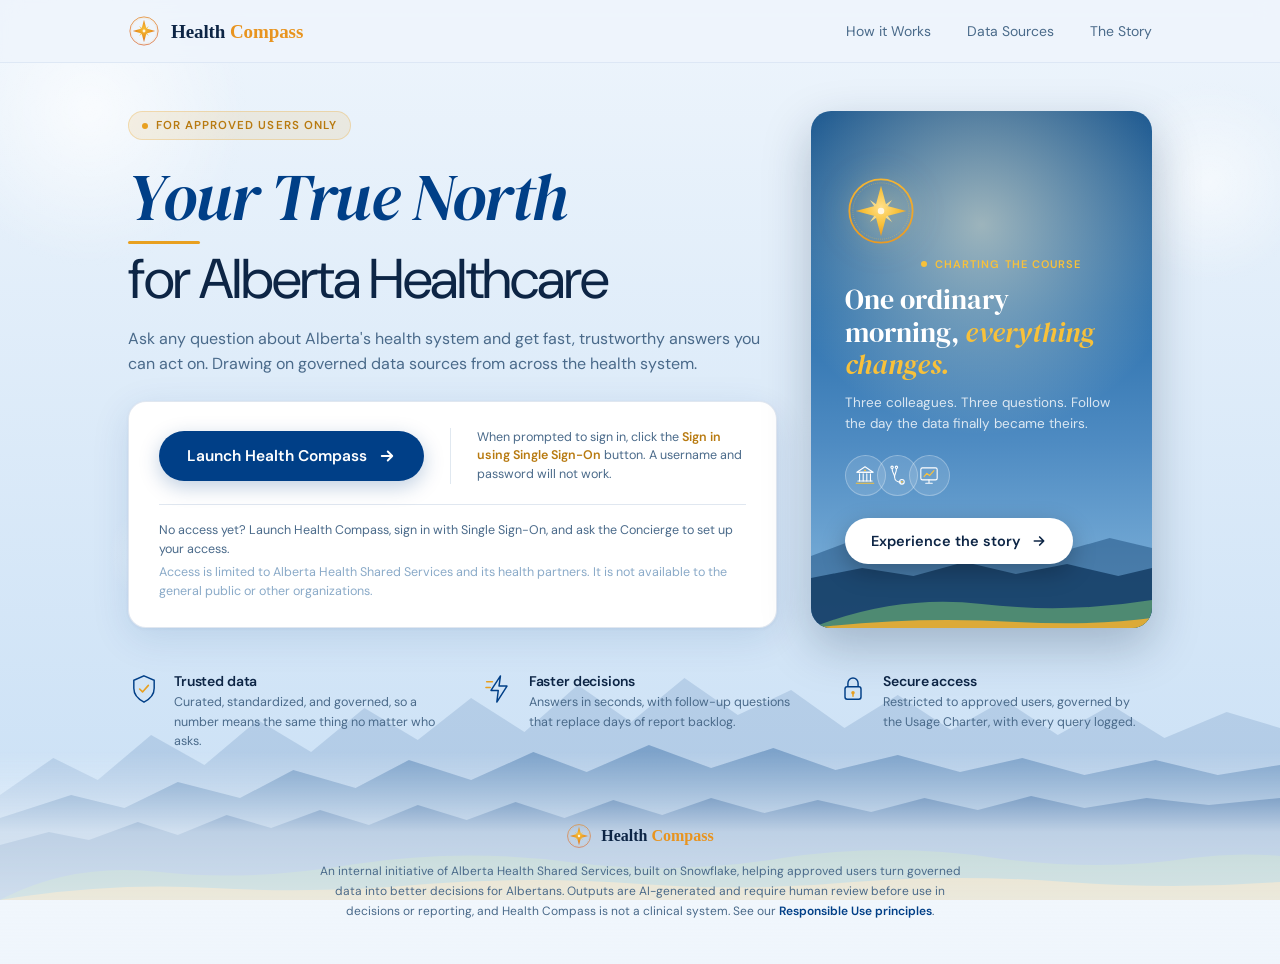
<file: index.html>
<!DOCTYPE html>
<html lang="en">
<head>
    <meta charset="UTF-8">
    <meta name="viewport" content="width=device-width, initial-scale=1.0">
    <title>Alberta's Health Compass</title>
    <meta name="description" content="Alberta's Health Compass: an AI-enabled analytics platform helping health system leaders ask questions in plain language and get fast, trustworthy answers from governed health data. For approved users only.">
    <meta name="robots" content="noindex, nofollow">

    <!-- Favicon -->
    <link rel="icon" type="image/svg+xml" href="[data-uri]">

    <!-- Social / link-preview cards -->
    <meta property="og:type" content="website">
    <meta property="og:title" content="Alberta's Health Compass">
    <meta property="og:description" content="Ask any question about Alberta's health system and get fast, trustworthy answers you can act on. For approved users only.">
    <meta property="og:site_name" content="Alberta Health Shared Services">
    <meta name="twitter:card" content="summary">
    <meta name="twitter:title" content="Alberta's Health Compass">
    <meta name="twitter:description" content="Ask any question about Alberta's health system and get fast, trustworthy answers you can act on. For approved users only.">

    <link rel="preconnect" href="https://fonts.googleapis.com">
    <link rel="preconnect" href="https://fonts.gstatic.com" crossorigin>
    <link href="https://fonts.googleapis.com/css2?family=DM+Sans:opsz,wght@9..40,300;9..40,400;9..40,500;9..40,600&family=DM+Serif+Display:ital@0;1&display=swap" rel="stylesheet">
    <style>

*, *::before, *::after { margin: 0; padding: 0; box-sizing: border-box; }

:root {
    --sky-top:      #EEF5FC;
    --sky-bottom:   #C8DFF5;
    --blue:         #003F87;
    --blue-mid:     #1A5EA8;
    --blue-light:   #4A82C0;
    --gold:         #E8A020;
    --gold-dark:    #B87A10;
    --navy:         #0D2545;
    --text-muted:   #4A6A8A;
    --text-subtle:  #8AAAC8;
    --white:        #ffffff;
    --card-bg:      rgba(255,255,255,0.82);
    --card-border:  rgba(0,63,135,0.12);
}

html, body {
    min-height: 100vh;
    font-family: 'DM Sans', -apple-system, BlinkMacSystemFont, sans-serif;
    color: var(--navy);
    background: linear-gradient(180deg, var(--sky-top) 0%, var(--sky-bottom) 100%);
    background-attachment: fixed;
    overflow-x: clip;
}
body { display: flex; flex-direction: column; }

/* ── Bokeh ── */
.bokeh { position: fixed; border-radius: 50%; pointer-events: none; z-index: 0; animation: drift 28s infinite ease-in-out; }
.bokeh:nth-child(1) { width: 340px; height: 340px; top: -60px; left: -80px;  background: radial-gradient(circle, rgba(255,255,255,0.7) 0%, transparent 65%); animation-delay: 0s; }
.bokeh:nth-child(2) { width: 220px; height: 220px; top: 8%;   right: -40px;  background: radial-gradient(circle, rgba(255,255,255,0.55) 0%, transparent 65%); animation-delay: 5s; }
.bokeh:nth-child(3) { width: 160px; height: 160px; top: 38%;  left: 62%;     background: radial-gradient(circle, rgba(255,255,255,0.45) 0%, transparent 65%); animation-delay: 10s; }
.bokeh:nth-child(4) { width: 120px; height: 120px; top: 55%;  left: 8%;      background: radial-gradient(circle, rgba(255,255,255,0.4) 0%, transparent 65%); animation-delay: 15s; }
@keyframes drift { 0%,100% { transform: translateY(0) translateX(0); } 50% { transform: translateY(-28px) translateX(18px); } }

/* ── Mountain landscape ── */
.mountains { position: fixed; bottom: 0; left: 0; right: 0; height: 260px; pointer-events: none; z-index: 0; }
.mountains svg { width: 100%; height: 100%; display: block; }

/* ── Header ── */
header { position: sticky; top: 0; z-index: 100; background: rgba(238,245,252,0.82); backdrop-filter: blur(10px); border-bottom: 1px solid rgba(0,63,135,0.07); }
.header-inner { max-width: 1120px; margin: 0 auto; padding: 15px 48px; display: flex; justify-content: space-between; align-items: center; }
.compass-logo { display: flex; align-items: center; gap: 11px; text-decoration: none; }
.compass-logo-icon { width: 32px; height: 32px; flex-shrink: 0; }
.compass-logo-icon svg { width: 100%; height: 100%; }
.compass-logo-text { font-family: Georgia, 'Times New Roman', serif; font-size: 19px; font-weight: 700; letter-spacing: -0.005em; line-height: 1; }
.compass-logo-text .wm-health  { color: var(--navy); }
.compass-logo-text .wm-compass { color: #E8941F; }
nav { display: flex; gap: 36px; align-items: center; }
nav button.nav-link { font-family: 'DM Sans', sans-serif; background: none; border: none; color: var(--text-muted); font-size: 14px; font-weight: 400; transition: color 0.2s; cursor: pointer; padding: 0; }
nav button.nav-link:hover { color: var(--blue); }
nav button.nav-link:focus-visible { outline: 2px solid var(--blue); outline-offset: 3px; border-radius: 3px; }

/* ── Main ── */
main { position: relative; z-index: 10; max-width: 1120px; margin: 48px auto 0; padding: 0 48px; }

/* ── Hero split (launch left, story rail right) ── */
.hero-split { display: grid; grid-template-columns: 1.9fr 1fr; gap: 34px; align-items: stretch; }
.hero-left { min-width: 0; }
.rail { position: relative; overflow: hidden; color: #fff; border-radius: 20px; display: flex; flex-direction: column; justify-content: center; padding: 38px 34px; background: linear-gradient(180deg, #19568F 0%, #2E72AE 38%, #4E8BC2 64%, #86B8DE 100%); box-shadow: 0 18px 48px rgba(13,37,69,0.26); }
.rail::after { content: ''; position: absolute; inset: 0; background: radial-gradient(circle at 50% 22%, rgba(255,244,210,0.55), transparent 48%); pointer-events: none; }
.rail-mtn { position: absolute; left: 0; right: 0; bottom: 0; height: 130px; }
.rail-mtn svg { width: 100%; height: 100%; display: block; }
.rail-inner { position: relative; z-index: 2; }
.rail-glow { width: 72px; height: 72px; margin-bottom: 20px; filter: drop-shadow(0 0 14px rgba(255,224,138,0.55)); }
.rail-eyebrow { display: inline-flex; align-items: center; gap: 8px; font-size: 11px; font-weight: 600; letter-spacing: 0.1em; text-transform: uppercase; color: #F8C13A; margin-bottom: 12px; }
.rail-eyebrow .dot { width: 6px; height: 6px; border-radius: 50%; background: #F8C13A; }
.rail h2 { font-family: 'DM Serif Display', Georgia, serif; font-weight: 400; font-size: 28px; line-height: 1.16; margin-bottom: 11px; color: #fff; }
.rail h2 em { font-style: italic; color: #F8C13A; }
.rail p { font-size: 13.5px; line-height: 1.6; color: rgba(255,255,255,0.80); margin-bottom: 20px; max-width: 290px; }
.rail-icons { display: flex; margin-bottom: 22px; }
.rail-icons .ti { width: 41px; height: 41px; border-radius: 50%; background: rgba(255,255,255,0.12); border: 1px solid rgba(255,255,255,0.28); display: flex; align-items: center; justify-content: center; margin-left: -9px; }
.rail-icons .ti:first-child { margin-left: 0; }
.rail-icons .ti svg { width: 24px; height: 24px; }
.rail-cta { display: inline-flex; align-items: center; gap: 10px; background: #fff; color: var(--navy); font-size: 14.5px; font-weight: 600; text-decoration: none; padding: 14px 26px; border-radius: 50px; box-shadow: 0 8px 24px rgba(0,0,0,0.26); transition: transform 0.15s, box-shadow 0.2s; align-self: flex-start; }
.rail-cta:hover { transform: translateY(-1px); box-shadow: 0 12px 30px rgba(0,0,0,0.32); }
.rail-cta svg { width: 16px; height: 16px; }

.eyebrow {
    display: inline-flex; align-items: center; gap: 8px;
    font-size: 11.5px; font-weight: 600; letter-spacing: 0.09em; text-transform: uppercase;
    color: var(--gold-dark);
    background: rgba(232,160,32,0.12);
    border: 1px solid rgba(232,160,32,0.28);
    padding: 6px 13px; border-radius: 50px;
    margin-bottom: 22px;
}
.eyebrow .dot { width: 6px; height: 6px; border-radius: 50%; background: var(--gold); }

h1 {
    font-size: 56px; font-weight: 400; line-height: 1.12; letter-spacing: -0.025em;
    margin-bottom: 16px; color: var(--navy);
}
h1 .h1-serif {
    font-family: 'DM Serif Display', Georgia, serif; font-style: italic; font-weight: 400;
    display: block; font-size: 66px; color: var(--blue); line-height: 1.08;
}
h1 .h1-serif::after { content: ''; display: block; width: 72px; height: 3px; background: var(--gold); border-radius: 2px; margin-top: 8px; margin-bottom: 4px; }

.subtitle { color: var(--text-muted); font-size: 16px; font-weight: 400; line-height: 1.55; margin-bottom: 24px; max-width: 680px; }

/* ── Hero panel (Option B) ── */
.hero-panel {
    background: var(--white);
    border: 1px solid var(--card-border);
    border-radius: 18px;
    padding: 26px 30px;
    box-shadow: 0 10px 38px rgba(0,63,135,0.12), 0 1px 4px rgba(0,63,135,0.06);
}
.hero-top { display: flex; align-items: center; gap: 26px; flex-wrap: wrap; }
.launch-btn {
    display: inline-flex; align-items: center; gap: 11px;
    background: var(--blue); color: var(--white);
    font-family: 'DM Sans', sans-serif; font-size: 15.5px; font-weight: 600;
    text-decoration: none; padding: 15px 28px; border-radius: 50px;
    box-shadow: 0 6px 20px rgba(0,63,135,0.25);
    transition: background 0.2s, transform 0.15s, box-shadow 0.2s;
    flex-shrink: 0;
}
.launch-btn:hover { background: var(--blue-mid); transform: translateY(-1px); box-shadow: 0 8px 26px rgba(0,63,135,0.30); }
.launch-btn:active { transform: translateY(0); }
.launch-btn svg { width: 18px; height: 18px; }

.sso-line { font-size: 12.5px; color: var(--text-muted); line-height: 1.5; flex: 1; min-width: 230px; padding-left: 26px; border-left: 1px solid var(--card-border); }
.sso-line strong { color: var(--gold-dark); font-weight: 600; }

.access-line {
    font-size: 12.5px; color: var(--text-muted); line-height: 1.55;
    margin-top: 20px; padding-top: 16px; border-top: 1px solid var(--card-border);
}
.access-line p { margin: 0; }
.access-line .access-sub { color: var(--text-subtle); margin-top: 3px; }
.access-line a { color: var(--blue); font-weight: 600; text-decoration: none; }
.access-line a:hover { text-decoration: underline; }

/* ── Value row (borderless) ── */
.values { display: flex; gap: 40px; margin-top: 44px; flex-wrap: wrap; }
.value { flex: 1; min-width: 200px; display: flex; gap: 14px; align-items: flex-start; }
.value-icon { width: 32px; height: 32px; flex-shrink: 0; margin-top: 1px; }
.value-icon svg { width: 100%; height: 100%; }
.value h3 { font-size: 14px; font-weight: 600; color: var(--navy); margin-bottom: 3px; letter-spacing: -0.01em; }
.value p { font-size: 12.5px; color: var(--text-muted); line-height: 1.55; }

/* ── Footer ── */
footer { position: relative; z-index: 10; margin-top: auto; }
footer::before { content: ''; position: absolute; inset: 0; z-index: -1; background: linear-gradient(180deg, rgba(238,245,252,0) 0%, rgba(238,245,252,0.75) 38%, rgba(238,245,252,0.92) 100%); pointer-events: none; }
.footer-inner { max-width: 720px; margin: 0 auto; padding: 72px 28px 42px; display: flex; flex-direction: column; align-items: center; text-align: center; gap: 13px; }
.footer-mark { display: flex; align-items: center; gap: 9px; }
.footer-mark svg { width: 26px; height: 26px; }
.footer-mark .fwm { font-family: Georgia, 'Times New Roman', serif; font-size: 16px; font-weight: 700; line-height: 1; }
.footer-mark .fwm .h { color: var(--navy); }
.footer-mark .fwm .c { color: #E8941F; }
.footer-statement { font-size: 12px; color: var(--text-muted); line-height: 1.65; max-width: 660px; }
.footer-statement a { color: var(--blue); font-weight: 600; text-decoration: none; cursor: pointer; }
.footer-statement a:hover { text-decoration: underline; }

/* ── Responsive ── */
@media (max-width: 768px) {
    .header-inner { padding: 14px 24px; }
    nav { gap: 20px; }
    main { padding: 0 24px; margin-top: 28px; }
    h1 { font-size: 36px; }
    h1 .h1-serif { font-size: 44px; }
    .hero-split { grid-template-columns: 1fr; gap: 22px; }
    .sso-line { border-left: none; padding-left: 0; }
    .rail { padding: 32px 26px; }
    .values { flex-direction: column; gap: 22px; margin-top: 34px; }
    .footer-inner { padding: 44px 24px 28px; }
    .mountains { height: 160px; }
}

/* ── Modals ── */
.info-overlay { position: fixed; inset: 0; background: rgba(13,37,69,0.55); display: none; align-items: center; justify-content: center; z-index: 2000; backdrop-filter: blur(6px); }
.info-overlay.show { display: flex; }
.info-modal { background: var(--white); border-radius: 14px; max-width: 660px; width: 90%; max-height: 85vh; overflow: hidden; display: flex; flex-direction: column; box-shadow: 0 24px 72px rgba(13,37,69,0.22); animation: slideIn 0.22s ease-out; }
@keyframes slideIn { from { transform: translateY(-14px); opacity: 0; } to { transform: translateY(0); opacity: 1; } }
.info-modal-header { background: var(--blue); padding: 16px 22px; display: flex; justify-content: space-between; align-items: center; }
.info-modal-header h2 { font-family: 'DM Serif Display', Georgia, serif; font-size: 19px; font-weight: 400; color: white; margin: 0; }
.info-modal-header p { font-size: 12.5px; margin: 3px 0 0; color: rgba(255,255,255,0.75); }
.close-popup { background: none; border: none; color: rgba(255,255,255,0.7); font-size: 22px; cursor: pointer; width: 30px; height: 30px; display: flex; align-items: center; justify-content: center; border-radius: 6px; transition: all 0.2s; }
.close-popup:hover { background: rgba(255,255,255,0.15); color: white; }
.info-modal-body { padding: 20px 22px; overflow-y: auto; flex: 1; min-height: 0; }
.info-modal-body::-webkit-scrollbar { width: 4px; }
.info-modal-body::-webkit-scrollbar-thumb { background: #C8DFF5; border-radius: 2px; }
.info-grid { display: grid; grid-template-columns: repeat(2,1fr); gap: 14px; }
.info-card { position: relative; background: #F4F9FE; padding: 18px; border-radius: 10px; border-left: 3px solid var(--gold); transition: transform 0.18s ease, box-shadow 0.18s ease; }
.info-card:hover { transform: translateY(-2px); box-shadow: 0 8px 22px rgba(0,63,135,0.10); }
.info-card-icon { width: 30px; height: 30px; margin-bottom: 11px; }
.info-card-icon svg { width: 100%; height: 100%; display: block; }
.info-card h3 { color: var(--navy); font-size: 13.5px; font-weight: 600; margin-bottom: 5px; }
.info-card p { color: var(--text-muted); font-size: 12.5px; line-height: 1.55; margin: 0; }
.info-card.soon { border-left-color: #C4D4E5; }
.info-card.soon .info-card-icon { opacity: 0.5; }
.info-card.soon h3 { color: var(--text-muted); }
.status { display: inline-flex; align-items: center; gap: 5px; font-size: 9px; font-weight: 700; letter-spacing: 0.07em; text-transform: uppercase; padding: 3px 8px; border-radius: 50px; position: absolute; top: 14px; right: 14px; }
.status.live { background: rgba(34,139,84,0.12); color: #1B7A45; }
.status.live .ld { width: 6px; height: 6px; border-radius: 50%; background: #21A35A; box-shadow: 0 0 0 3px rgba(33,163,90,0.20); }
.status.soon { background: #E7EEF6; color: #6A86A4; }
.step-card { background: #F4F9FE; border: 1px solid #E0EDF8; padding: 14px 16px; border-radius: 10px; margin-bottom: 10px; display: flex; gap: 14px; }
.step-card:last-child { margin-bottom: 0; }
.step-icon-img { width: 36px; height: 36px; margin-bottom: 8px; display: block; }
.step-number { background: var(--blue); color: white; width: 34px; height: 34px; border-radius: 50%; display: flex; align-items: center; justify-content: center; font-weight: 700; font-size: 14px; flex-shrink: 0; }
.step-ic { background: var(--blue); width: 36px; height: 36px; border-radius: 50%; display: flex; align-items: center; justify-content: center; flex-shrink: 0; box-shadow: 0 3px 9px rgba(0,63,135,0.22); }
.step-ic svg { width: 19px; height: 19px; }
.sso-emph { color: var(--gold-dark); font-weight: 600; }
.verified-emph { color: #1B7A45; font-weight: 600; }
.ru-intro { background: rgba(0,63,135,0.04); border-left: 3px solid var(--gold); border-radius: 0 10px 10px 0; padding: 16px 18px; margin-bottom: 18px; }
.ru-intro p { font-family: 'DM Serif Display', Georgia, serif; font-style: italic; font-size: 15px; line-height: 1.55; color: var(--navy); margin: 0; }
.ru-lead { font-size: 13px; color: var(--text-muted); line-height: 1.6; margin-bottom: 16px; }
.ru-list { list-style: none; margin: 0; padding: 0; }
.ru-list li { position: relative; padding: 0 0 13px 26px; margin-bottom: 13px; border-bottom: 1px solid #EDF3FA; }
.ru-list li:last-child { border-bottom: none; margin-bottom: 0; padding-bottom: 0; }
.ru-list li::before { content: ''; position: absolute; left: 4px; top: 5px; width: 8px; height: 8px; border-radius: 50%; background: var(--gold); box-shadow: 0 0 0 3px rgba(232,160,32,0.16); }
.ru-t { display: block; font-size: 13.5px; font-weight: 600; color: var(--navy); margin-bottom: 2px; }
.ru-d { display: block; font-size: 12.5px; color: var(--text-muted); line-height: 1.55; }
.step-content h3 { color: var(--gold-dark); font-size: 9.5px; font-weight: 700; margin-bottom: 2px; text-transform: uppercase; letter-spacing: 0.08em; }
.step-content h4 { color: var(--navy); font-size: 13.5px; font-weight: 600; margin-bottom: 3px; }
.step-content p { color: var(--text-muted); font-size: 12.5px; line-height: 1.5; margin-bottom: 3px; }
.step-content .example { color: var(--text-subtle); font-size: 11.5px; font-style: italic; margin: 2px 0 0; }
.info-footer { padding: 12px 22px; border-top: 1px solid #E4EDF5; background: #F7FAFE; display: flex; align-items: center; gap: 10px; }
.info-footer-icon { color: var(--gold); display: inline-flex; align-items: center; }
.info-footer-icon svg { width: 17px; height: 17px; display: block; }
.info-footer-text { color: var(--text-muted); font-size: 12.5px; }
.info-modal-close-btn { padding: 8px 18px; background: var(--blue); color: white; border: none; border-radius: 6px; font-family: 'DM Sans', sans-serif; font-size: 13px; font-weight: 600; cursor: pointer; margin-left: auto; transition: background 0.2s; }
.info-modal-close-btn:hover { background: var(--blue-mid); }
@media (max-width: 768px) { .info-grid { grid-template-columns: 1fr; } .step-card { flex-direction: column; } .info-modal { width: 95%; max-height: 90vh; } }

/* ── Story (Charting the Course) styles defined above ── */


    </style>
</head>
<body>

    <!-- Bokeh light orbs -->
    <div class="bokeh"></div>
    <div class="bokeh"></div>
    <div class="bokeh"></div>
    <div class="bokeh"></div>

    <!-- Mountain landscape -->
    <div class="mountains" aria-hidden="true">
        <svg viewBox="0 0 1440 260" preserveAspectRatio="none" xmlns="http://www.w3.org/2000/svg">
            <path d="M0 260 L0 155 L60 118 L110 140 L170 95 L230 125 L290 80 L350 112 L410 68 L470 100 L530 58 L590 92 L650 45 L710 82 L770 38 L830 75 L890 50 L950 88 L1010 55 L1070 90 L1130 60 L1190 95 L1250 65 L1310 98 L1380 72 L1440 88 L1440 260 Z" fill="#003F87" opacity="0.13"/>
            <path d="M0 260 L0 178 L80 155 L140 168 L200 142 L270 158 L330 130 L400 148 L460 120 L530 140 L600 112 L660 132 L730 105 L800 128 L870 108 L940 130 L1010 115 L1080 132 L1150 118 L1220 135 L1300 120 L1370 135 L1440 125 L1440 260 Z" fill="#003F87" opacity="0.30"/>
            <path d="M0 260 L0 205 L55 192 L100 200 L155 182 L200 195 L255 175 L305 188 L360 170 L415 185 L470 165 L525 180 L580 162 L635 178 L690 160 L745 175 L800 158 L860 173 L920 160 L980 172 L1040 158 L1100 170 L1160 156 L1220 168 L1290 158 L1360 165 L1440 158 L1440 260 Z" fill="#003F87" opacity="0.62"/>
            <path d="M0 260 Q80 222 180 232 Q280 242 400 224 Q520 208 640 222 Q760 236 880 218 Q1000 202 1120 218 Q1240 232 1340 218 Q1390 212 1440 216 L1440 260 Z" fill="#4E8A72"/>
            <path d="M0 260 Q120 242 240 248 Q360 254 480 244 Q600 236 720 244 Q840 252 960 242 Q1080 234 1200 242 Q1320 250 1440 242 L1440 260 Z" fill="#DCAA38"/>
        </svg>
    </div>

    <!-- Header -->
    <header>
      <div class="header-inner">
        <div class="compass-logo">
            <div class="compass-logo-icon">
                <svg viewBox="0 0 512 512" xmlns="http://www.w3.org/2000/svg">
                    <defs>
                        <radialGradient id="markGrad" cx="50%" cy="42%" r="62%">
                            <stop offset="0%" stop-color="#F8C13A"/>
                            <stop offset="55%" stop-color="#E8941F"/>
                            <stop offset="100%" stop-color="#D9663B"/>
                        </radialGradient>
                    </defs>
                    <circle cx="256" cy="256" r="225.28" fill="none" stroke="url(#markGrad)" stroke-width="12.8"/>
                    <circle cx="256" cy="256" r="199.68" fill="none" stroke="#E8941F" stroke-width="4.096" stroke-dasharray="6.144 9.216" opacity="0.75"/>
                    <polygon points="335.0,177.0 280.6,256.0 335.0,335.0 256.0,280.6 177.0,335.0 231.4,256.0 177.0,177.0 256.0,231.4" fill="#F8C13A" opacity="0.9"/>
                    <polygon points="256.0,75.8 294.2,217.8 436.2,256.0 294.2,294.2 256.0,436.2 217.8,294.2 75.8,256.0 217.8,217.8" fill="url(#markGrad)"/>
                    <circle cx="256" cy="256" r="23.04" fill="#FFF6E0"/>
                </svg>
            </div>
            <span class="compass-logo-text"><span class="wm-health">Health</span> <span class="wm-compass">Compass</span></span>
        </div>
        <nav>
            <button type="button" class="nav-link" onclick="openPopup('howItWorksPopup')">How it Works</button>
            <button type="button" class="nav-link" onclick="openPopup('dataSourcesPopup')">Data Sources</button>
            <button type="button" class="nav-link" onclick="window.location.href='charting-the-course.html'">The Story</button>
        </nav>
      </div>
    </header>

    <!-- Main content -->
    <main>
        <div class="hero-split">
            <div class="hero-left">
                <span class="eyebrow"><span class="dot"></span>For approved users only</span>
                <h1>
                    <span class="h1-serif">Your True North</span>
                    for Alberta Healthcare
                </h1>
                <p class="subtitle">Ask any question about Alberta's health system and get fast, trustworthy answers you can act on. Drawing on governed data sources from across the health system.</p>

                <!-- Hero panel -->
                <div class="hero-panel">
                    <div class="hero-top">
                        <a class="launch-btn" href="https://ai.snowflake.com/ca-central-1.aws/lf15825" target="_blank" rel="noopener">
                            Launch Health Compass
                            <svg viewBox="0 0 24 24" fill="none" stroke="white" stroke-width="2.5" stroke-linecap="round" stroke-linejoin="round"><path d="M5 12h14M13 6l6 6-6 6"/></svg>
                        </a>
                        <p class="sso-line">When prompted to sign in, click the <strong>Sign in using Single Sign-On</strong> button. A username and password will not work.</p>
                    </div>
                    <div class="access-line">
                        <p>No access yet? Launch Health Compass, sign in with Single Sign-On, and ask the Concierge to set up your access.</p>
                        <p class="access-sub">Access is limited to Alberta Health Shared Services and its health partners. It is not available to the general public or other organizations.</p>
                    </div>
                </div>
            </div>

            <!-- Story rail -->
            <div class="rail" id="story">
                <div class="rail-mtn"><svg viewBox="0 0 400 130" preserveAspectRatio="none" xmlns="http://www.w3.org/2000/svg"><path d="M0 130 L0 58 L50 42 L100 54 L150 36 L200 50 L250 38 L300 52 L350 40 L400 50 L400 130Z" fill="#1C4E7E" opacity="0.5"/><path d="M0 130 L0 80 L60 70 L120 78 L180 64 L240 76 L300 66 L360 78 L400 70 L400 130Z" fill="#143E66" opacity="0.85"/><path d="M0 130 Q100 96 200 106 Q300 116 400 102 L400 130Z" fill="#4E8A72"/><path d="M0 130 Q120 118 240 124 Q330 128 400 120 L400 130Z" fill="#DCAA38"/></svg></div>
                <div class="rail-inner">
                    <svg class="rail-glow" viewBox="0 0 512 512" xmlns="http://www.w3.org/2000/svg"><defs><radialGradient id="railGrad" cx="50%" cy="42%" r="62%"><stop offset="0%" stop-color="#FFE08A"/><stop offset="55%" stop-color="#F8C13A"/><stop offset="100%" stop-color="#E8941F"/></radialGradient></defs><circle cx="256" cy="256" r="225" fill="none" stroke="url(#railGrad)" stroke-width="13"/><circle cx="256" cy="256" r="200" fill="none" stroke="#F8C13A" stroke-width="4" stroke-dasharray="6 9" opacity="0.8"/><polygon points="335,177 280.6,256 335,335 256,280.6 177,335 231.4,256 177,177 256,231.4" fill="#FFE08A" opacity="0.9"/><polygon points="256,75.8 294.2,217.8 436.2,256 294.2,294.2 256,436.2 217.8,294.2 75.8,256 217.8,217.8" fill="url(#railGrad)"/><circle cx="256" cy="256" r="23" fill="#FFF6E0"/></svg>
                    <div class="rail-eyebrow"><span class="dot"></span>Charting the Course</div>
                    <h2>One ordinary morning, <em>everything changes.</em></h2>
                    <p>Three colleagues. Three questions. Follow the day the data finally became theirs.</p>
                    <div class="rail-icons">
                        <span class="ti"><svg viewBox="0 0 44 44" fill="none" xmlns="http://www.w3.org/2000/svg"><path d="M7 17 L22 7 L37 17 Z" stroke="#fff" stroke-width="2" stroke-linejoin="round"/><circle cx="22" cy="13.5" r="1.8" fill="#F8C13A"/><line x1="8" y1="17" x2="36" y2="17" stroke="#fff" stroke-width="2" stroke-linecap="round"/><g stroke="#fff" stroke-width="2" stroke-linecap="round"><line x1="12" y1="20" x2="12" y2="33"/><line x1="18.7" y1="20" x2="18.7" y2="33"/><line x1="25.3" y1="20" x2="25.3" y2="33"/><line x1="32" y1="20" x2="32" y2="33"/></g><line x1="9" y1="33" x2="35" y2="33" stroke="#fff" stroke-width="2" stroke-linecap="round"/><line x1="6" y1="37" x2="38" y2="37" stroke="#F8C13A" stroke-width="2" stroke-linecap="round"/></svg></span>
                        <span class="ti"><svg viewBox="0 0 44 44" fill="none" xmlns="http://www.w3.org/2000/svg"><circle cx="13" cy="8" r="2.2" stroke="#fff" stroke-width="2"/><circle cx="21" cy="8" r="2.2" stroke="#fff" stroke-width="2"/><path d="M13 10.2 C13 19 17.5 20 17.5 25" stroke="#fff" stroke-width="2" stroke-linecap="round"/><path d="M21 10.2 C21 19 17.5 20 17.5 25" stroke="#fff" stroke-width="2" stroke-linecap="round"/><path d="M17.5 25 C17.5 33 25 35 29 35" stroke="#fff" stroke-width="2" stroke-linecap="round"/><circle cx="31" cy="34.5" r="4.3" stroke="#fff" stroke-width="2"/><circle cx="31" cy="34.5" r="1.7" fill="#F8C13A"/></svg></span>
                        <span class="ti"><svg viewBox="0 0 44 44" fill="none" xmlns="http://www.w3.org/2000/svg"><rect x="7" y="9" width="30" height="22" rx="3" stroke="#fff" stroke-width="2"/><path d="M13 25 L18 19 L23 23 L31 14" stroke="#F8C13A" stroke-width="2.2" stroke-linecap="round" stroke-linejoin="round"/><path d="M16 37 H28 M22 31 V37" stroke="#fff" stroke-width="2" stroke-linecap="round"/></svg></span>
                    </div>
                    <a class="rail-cta" href="charting-the-course.html">Experience the story<svg viewBox="0 0 24 24" fill="none" stroke="currentColor" stroke-width="2.5" stroke-linecap="round" stroke-linejoin="round"><path d="M5 12h14M13 6l6 6-6 6"/></svg></a>
                </div>
            </div>
        </div>

        <!-- Value row -->
        <div class="values">
            <div class="value">
                <div class="value-icon">
                    <svg viewBox="0 0 44 44" fill="none" xmlns="http://www.w3.org/2000/svg">
                        <path d="M22 4 L36 10 V21 C36 30 30 36 22 40 C14 36 8 30 8 21 V10 Z" stroke="#003F87" stroke-width="2" fill="none"/>
                        <path d="M16 22 l4 4 8-9" stroke="#E8A020" stroke-width="2.2" stroke-linecap="round" stroke-linejoin="round"/>
                    </svg>
                </div>
                <div>
                    <h3>Trusted data</h3>
                    <p>Curated, standardized, and governed, so a number means the same thing no matter who asks.</p>
                </div>
            </div>
            <div class="value">
                <div class="value-icon">
                    <svg viewBox="0 0 44 44" fill="none" xmlns="http://www.w3.org/2000/svg">
                        <path d="M24 4 L11 24 H21 L19 40 L33 18 H22 Z" stroke="#003F87" stroke-width="2" fill="none" stroke-linejoin="round"/>
                        <path d="M5 12 H13" stroke="#E8A020" stroke-width="2" stroke-linecap="round"/>
                        <path d="M4 20 H10" stroke="#E8A020" stroke-width="2" stroke-linecap="round"/>
                    </svg>
                </div>
                <div>
                    <h3>Faster decisions</h3>
                    <p>Answers in seconds, with follow-up questions that replace days of report backlog.</p>
                </div>
            </div>
            <div class="value">
                <div class="value-icon">
                    <svg viewBox="0 0 44 44" fill="none" xmlns="http://www.w3.org/2000/svg">
                        <rect x="11" y="19" width="22" height="17" rx="3" stroke="#003F87" stroke-width="2"/>
                        <path d="M15 19 V14 a7 7 0 0 1 14 0 V19" stroke="#003F87" stroke-width="2" fill="none"/>
                        <circle cx="22" cy="27" r="2.4" fill="#E8A020"/>
                        <path d="M22 29 V32" stroke="#E8A020" stroke-width="2" stroke-linecap="round"/>
                    </svg>
                </div>
                <div>
                    <h3>Secure access</h3>
                    <p>Restricted to approved users, governed by the Usage Charter, with every query logged.</p>
                </div>
            </div>
        </div>
    </main>

    <!-- Footer -->
    <footer>
      <div class="footer-inner">
        <div class="footer-mark">
            <svg viewBox="0 0 512 512" xmlns="http://www.w3.org/2000/svg"><defs><radialGradient id="ftrGrad" cx="50%" cy="42%" r="62%"><stop offset="0%" stop-color="#F8C13A"/><stop offset="55%" stop-color="#E8941F"/><stop offset="100%" stop-color="#D9663B"/></radialGradient></defs><circle cx="256" cy="256" r="225.28" fill="none" stroke="url(#ftrGrad)" stroke-width="13"/><circle cx="256" cy="256" r="199.68" fill="none" stroke="#E8941F" stroke-width="4" stroke-dasharray="6 9" opacity="0.75"/><polygon points="335,177 280.6,256 335,335 256,280.6 177,335 231.4,256 177,177 256,231.4" fill="#F8C13A" opacity="0.9"/><polygon points="256,75.8 294.2,217.8 436.2,256 294.2,294.2 256,436.2 217.8,294.2 75.8,256 217.8,217.8" fill="url(#ftrGrad)"/><circle cx="256" cy="256" r="23" fill="#FFF6E0"/></svg>
            <span class="fwm"><span class="h">Health</span> <span class="c">Compass</span></span>
        </div>
        <p class="footer-statement">An internal initiative of Alberta Health Shared Services, built on Snowflake, helping approved users turn governed data into better decisions for Albertans. Outputs are AI-generated and require human review before use in decisions or reporting, and Health Compass is not a clinical system. See our <a onclick="openPopup('responsibleUsePopup')">Responsible Use principles</a>.</p>
      </div>
    </footer>

    <!-- How It Works Popup -->
    <div class="info-overlay" id="howItWorksPopup">
        <div class="info-modal">
            <div class="info-modal-header">
                <div><h2>How It Works</h2><p>From sign-in to insight in a few steps</p></div>
                <button class="close-popup" onclick="closePopup('howItWorksPopup')" aria-label="Close">&#x2715;</button>
            </div>
            <div class="info-modal-body">
                <div class="step-card">
                    <div class="step-ic"><svg viewBox="0 0 24 24" fill="none" xmlns="http://www.w3.org/2000/svg"><circle cx="9" cy="9" r="4.5" stroke="#fff" stroke-width="1.8"/><path d="M12.2 12.2 L19 19 M16.5 19 H19 V16.5" stroke="#fff" stroke-width="1.8" stroke-linecap="round" stroke-linejoin="round"/><circle cx="9" cy="9" r="1.4" fill="#F8C13A"/></svg></div>
                    <div class="step-content">
                        <h3>Step 1</h3>
                        <h4>Sign in using Single Sign-On</h4>
                        <p>Launch the Health Compass and, when prompted, click the <strong class="sso-emph">Sign in using Single Sign-On</strong> button. Username and password sign-in will not work.</p>
                    </div>
                </div>
                <div class="step-card">
                    <div class="step-ic"><svg viewBox="0 0 24 24" fill="none" xmlns="http://www.w3.org/2000/svg"><path d="M4 6 a2 2 0 0 1 2-2 H18 a2 2 0 0 1 2 2 V14 a2 2 0 0 1-2 2 H10 l-4 4 V16 H6 a2 2 0 0 1-2-2 Z" stroke="#fff" stroke-width="1.7" stroke-linejoin="round"/><path d="M8 9 H16 M8 12 H13" stroke="#F8C13A" stroke-width="1.7" stroke-linecap="round"/></svg></div>
                    <div class="step-content">
                        <h3>Step 2</h3>
                        <h4>Ask your question</h4>
                        <p>Ask any question about Alberta's health system in plain English. No technical knowledge required.</p>
                        <p class="example">"Compare median ED wait times between Edmonton and Calgary by CTAS level."</p>
                    </div>
                </div>
                <div class="step-card">
                    <div class="step-ic"><svg viewBox="0 0 24 24" fill="none" xmlns="http://www.w3.org/2000/svg"><path d="M12 3 L19 6 V11 C19 15.5 16 18.7 12 20 C8 18.7 5 15.5 5 11 V6 Z" stroke="#fff" stroke-width="1.7" stroke-linejoin="round"/><path d="M9 11.5 l2 2 4-4.5" stroke="#F8C13A" stroke-width="1.9" stroke-linecap="round" stroke-linejoin="round"/></svg></div>
                    <div class="step-content">
                        <h3>Step 3</h3>
                        <h4>Explore &amp; verify</h4>
                        <p>Ask follow-ups, filter, and export. Look for the <strong class="verified-emph">verified query badge</strong> for metrics that match approved definitions. Always apply human review before acting on results.</p>
                    </div>
                </div>
            </div>
            <div class="info-footer">
                <span class="info-footer-icon"><svg viewBox="0 0 24 24" fill="none" xmlns="http://www.w3.org/2000/svg"><path d="M2.5 12 C5 7 9 5 12 5 s7 2 9.5 7 C19 17 15 19 12 19 S5 17 2.5 12 Z" stroke="#003F87" stroke-width="1.6"/><circle cx="12" cy="12" r="3" stroke="#003F87" stroke-width="1.6"/><circle cx="12" cy="12" r="1.3" fill="#E8A020"/></svg></span>
                <span class="info-footer-text">Always verify AI-generated results before acting</span>
                <button class="info-modal-close-btn" onclick="closePopup('howItWorksPopup')">Close</button>
            </div>
        </div>
    </div>

    <!-- Data Sources Popup -->
    <div class="info-overlay" id="dataSourcesPopup">
        <div class="info-modal">
            <div class="info-modal-header">
                <div><h2>Data Sources</h2><p>Live now, with more coming online</p></div>
                <button class="close-popup" onclick="closePopup('dataSourcesPopup')" aria-label="Close">&#x2715;</button>
            </div>
            <div class="info-modal-body">
                <div class="info-grid">
                    <div class="info-card"><span class="status live"><span class="ld"></span>Live</span><div class="info-card-icon"><svg viewBox="0 0 44 44" fill="none" xmlns="http://www.w3.org/2000/svg"><path d="M8 38 V14 L22 7 L36 14 V38" stroke="#003F87" stroke-width="2" stroke-linejoin="round"/><path d="M4 38 H40" stroke="#003F87" stroke-width="2" stroke-linecap="round"/><path d="M22 16 V24 M18 20 H26" stroke="#E8A020" stroke-width="2.2" stroke-linecap="round"/><path d="M17 38 V30 H27 V38" stroke="#003F87" stroke-width="2" stroke-linejoin="round"/></svg></div><h3>Patient Activity</h3><p>Admissions, discharges, transfers, and emergency department visits.</p></div>
                    <div class="info-card soon"><span class="status soon">Coming soon</span><div class="info-card-icon"><svg viewBox="0 0 44 44" fill="none" xmlns="http://www.w3.org/2000/svg"><path d="M7 32 a15 15 0 0 1 30 0" stroke="#003F87" stroke-width="2" stroke-linecap="round"/><path d="M7 32 H37" stroke="#003F87" stroke-width="2" stroke-linecap="round"/><path d="M22 32 L30 19" stroke="#E8A020" stroke-width="2.4" stroke-linecap="round"/><circle cx="22" cy="32" r="2.6" fill="#003F87"/></svg></div><h3>System Capacity</h3><p>Bed occupancy, theatre utilization, staffing ratios, and wait times.</p></div>
                    <div class="info-card soon"><span class="status soon">Coming soon</span><div class="info-card-icon"><svg viewBox="0 0 44 44" fill="none" xmlns="http://www.w3.org/2000/svg"><ellipse cx="22" cy="13" rx="13" ry="5" stroke="#003F87" stroke-width="2"/><path d="M9 13 V31 c0 2.8 5.8 5 13 5 s13-2.2 13-5 V13" stroke="#003F87" stroke-width="2"/><path d="M9 22 c0 2.8 5.8 5 13 5 s13-2.2 13-5" stroke="#003F87" stroke-width="2" opacity="0.5"/><path d="M22 9 V17 M19.5 11 h3.2 a1.8 1.8 0 0 1 0 3.6 h-1.4 a1.8 1.8 0 0 0 0 3.6 h3.2" stroke="#E8A020" stroke-width="1.8" stroke-linecap="round" stroke-linejoin="round"/></svg></div><h3>Clinical Costing</h3><p>Cost per weighted activity, resource use, and procedure-level costing.</p></div>
                    <div class="info-card soon"><span class="status soon">Coming soon</span><div class="info-card-icon"><svg viewBox="0 0 44 44" fill="none" xmlns="http://www.w3.org/2000/svg"><path d="M22 36 C13 30 6 24 6 16.5 A8.5 8.5 0 0 1 22 12 A8.5 8.5 0 0 1 38 16.5 C38 24 31 30 22 36 Z" stroke="#003F87" stroke-width="2" stroke-linejoin="round"/><path d="M12 22 H18 L20.5 17 L24 27 L26.5 22 H32" stroke="#E8A020" stroke-width="2.2" stroke-linecap="round" stroke-linejoin="round"/></svg></div><h3>Quality &amp; Outcomes</h3><p>Readmission rates, length of stay, and complication rates.</p></div>
                    <div class="info-card soon"><span class="status soon">Coming soon</span><div class="info-card-icon"><svg viewBox="0 0 44 44" fill="none" xmlns="http://www.w3.org/2000/svg"><circle cx="16" cy="15" r="5" stroke="#003F87" stroke-width="2"/><path d="M7 35 c0-6 4.5-9 9-9 s9 3 9 9" stroke="#003F87" stroke-width="2" stroke-linecap="round"/><circle cx="30" cy="17" r="4" stroke="#E8A020" stroke-width="2"/><path d="M27 35 c0-5.5 3.5-8.5 8-8.5 s7 3 7 8" stroke="#E8A020" stroke-width="2" stroke-linecap="round" opacity="0.95"/></svg></div><h3>Workforce</h3><p>FTE counts, agency usage, and sick leave rates.</p></div>
                    <div class="info-card soon"><span class="status soon">Coming soon</span><div class="info-card-icon"><svg viewBox="0 0 44 44" fill="none" xmlns="http://www.w3.org/2000/svg"><path d="M19 6 V18 L10 33 a3 3 0 0 0 2.7 4.5 H31.3 A3 3 0 0 0 34 33 L25 18 V6" stroke="#003F87" stroke-width="2" stroke-linejoin="round"/><path d="M16 6 H28" stroke="#003F87" stroke-width="2" stroke-linecap="round"/><path d="M14.5 27 H29.5" stroke="#E8A020" stroke-width="2" stroke-linecap="round"/><circle cx="20" cy="32" r="1.6" fill="#E8A020"/><circle cx="25" cy="31" r="1.3" fill="#E8A020"/></svg></div><h3>Clinical Support Services</h3><p>Volumes, turnaround times, and utilization.</p></div>
                </div>
            </div>
            <div class="info-footer">
                <span class="info-footer-icon"><svg viewBox="0 0 24 24" fill="none" xmlns="http://www.w3.org/2000/svg"><path d="M12 2.5 L4 6 V11.5 C4 16.2 7.4 19.6 12 21.2 C16.6 19.6 20 16.2 20 11.5 V6 Z" stroke="#003F87" stroke-width="1.6"/><path d="M9 12 l2.2 2.2 L15 10" stroke="#E8A020" stroke-width="1.8" stroke-linecap="round" stroke-linejoin="round"/></svg></span>
                <span class="info-footer-text">Patient Activity is live now; coverage expands as new agents come online</span>
                <button class="info-modal-close-btn" onclick="closePopup('dataSourcesPopup')">Close</button>
            </div>
        </div>
    </div>

    <!-- Responsible Use Popup -->
    <div class="info-overlay" id="responsibleUsePopup">
        <div class="info-modal">
            <div class="info-modal-header">
                <div><h2>Responsible Use</h2><p>An act of professional responsibility</p></div>
                <button class="close-popup" onclick="closePopup('responsibleUsePopup')" aria-label="Close">&#x2715;</button>
            </div>
            <div class="info-modal-body">
                <div class="ru-intro">
                    <p>Alberta's Health Compass provides powerful insight into our patients, our capacity, and our costs; but no tool can substitute for human judgment, ethical intent, or professional integrity. Every query, every analysis, and every decision made using the Health Compass is an act of professional responsibility. We are accountable not just for what the data shows, but for why we asked and what we do with the answer.</p>
                </div>
                <p class="ru-lead">Responsible use is a commitment every user makes when granted access. These principles are not a checklist; they are habits of mind to carry into every query.</p>
                <ul class="ru-list">
                    <li><span class="ru-t">Start with a question, not a conclusion</span><span class="ru-d">Define your question first to avoid confirmation bias and selective reporting.</span></li>
                    <li><span class="ru-t">Report the full picture</span><span class="ru-d">Include all relevant findings, even those that contradict your hypothesis.</span></li>
                    <li><span class="ru-t">Be transparent about your starting question</span><span class="ru-d">Share the question you aimed to answer so others can judge scope and interpretation.</span></li>
                    <li><span class="ru-t">Self-critique before presenting</span><span class="ru-d">Check for contradicting metrics, consider whether you would present the same if results were unfavorable, and ensure proper context.</span></li>
                    <li><span class="ru-t">Acknowledge limitations</span><span class="ru-d">Clearly note data gaps, lags, or caveats as part of the analysis.</span></li>
                    <li><span class="ru-t">Seek a second set of eyes</span><span class="ru-d">Have a peer or data steward review key analyses for accuracy and balance.</span></li>
                    <li><span class="ru-t">Usage is auditable</span><span class="ru-d">Remember your queries and activity will be reviewed to support learning and accountability.</span></li>
                    <li><span class="ru-t">Raise concerns</span><span class="ru-d">Investigate unexpected results and consult a data steward when unsure about appropriate use.</span></li>
                </ul>
            </div>
            <div class="info-footer">
                <span class="info-footer-icon"><svg viewBox="0 0 24 24" fill="none" xmlns="http://www.w3.org/2000/svg"><path d="M2.5 12 C5 7 9 5 12 5 s7 2 9.5 7 C19 17 15 19 12 19 S5 17 2.5 12 Z" stroke="#003F87" stroke-width="1.6"/><circle cx="12" cy="12" r="3" stroke="#003F87" stroke-width="1.6"/><circle cx="12" cy="12" r="1.3" fill="#E8A020"/></svg></span>
                <span class="info-footer-text">AI-generated outputs are a starting point, not a final answer</span>
                <button class="info-modal-close-btn" onclick="closePopup('responsibleUsePopup')">Close</button>
            </div>
        </div>
    </div>

    <script>
    function openPopup(id)  { document.getElementById(id).classList.add('show'); }
    function closePopup(id) { document.getElementById(id).classList.remove('show'); }
    document.addEventListener('click', function(e) {
        if (e.target.classList.contains('info-overlay')) e.target.classList.remove('show');
    });
    document.addEventListener('keydown', function(e) {
        if (e.key === 'Escape') document.querySelectorAll('.info-overlay.show').forEach(el => el.classList.remove('show'));
    });
    </script>
</body>
</html>
</file>
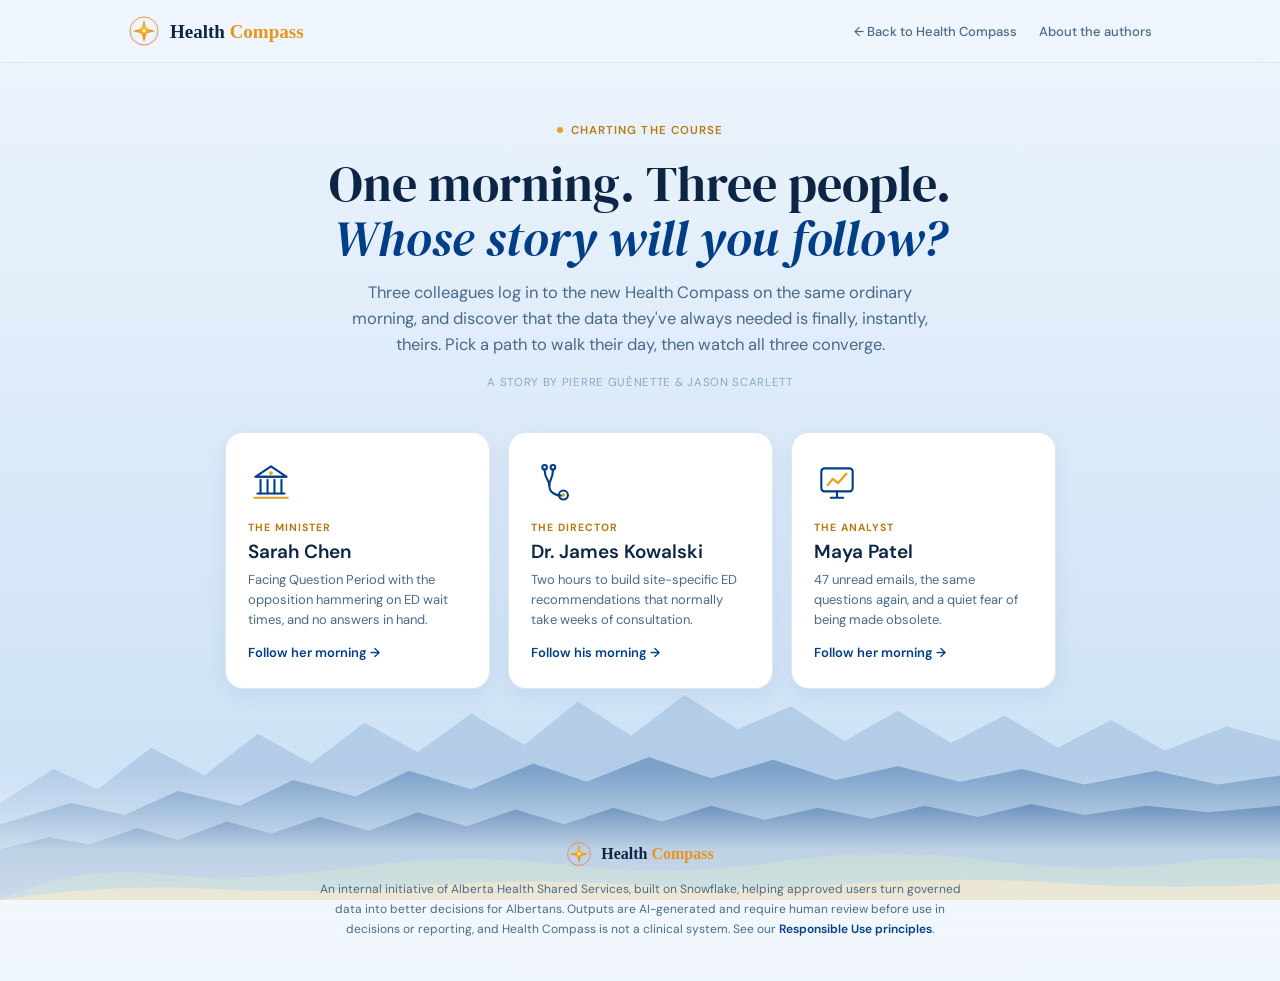
<file: charting-the-course.html>
<!DOCTYPE html>
<html lang="en">
<head>
<meta charset="UTF-8">
<meta name="viewport" content="width=device-width, initial-scale=1.0">
<title>Charting the Course | Alberta's Health Compass</title>
    <link rel="icon" type="image/svg+xml" href="[data-uri]">
<link rel="preconnect" href="https://fonts.googleapis.com">
<link rel="preconnect" href="https://fonts.gstatic.com" crossorigin>
<link href="https://fonts.googleapis.com/css2?family=DM+Sans:opsz,wght@9..40,300;9..40,400;9..40,500;9..40,600&family=DM+Serif+Display:ital@0;1&display=swap" rel="stylesheet">
<style>
*,*::before,*::after{margin:0;padding:0;box-sizing:border-box;}
:root{
  --sky-top:#EEF5FC;--sky-bottom:#C8DFF5;--blue:#003F87;--blue-mid:#1A5EA8;
  --gold:#E8A020;--gold-dark:#B87A10;--brand-orange:#E8941F;--navy:#0D2545;
  --text-muted:#4A6A8A;--text-subtle:#8AAAC8;--white:#fff;--card-border:rgba(0,63,135,0.12);
}
html{scroll-behavior:smooth;}
body{font-family:'DM Sans',sans-serif;color:var(--navy);background:linear-gradient(180deg,var(--sky-top),var(--sky-bottom));background-attachment:fixed;min-height:100vh;display:flex;flex-direction:column;overflow-x:clip;}
.mountains{position:fixed;bottom:0;left:0;right:0;height:240px;pointer-events:none;z-index:0;}
.mountains svg{width:100%;height:100%;display:block;}
.wrap{position:relative;z-index:10;}
.site-footer{position:relative;z-index:10;margin-top:auto;}
.site-footer::before{content:'';position:absolute;inset:0;z-index:-1;background:linear-gradient(180deg,rgba(238,245,252,0) 0%,rgba(238,245,252,0.75) 38%,rgba(238,245,252,0.92) 100%);pointer-events:none;}
.footer-inner{max-width:720px;margin:0 auto;padding:72px 28px 42px;display:flex;flex-direction:column;align-items:center;text-align:center;gap:13px;}
.footer-mark{display:flex;align-items:center;gap:9px;}
.footer-mark svg{width:26px;height:26px;}
.footer-mark .fwm{font-family:Georgia,serif;font-size:16px;font-weight:700;line-height:1;}
.footer-mark .fwm .h{color:var(--navy);}
.footer-mark .fwm .c{color:#E8941F;}
.footer-statement{font-size:12px;color:var(--text-muted);line-height:1.65;max-width:660px;}
.footer-statement a{color:var(--blue);font-weight:600;text-decoration:none;cursor:pointer;}
.footer-statement a:hover{text-decoration:underline;}
@media (max-width:820px){.footer-inner{padding:52px 24px 34px;}.mountains{height:160px;}}

/* header */
.topbar{position:sticky;top:0;z-index:300;background:rgba(238,245,252,0.86);backdrop-filter:blur(10px);border-bottom:1px solid rgba(0,63,135,0.07);}
.topbar-inner{max-width:1120px;margin:0 auto;padding:15px 48px;display:flex;justify-content:space-between;align-items:center;}
.brand{display:flex;align-items:center;gap:10px;text-decoration:none;}
.topnav{display:flex;align-items:center;gap:22px;}
.brand .mark{width:32px;height:32px;}
.brand .wm{font-family:Georgia,serif;font-size:19px;font-weight:700;line-height:1;}
.brand .wm .h{color:var(--navy);}.brand .wm .c{color:var(--brand-orange);}
.topbar a{font-size:13px;color:var(--text-muted);text-decoration:none;font-weight:500;cursor:pointer;}
.topbar a:hover{color:var(--blue);}

.wrap{max-width:1120px;margin:0 auto;padding:0 48px;}

/* chooser */
.chooser{padding:54px 0 80px;text-align:center;}
.eyebrow{display:inline-flex;align-items:center;gap:8px;font-size:11.5px;font-weight:600;letter-spacing:0.09em;text-transform:uppercase;color:var(--gold-dark);margin-bottom:18px;}
.eyebrow .dot{width:6px;height:6px;border-radius:50%;background:var(--gold);}
.chooser h1{font-family:'DM Serif Display',serif;font-weight:400;font-size:50px;line-height:1.1;color:var(--navy);margin-bottom:14px;}
.chooser h1 em{font-style:italic;color:var(--blue);}
.chooser .lead{font-size:16.5px;color:var(--text-muted);max-width:600px;margin:0 auto 16px;line-height:1.6;}
.chooser .byline{font-size:11.5px;letter-spacing:0.06em;text-transform:uppercase;color:var(--text-subtle);margin-bottom:42px;}
.picks{display:flex;gap:18px;justify-content:center;flex-wrap:wrap;}
.pick{flex:1;min-width:230px;max-width:265px;background:var(--white);border:1px solid var(--card-border);border-radius:18px;padding:26px 22px;cursor:pointer;text-align:left;transition:transform .2s,box-shadow .2s,border-color .2s;box-shadow:0 6px 22px rgba(0,63,135,0.08);}
.pick:hover{transform:translateY(-4px);box-shadow:0 14px 36px rgba(0,63,135,0.16);border-color:var(--gold);}
.pick .ic{width:46px;height:46px;margin-bottom:16px;}
.pick .role{font-size:10.5px;font-weight:700;letter-spacing:0.1em;text-transform:uppercase;color:var(--gold-dark);margin-bottom:5px;}
.pick h3{font-size:19px;font-weight:600;color:var(--navy);margin-bottom:6px;}
.pick p{font-size:13px;color:var(--text-muted);line-height:1.55;}
.pick .go{margin-top:14px;font-size:13px;font-weight:600;color:var(--blue);display:inline-flex;align-items:center;gap:6px;}

/* story view */
.story{display:none;}
.story.active{display:block;}
.switchbar{position:sticky;top:59px;z-index:120;display:flex;gap:8px;justify-content:center;background:rgba(238,245,252,0.92);backdrop-filter:blur(10px);padding:12px;margin:0 -28px 26px;flex-wrap:wrap;border-bottom:1px solid rgba(0,63,135,0.06);}
.switchbar button{font-family:'DM Sans',sans-serif;font-size:12.5px;font-weight:600;color:var(--text-muted);background:transparent;border:1px solid var(--card-border);border-radius:50px;padding:8px 15px;cursor:pointer;transition:all .2s;display:inline-flex;align-items:center;gap:7px;}
.switchbar button.on{background:var(--blue);color:#fff;border-color:var(--blue);}
.switchbar button:hover:not(.on){border-color:var(--gold);}
.switchbar button .mini{width:15px;height:15px;}
.switchbar .restart{color:var(--gold-dark);border-color:rgba(232,160,32,0.4);}

.grid{display:grid;grid-template-columns:250px 1fr;gap:46px;align-items:start;padding-bottom:30px;}
.clockcol{position:sticky;top:130px;align-self:start;}
.clock{width:210px;height:210px;margin:0 auto;}
.hand{transform-box:fill-box;transform-origin:bottom center;}
.digital{text-align:center;margin-top:16px;}
.digital .time{font-family:'DM Serif Display',serif;font-size:32px;color:var(--blue);line-height:1;}
.digital .meridiem{font-size:12px;color:var(--text-subtle);margin-top:2px;letter-spacing:0.1em;}
.digital .act{font-size:10.5px;font-weight:700;letter-spacing:0.12em;text-transform:uppercase;color:var(--gold-dark);margin-top:12px;}

.phead{text-align:left;margin-bottom:26px;}
.phead .ic{width:50px;height:50px;margin-bottom:12px;}
.phead .role{font-size:11px;font-weight:700;letter-spacing:0.1em;text-transform:uppercase;color:var(--gold-dark);}
.phead h2{font-family:'DM Serif Display',serif;font-size:34px;color:var(--navy);font-weight:400;line-height:1.1;}
.phead .place{font-size:13px;color:var(--text-subtle);font-style:italic;margin-top:3px;}

.act-divider{margin:34px 0 20px;}
.act-divider .num{font-size:11px;font-weight:700;letter-spacing:0.14em;text-transform:uppercase;color:var(--gold-dark);}
.act-divider .title{font-family:'DM Serif Display',serif;font-style:italic;font-size:27px;color:var(--blue);margin-top:2px;}
.act-divider .tease{font-size:13.5px;color:var(--text-muted);margin-top:7px;line-height:1.5;}

.beat{background:var(--white);border:1px solid var(--card-border);border-radius:16px;padding:24px 26px;margin-bottom:20px;box-shadow:0 8px 28px rgba(0,63,135,0.08);opacity:0;transform:translateY(22px);transition:opacity .6s ease,transform .6s ease;}
.beat.in{opacity:1;transform:none;}
.beat .stamp{display:inline-flex;align-items:center;gap:9px;font-size:12px;font-weight:600;color:var(--gold-dark);margin-bottom:10px;}
.beat .stamp .pin{width:8px;height:8px;border-radius:50%;background:var(--gold);box-shadow:0 0 0 4px rgba(232,160,32,0.18);}
.beat h4{font-size:18px;font-weight:600;color:var(--navy);letter-spacing:-0.01em;margin-bottom:3px;}
.beat .place{font-size:12.5px;color:var(--text-subtle);font-style:italic;margin-bottom:13px;}
.beat p{font-size:14px;line-height:1.66;color:#36506B;margin-bottom:11px;}
.beat p:last-child{margin-bottom:0;}
.beat .who{color:var(--navy);font-weight:600;}

/* chat exchange */
.chat{background:#F4F9FE;border-left:3px solid var(--blue);border-radius:0 10px 10px 0;padding:14px 16px;margin:13px 0;}
.chat .q{color:var(--blue);font-weight:600;font-style:italic;font-size:13.5px;display:block;margin-bottom:9px;}
.chat .a{color:var(--text-muted);font-size:13px;line-height:1.6;}
.chat .a b{color:var(--navy);font-weight:600;}

/* mini charts */
.chart-card{border:1px solid var(--card-border);border-radius:12px;padding:15px 16px 12px;margin:13px 0;background:#FCFDFF;}
.chart-card .ct{font-size:11px;font-weight:700;letter-spacing:0.06em;text-transform:uppercase;color:var(--blue-mid);margin-bottom:10px;}
.chart-card svg{width:100%;height:auto;display:block;}
.chart-card .cap{font-size:11.5px;color:var(--text-subtle);margin-top:8px;line-height:1.45;}
.legend{display:flex;gap:16px;margin-top:9px;font-size:11.5px;color:var(--text-muted);}
.legend span{display:inline-flex;align-items:center;gap:6px;}
.legend .sw{width:14px;height:3px;border-radius:2px;}

/* priority list */
.prio{list-style:none;margin:6px 0 4px;}
.prio li{display:flex;gap:11px;align-items:flex-start;padding:10px 0;border-bottom:1px solid #EDF3FA;font-size:13.5px;line-height:1.5;color:#36506B;}
.prio li:last-child{border-bottom:none;}
.badge{flex-shrink:0;font-size:9.5px;font-weight:700;letter-spacing:0.05em;text-transform:uppercase;padding:3px 8px;border-radius:50px;margin-top:1px;}
.badge.crit{background:#FBE4DD;color:#B23B17;}
.badge.high{background:#FCEFD2;color:#A9740C;}
.badge.med{background:#E1ECF8;color:#2C5C97;}
.prio b{color:var(--navy);}

/* stat row */
.stats{display:flex;gap:12px;margin:13px 0;flex-wrap:wrap;}
.stat{flex:1;min-width:120px;background:#F4F9FE;border-radius:10px;padding:13px 15px;border-left:3px solid var(--gold);}
.stat .n{font-family:'DM Serif Display',serif;font-size:24px;color:var(--blue);line-height:1;}
.stat .l{font-size:11.5px;color:var(--text-muted);margin-top:5px;line-height:1.4;}

/* Maya's email, the hopeful centerpiece */
.email{position:relative;border-radius:18px;padding:2px;background:linear-gradient(135deg,var(--gold),#F8C13A,var(--blue));box-shadow:0 16px 44px rgba(0,63,135,0.18);margin:8px 0 6px;}
.email-inner{background:#fff;border-radius:16px;overflow:hidden;}
.email-bar{background:linear-gradient(90deg,var(--navy),var(--blue));color:#fff;padding:15px 22px;}
.email-bar .frm{font-size:12px;opacity:0.85;}
.email-bar .subj{font-family:'DM Serif Display',serif;font-size:20px;margin-top:3px;}
.email-body{padding:22px 24px;}
.email-body p{font-size:14px;line-height:1.7;color:#33506C;margin-bottom:13px;}
.email-body .hope{font-size:15.5px;line-height:1.65;color:var(--navy);font-weight:500;background:rgba(232,160,32,0.10);border-left:3px solid var(--gold);border-radius:0 10px 10px 0;padding:13px 16px;margin:4px 0 15px;}
.email-body .sig{font-family:'DM Serif Display',serif;font-style:italic;font-size:17px;color:var(--blue);margin-top:4px;}
.email-flag{display:inline-flex;align-items:center;gap:7px;font-size:11px;font-weight:700;letter-spacing:0.1em;text-transform:uppercase;color:var(--gold-dark);margin-bottom:10px;}

/* convergence */
.converge{margin:50px 0 0;padding:40px 34px;background:linear-gradient(180deg,rgba(0,63,135,0.05),rgba(232,160,32,0.07));border-radius:22px;text-align:center;}
.converge .tag{font-size:11px;font-weight:700;letter-spacing:0.14em;text-transform:uppercase;color:var(--gold-dark);margin-bottom:8px;}
.converge h3{font-family:'DM Serif Display',serif;font-style:italic;font-size:32px;color:var(--blue);margin-bottom:16px;}
.converge p{font-size:14.5px;line-height:1.68;color:#36506B;max-width:640px;margin:0 auto 13px;text-align:left;}
.converge .center{text-align:center;font-weight:600;color:var(--navy);font-size:17px;margin:24px auto 6px;}
.quote{background:rgba(255,255,255,0.7);border-left:3px solid var(--gold);border-radius:0 14px 14px 0;padding:24px 28px;text-align:left;max-width:660px;margin:24px auto;}
.quote p{font-family:'DM Serif Display',serif;font-style:italic;font-size:19px;line-height:1.5;color:var(--navy);margin:0;}
.needyou{max-width:640px;margin:24px auto 0;text-align:left;}
.needyou .line{font-size:13.5px;color:#36506B;line-height:1.6;padding:7px 0 7px 18px;border-left:2px solid var(--gold);margin-bottom:8px;}
.cta{display:inline-flex;align-items:center;gap:10px;background:var(--blue);color:#fff;font-size:15.5px;font-weight:600;padding:15px 32px;border-radius:50px;text-decoration:none;box-shadow:0 6px 20px rgba(0,63,135,0.25);margin-top:20px;}
.cta:hover{background:var(--blue-mid);}
.authors-link{display:block;margin-top:26px;font-size:13px;color:var(--blue);font-weight:600;cursor:pointer;}
.authors-link:hover{text-decoration:underline;}

/* authors modal */
.overlay{position:fixed;inset:0;background:rgba(13,37,69,0.55);backdrop-filter:blur(6px);display:none;align-items:center;justify-content:center;z-index:500;padding:24px;}
.overlay.show{display:flex;}
.modal{background:#fff;border-radius:16px;max-width:680px;width:100%;max-height:86vh;overflow:hidden;display:flex;flex-direction:column;box-shadow:0 24px 72px rgba(13,37,69,0.25);}
.modal-head{background:var(--blue);color:#fff;padding:16px 24px;display:flex;justify-content:space-between;align-items:center;}
.modal-head h2{font-family:'DM Serif Display',serif;font-size:20px;font-weight:400;}
.modal-head button{background:none;border:none;color:rgba(255,255,255,0.75);font-size:22px;cursor:pointer;line-height:1;}
.modal-head button:hover{color:#fff;}
.modal-body{padding:24px;overflow-y:auto;}
.author{display:flex;gap:16px;margin-bottom:22px;}
.author:last-child{margin-bottom:0;}
.author .av{width:54px;height:54px;border-radius:50%;background:linear-gradient(135deg,var(--blue),var(--blue-mid));color:#fff;display:flex;align-items:center;justify-content:center;font-family:'DM Serif Display',serif;font-size:22px;flex-shrink:0;}
.author h3{font-size:16px;color:var(--navy);margin-bottom:2px;}
.author .ti{font-size:12px;color:var(--gold-dark);font-weight:600;margin-bottom:8px;}
.author p{font-size:13px;line-height:1.6;color:var(--text-muted);}
.copyright{text-align:center;font-size:11px;color:var(--text-subtle);padding:20px;}

.ru-intro{background:rgba(0,63,135,0.04);border-left:3px solid var(--gold);border-radius:0 10px 10px 0;padding:16px 18px;margin-bottom:18px;}
.ru-intro p{font-family:'DM Serif Display',serif;font-style:italic;font-size:15px;line-height:1.55;color:var(--navy);margin:0;}
.ru-lead{font-size:13px;color:var(--text-muted);line-height:1.6;margin-bottom:16px;}
.ru-list{list-style:none;margin:0;padding:0;}
.ru-list li{position:relative;padding:0 0 13px 26px;margin-bottom:13px;border-bottom:1px solid #EDF3FA;}
.ru-list li:last-child{border-bottom:none;margin-bottom:0;padding-bottom:0;}
.ru-list li::before{content:'';position:absolute;left:4px;top:5px;width:8px;height:8px;border-radius:50%;background:var(--gold);box-shadow:0 0 0 3px rgba(232,160,32,0.16);}
.ru-t{display:block;font-size:13.5px;font-weight:600;color:var(--navy);margin-bottom:2px;}
.ru-d{display:block;font-size:12.5px;color:var(--text-muted);line-height:1.55;}
.modal-foot{display:flex;align-items:center;gap:10px;padding:14px 24px;border-top:1px solid #EDF3FA;}
.modal-foot .mf-icon{width:20px;height:20px;flex-shrink:0;}
.modal-foot .mf-text{font-size:11.5px;color:var(--text-muted);line-height:1.4;flex:1;}




@media (max-width:820px){
  .grid{grid-template-columns:1fr;gap:0;}
  .switchbar{top:60px;flex-wrap:nowrap;overflow-x:auto;-webkit-overflow-scrolling:touch;justify-content:flex-start;padding:10px 14px;}
  .switchbar button{flex-shrink:0;font-size:12px;padding:7px 13px;}
  .clockcol{position:sticky;top:116px;z-index:90;background:rgba(238,245,252,0.94);backdrop-filter:blur(8px);border-radius:14px;padding:12px 0;margin-bottom:14px;display:flex;align-items:center;justify-content:center;gap:18px;}
  .clock{width:96px;height:96px;margin:0;}
  .digital{margin-top:0;text-align:left;}
  .digital .time{font-size:24px;}.digital .act{margin-top:4px;}
  .chooser h1{font-size:34px;}
}
@media (prefers-reduced-motion:reduce){
  html{scroll-behavior:auto;}
  .beat{opacity:1;transform:none;transition:none;}
  .hand{transition:none!important;}
}
</style>
</head>
<body>

<div class="mountains" aria-hidden="true">
        <svg viewBox="0 0 1440 260" preserveAspectRatio="none" xmlns="http://www.w3.org/2000/svg">
            <path d="M0 260 L0 155 L60 118 L110 140 L170 95 L230 125 L290 80 L350 112 L410 68 L470 100 L530 58 L590 92 L650 45 L710 82 L770 38 L830 75 L890 50 L950 88 L1010 55 L1070 90 L1130 60 L1190 95 L1250 65 L1310 98 L1380 72 L1440 88 L1440 260 Z" fill="#003F87" opacity="0.13"/>
            <path d="M0 260 L0 178 L80 155 L140 168 L200 142 L270 158 L330 130 L400 148 L460 120 L530 140 L600 112 L660 132 L730 105 L800 128 L870 108 L940 130 L1010 115 L1080 132 L1150 118 L1220 135 L1300 120 L1370 135 L1440 125 L1440 260 Z" fill="#003F87" opacity="0.30"/>
            <path d="M0 260 L0 205 L55 192 L100 200 L155 182 L200 195 L255 175 L305 188 L360 170 L415 185 L470 165 L525 180 L580 162 L635 178 L690 160 L745 175 L800 158 L860 173 L920 160 L980 172 L1040 158 L1100 170 L1160 156 L1220 168 L1290 158 L1360 165 L1440 158 L1440 260 Z" fill="#003F87" opacity="0.62"/>
            <path d="M0 260 Q80 222 180 232 Q280 242 400 224 Q520 208 640 222 Q760 236 880 218 Q1000 202 1120 218 Q1240 232 1340 218 Q1390 212 1440 216 L1440 260 Z" fill="#4E8A72"/>
            <path d="M0 260 Q120 242 240 248 Q360 254 480 244 Q600 236 720 244 Q840 252 960 242 Q1080 234 1200 242 Q1320 250 1440 242 L1440 260 Z" fill="#DCAA38"/>
        </svg>
    </div>


<div class="topbar"><div class="topbar-inner">
  <a class="brand" href="index.html" title="Back to Health Compass">
    <svg class="mark" viewBox="0 0 512 512" xmlns="http://www.w3.org/2000/svg"><defs><radialGradient id="bg" cx="50%" cy="42%" r="62%"><stop offset="0%" stop-color="#F8C13A"/><stop offset="55%" stop-color="#E8941F"/><stop offset="100%" stop-color="#D9663B"/></radialGradient></defs><circle cx="256" cy="256" r="225" fill="none" stroke="url(#bg)" stroke-width="13"/><circle cx="256" cy="256" r="200" fill="none" stroke="#E8941F" stroke-width="4" stroke-dasharray="6 9" opacity="0.75"/><polygon points="335,177 280.6,256 335,335 256,280.6 177,335 231.4,256 177,177 256,231.4" fill="#F8C13A" opacity="0.9"/><polygon points="256,75.8 294.2,217.8 436.2,256 294.2,294.2 256,436.2 217.8,294.2 75.8,256 217.8,217.8" fill="url(#bg)"/><circle cx="256" cy="256" r="23" fill="#FFF6E0"/></svg>
    <span class="wm"><span class="h">Health</span> <span class="c">Compass</span></span>
  </a>
  <div class="topnav">
    <a href="index.html">&larr; Back to Health Compass</a>
    <a onclick="openAuthors()">About the authors</a>
  </div>
</div></div>

<div class="wrap">
  <!-- CHOOSER -->
  <div class="chooser" id="chooser">
    <div class="eyebrow"><span class="dot"></span>Charting the Course</div>
    <h1>One morning. Three people.<br><em>Whose story will you follow?</em></h1>
    <p class="lead">Three colleagues log in to the new Health Compass on the same ordinary morning, and discover that the data they've always needed is finally, instantly, theirs. Pick a path to walk their day, then watch all three converge.</p>
    <div class="byline">A story by Pierre Guénette &amp; Jason Scarlett</div>
    <div class="picks">
      <div class="pick" onclick="openPath('minister')">
        <div class="ic" id="ic-min"></div>
        <div class="role">The Minister</div>
        <h3>Sarah Chen</h3>
        <p>Facing Question Period with the opposition hammering on ED wait times, and no answers in hand.</p>
        <div class="go">Follow her morning →</div>
      </div>
      <div class="pick" onclick="openPath('director')">
        <div class="ic" id="ic-dir"></div>
        <div class="role">The Director</div>
        <h3>Dr. James Kowalski</h3>
        <p>Two hours to build site-specific ED recommendations that normally take weeks of consultation.</p>
        <div class="go">Follow his morning →</div>
      </div>
      <div class="pick" onclick="openPath('analyst')">
        <div class="ic" id="ic-ana"></div>
        <div class="role">The Analyst</div>
        <h3>Maya Patel</h3>
        <p>47 unread emails, the same questions again, and a quiet fear of being made obsolete.</p>
        <div class="go">Follow her morning →</div>
      </div>
    </div>
  </div>

  <!-- STORY -->
  <div class="story" id="storyView">
    <div class="switchbar" id="switchbar"></div>
    <div class="grid">
      <div class="clockcol">
        <svg class="clock" viewBox="0 0 200 200" xmlns="http://www.w3.org/2000/svg">
          <defs><radialGradient id="cg" cx="50%" cy="42%" r="62%"><stop offset="0%" stop-color="#F8C13A"/><stop offset="55%" stop-color="#E8941F"/><stop offset="100%" stop-color="#D9663B"/></radialGradient></defs>
          <circle cx="100" cy="100" r="92" fill="#fff" stroke="url(#cg)" stroke-width="5"/>
          <circle cx="100" cy="100" r="80" fill="none" stroke="#003F87" stroke-width="1.5" stroke-dasharray="2 7.5" opacity="0.5"/>
          <g id="ticks"></g>
          <line id="hourHand" class="hand" x1="100" y1="100" x2="100" y2="58" stroke="#003F87" stroke-width="5" stroke-linecap="round"/>
          <line id="minHand" class="hand" x1="100" y1="100" x2="100" y2="40" stroke="#E8941F" stroke-width="3.5" stroke-linecap="round"/>
          <circle cx="100" cy="100" r="6" fill="#003F87"/><circle cx="100" cy="100" r="2.5" fill="#FFF6E0"/>
        </svg>
        <div class="digital">
          <div class="time" id="dTime">7:30</div>
          <div class="meridiem" id="dMer">AM</div>
          <div class="act" id="dAct">Act One</div>
        </div>
      </div>
      <div class="beatscol" id="pathBody"></div>
    </div>

    <!-- shared convergence -->
    <div class="converge">
      <div class="tag">Act Three · The paths converge</div>
      <h3>True North</h3>
      <p>By late afternoon, something remarkable was sweeping through Alberta's health system. Minister Chen prepared a Question Period response backed by data she'd explored herself, when challenged, she could speak with confidence because she'd traced the patterns, not read someone else's summary. Dr. Kowalski didn't just present; he launched a task force to redesign ED scheduling. Asked how long it took, he said "About an hour this morning, on my own." The room fell silent, then: "If we can answer this quickly, we need to be asking <span class="who">harder</span> questions."</p>
      <p>And across the system, hundreds of others were having their own revelations. A primary-care director found that attachment rates masked patients leaving within six months. An EMS manager found response targets met on average but with dangerous variation. A cancer planner found acceptable aggregate screening hiding real geographic disparities. <span class="who">These weren't just people getting answers, they were people asking better questions, moving from reactive management to proactive leadership.</span></p>
      <div class="quote"><p>"The goal is not to replace human judgment with artificial intelligence, but to augment human intelligence with artificial capability. The questions that matter most still require human wisdom, we're making the answers easier to find."</p></div>
      <p class="center">6:00 PM. Three screens go dark. The work doesn't stop.</p>
      <p>None of what happened today was magic. It worked because, long before this ordinary morning, a stubborn handful of data owners, engineers, stewards, and analysts decided that "good enough" data was no longer good enough. They cleaned fields no one thanked them for. They argued over the true definition of "admission." They stayed late to make sure Calgary and Edmonton spoke the same language as Grande Prairie and Lethbridge. <span class="who">They are still out there, and they are tired of carrying the weight alone.</span></p>
      <div class="needyou">
        <div class="line">If you're an <b>application owner</b> who winces every time someone says "the data is wrong"…</div>
        <div class="line">If you're a <b>data engineer</b> who wants the tables you build to change a Minister's answer in Question Period…</div>
        <div class="line">If you're an <b>analyst</b> exhausted from answering the same report different ways, who dreams of deeper, meaningful work…</div>
        <div class="line">If you're a <b>clinician or manager</b> who never knows exactly why your numbers don't match the provincial ones…</div>
      </div>
      <p class="center">We need you.</p>
      <p style="text-align:center;">The data is waiting. The Health Compass is ready. Your colleagues are already contributing.</p>
      <a class="cta" href="https://ai.snowflake.com/ahsorg/ahsprod" target="_blank" rel="noopener">Talk to the Concierge<svg width="16" height="16" viewBox="0 0 24 24" fill="none" stroke="#fff" stroke-width="2.5" stroke-linecap="round"><path d="M5 12h14M13 6l6 6-6 6"/></svg></a>
      <p style="text-align:center;font-size:13px;color:var(--text-muted);max-width:520px;margin:12px auto 0;">Sign in with Single Sign-On and ask the Concierge for access, or tell it about the agent your team needs.</p>
      <span class="authors-link" onclick="openAuthors()">About the authors →</span>
    </div>
  </div>
</div>

<!-- AUTHORS MODAL -->
<div class="overlay" id="authorsModal">
  <div class="modal">
    <div class="modal-head"><h2>About the Authors</h2><button onclick="closeAuthors()" aria-label="Close">&times;</button></div>
    <div class="modal-body">
      <div class="author">
        <div class="av">PG</div>
        <div>
          <h3>Pierre Guénette</h3>
          <div class="ti">Lead, Data Analytics Enablement · Health Shared Services</div>
          <p>With more than 14 years in healthcare analytics, Pierre embraces the challenge of extracting the narratives hidden inside complex datasets, rooted in economics training that instilled a systems-level view of healthcare data. Prioritizing user adoption, he redesigned an end-of-life reporting process to align with physician workflows, cutting reporting time from a week to hours, and contributed to a continuing-care clinical software upgrade nominated for the AHS President's Excellence Award. He holds a BSocSc in Economics (University of Ottawa) and an MA in Economics (University of Calgary).</p>
        </div>
      </div>
      <div class="author">
        <div class="av">JS</div>
        <div>
          <h3>Jason Scarlett</h3>
          <div class="ti">Executive Director, Enterprise Data Engineering · Health Shared Services</div>
          <p>Jason supports a province-wide data ecosystem used by more than 500 analysts and 20,000 users. His passion for clear data communication began in 2007, when a cardiac surgery project succeeded only after a better visualization revealed the insight. Across nearly two decades in healthcare he has advanced visual analytics, cloud and AI adoption, and provincial data literacy. Before healthcare he spent five years in manufacturing, designing Western Canada's largest plant. He holds a PhD in Engineering (University of Calgary) and received the Queen Elizabeth II Platinum Jubilee Medal for his contributions during COVID-19.</p>
        </div>
      </div>
      <div class="copyright">© 2026 Pierre Guénette and Jason Scarlett. All rights reserved.</div>
    </div>
  </div>
</div>


<div class="overlay" id="responsibleModal">
  <div class="modal">
    <div class="modal-head"><h2>Responsible Use</h2><button onclick="closeResponsible()" aria-label="Close">&times;</button></div>
    <div class="modal-body">
      <div class="ru-intro"><p>Alberta's Health Compass provides powerful insight into our patients, our capacity, and our costs; but no tool can substitute for human judgment, ethical intent, or professional integrity. Every query, every analysis, and every decision made using the Health Compass is an act of professional responsibility. We are accountable not just for what the data shows, but for why we asked and what we do with the answer.</p></div>
      <p class="ru-lead">Responsible use is a commitment every user makes when granted access. These principles are not a checklist; they are habits of mind to carry into every query.</p>
      <ul class="ru-list">
        <li><span class="ru-t">Start with a question, not a conclusion</span><span class="ru-d">Define your question first to avoid confirmation bias and selective reporting.</span></li>
        <li><span class="ru-t">Report the full picture</span><span class="ru-d">Include all relevant findings, even those that contradict your hypothesis.</span></li>
        <li><span class="ru-t">Be transparent about your starting question</span><span class="ru-d">Share the question you aimed to answer so others can judge scope and interpretation.</span></li>
        <li><span class="ru-t">Self-critique before presenting</span><span class="ru-d">Check for contradicting metrics, consider whether you would present the same if results were unfavorable, and ensure proper context.</span></li>
        <li><span class="ru-t">Acknowledge limitations</span><span class="ru-d">Clearly note data gaps, lags, or caveats as part of the analysis.</span></li>
        <li><span class="ru-t">Seek a second set of eyes</span><span class="ru-d">Have a peer or data steward review key analyses for accuracy and balance.</span></li>
        <li><span class="ru-t">Usage is auditable</span><span class="ru-d">Remember your queries and activity will be reviewed to support learning and accountability.</span></li>
        <li><span class="ru-t">Raise concerns</span><span class="ru-d">Investigate unexpected results and consult a data steward when unsure about appropriate use.</span></li>
      </ul>
    </div>
    <div class="modal-foot">
      <svg class="mf-icon" viewBox="0 0 24 24" fill="none" xmlns="http://www.w3.org/2000/svg"><path d="M2.5 12 C5 7 9 5 12 5 s7 2 9.5 7 C19 17 15 19 12 19 S5 17 2.5 12 Z" stroke="#003F87" stroke-width="1.6"/><circle cx="12" cy="12" r="3" stroke="#003F87" stroke-width="1.6"/><circle cx="12" cy="12" r="1.3" fill="#E8A020"/></svg>
      <span class="mf-text">AI-generated outputs are a starting point, not a final answer.</span>
    </div>
  </div>
</div>

<script>
/* ---------- icons ---------- */
const ICONS={
 min:'<svg viewBox="0 0 44 44" fill="none"><path d="M7 17 L22 7 L37 17 Z" stroke="#003F87" stroke-width="2" stroke-linejoin="round"/><circle cx="22" cy="13.5" r="1.8" fill="#E8A020"/><line x1="8" y1="17" x2="36" y2="17" stroke="#003F87" stroke-width="2" stroke-linecap="round"/><g stroke="#003F87" stroke-width="2" stroke-linecap="round"><line x1="12" y1="20" x2="12" y2="33"/><line x1="18.7" y1="20" x2="18.7" y2="33"/><line x1="25.3" y1="20" x2="25.3" y2="33"/><line x1="32" y1="20" x2="32" y2="33"/></g><line x1="9" y1="33" x2="35" y2="33" stroke="#003F87" stroke-width="2" stroke-linecap="round"/><line x1="6" y1="37" x2="38" y2="37" stroke="#E8A020" stroke-width="2" stroke-linecap="round"/></svg>',
 dir:'<svg viewBox="0 0 44 44" fill="none"><circle cx="13" cy="8" r="2.2" stroke="#003F87" stroke-width="2"/><circle cx="21" cy="8" r="2.2" stroke="#003F87" stroke-width="2"/><path d="M13 10.2 C13 19 17.5 20 17.5 25" stroke="#003F87" stroke-width="2" stroke-linecap="round"/><path d="M21 10.2 C21 19 17.5 20 17.5 25" stroke="#003F87" stroke-width="2" stroke-linecap="round"/><path d="M17.5 25 C17.5 33 25 35 29 35" stroke="#003F87" stroke-width="2" stroke-linecap="round"/><circle cx="31" cy="34.5" r="4.3" stroke="#003F87" stroke-width="2"/><circle cx="31" cy="34.5" r="1.7" fill="#E8A020"/></svg>',
 ana:'<svg viewBox="0 0 44 44" fill="none"><rect x="7" y="9" width="30" height="22" rx="3" stroke="#003F87" stroke-width="2"/><path d="M13 25 L18 19 L23 23 L31 14" stroke="#E8A020" stroke-width="2.2" stroke-linecap="round" stroke-linejoin="round"/><path d="M16 37 H28 M22 31 V37" stroke="#003F87" stroke-width="2" stroke-linecap="round"/></svg>'
};
document.getElementById('ic-min').innerHTML=ICONS.min;
document.getElementById('ic-dir').innerHTML=ICONS.dir;
document.getElementById('ic-ana').innerHTML=ICONS.ana;

/* ---------- charts ---------- */

const statsAdmission=`<div class="stats">
<div class="stat"><div class="n">+4–6 pts</div><div class="l">Calgary admission rate above Edmonton</div></div>
<div class="stat"><div class="n">10.6 → 12.7%</div><div class="l">Edmonton admission rate as acuity rose</div></div></div>`;

const prioList=`<ul class="prio">
<li><span class="badge crit">Critical</span><div><b>Peak-hour capacity management</b>, 10–11 AM demand surges identified.</div></li>
<li><span class="badge high">High</span><div><b>Admission process bottlenecks</b>, 18.8% admission rate well above peer average.</div></li>
<li><span class="badge med">Medium</span><div><b>LWBS reduction</b>, 9.4% left-without-being-seen affects satisfaction &amp; outcomes.</div></li></ul>`;

const chartArrivals=`<div class="chart-card"><div class="ct">Average Arrivals vs Assessments per Hour</div>
<svg viewBox="0 0 700 384"><line x1="58" y1="344.0" x2="678" y2="344.0" stroke="#EAEFF4" stroke-width="1"/><text x="50" y="347.5" font-size="11" fill="#9DB4CC" text-anchor="end">0</text><line x1="58" y1="312.9" x2="678" y2="312.9" stroke="#EAEFF4" stroke-width="1"/><text x="50" y="316.4" font-size="11" fill="#9DB4CC" text-anchor="end">2</text><line x1="58" y1="281.8" x2="678" y2="281.8" stroke="#EAEFF4" stroke-width="1"/><text x="50" y="285.3" font-size="11" fill="#9DB4CC" text-anchor="end">4</text><line x1="58" y1="250.7" x2="678" y2="250.7" stroke="#EAEFF4" stroke-width="1"/><text x="50" y="254.2" font-size="11" fill="#9DB4CC" text-anchor="end">6</text><line x1="58" y1="219.6" x2="678" y2="219.6" stroke="#EAEFF4" stroke-width="1"/><text x="50" y="223.1" font-size="11" fill="#9DB4CC" text-anchor="end">8</text><line x1="58" y1="188.4" x2="678" y2="188.4" stroke="#EAEFF4" stroke-width="1"/><text x="50" y="191.9" font-size="11" fill="#9DB4CC" text-anchor="end">10</text><line x1="58" y1="157.3" x2="678" y2="157.3" stroke="#EAEFF4" stroke-width="1"/><text x="50" y="160.8" font-size="11" fill="#9DB4CC" text-anchor="end">12</text><line x1="58" y1="126.2" x2="678" y2="126.2" stroke="#EAEFF4" stroke-width="1"/><text x="50" y="129.7" font-size="11" fill="#9DB4CC" text-anchor="end">14</text><line x1="58" y1="95.1" x2="678" y2="95.1" stroke="#EAEFF4" stroke-width="1"/><text x="50" y="98.6" font-size="11" fill="#9DB4CC" text-anchor="end">16</text><line x1="58" y1="64.0" x2="678" y2="64.0" stroke="#EAEFF4" stroke-width="1"/><text x="50" y="67.5" font-size="11" fill="#9DB4CC" text-anchor="end">18</text><text x="58.0" y="361" font-size="11" fill="#9DB4CC" text-anchor="middle">0</text><text x="111.9" y="361" font-size="11" fill="#9DB4CC" text-anchor="middle">2</text><text x="165.8" y="361" font-size="11" fill="#9DB4CC" text-anchor="middle">4</text><text x="219.7" y="361" font-size="11" fill="#9DB4CC" text-anchor="middle">6</text><text x="273.7" y="361" font-size="11" fill="#9DB4CC" text-anchor="middle">8</text><text x="327.6" y="361" font-size="11" fill="#9DB4CC" text-anchor="middle">10</text><text x="381.5" y="361" font-size="11" fill="#9DB4CC" text-anchor="middle">12</text><text x="435.4" y="361" font-size="11" fill="#9DB4CC" text-anchor="middle">14</text><text x="489.3" y="361" font-size="11" fill="#9DB4CC" text-anchor="middle">16</text><text x="543.2" y="361" font-size="11" fill="#9DB4CC" text-anchor="middle">18</text><text x="597.1" y="361" font-size="11" fill="#9DB4CC" text-anchor="middle">20</text><text x="651.0" y="361" font-size="11" fill="#9DB4CC" text-anchor="middle">22</text><text x="368" y="379" font-size="12" fill="#6A86A4" text-anchor="middle">Hour of Day</text><text transform="translate(15,204) rotate(-90)" font-size="12" fill="#6A86A4" text-anchor="middle">Average Count per Hour</text><polyline points="58.0,199.3 85.0,235.1 111.9,263.1 138.9,277.1 165.8,283.3 192.8,286.4 219.7,247.6 246.7,238.2 273.7,250.7 300.6,224.2 327.6,200.9 354.5,196.2 381.5,188.4 408.4,185.3 435.4,210.2 462.3,188.4 489.3,186.9 516.3,157.3 543.2,176.0 570.2,172.9 597.1,171.3 624.1,200.9 651.0,188.4 678.0,194.7" fill="none" stroke="#E0A11E" stroke-width="2.5" stroke-linejoin="round"/><polyline points="58.0,224.2 85.0,249.1 111.9,266.2 138.9,272.4 165.8,278.7 192.8,277.1 219.7,274.0 246.7,238.2 273.7,199.3 300.6,176.0 327.6,157.3 354.5,84.2 381.5,129.3 408.4,132.4 435.4,120.0 462.3,138.7 489.3,151.1 516.3,165.1 543.2,157.3 570.2,155.8 597.1,188.4 624.1,190.0 651.0,188.4 678.0,216.4" fill="none" stroke="#2E6FD6" stroke-width="2.5" stroke-linejoin="round"/></svg>
<div class="legend"><span><span class="sw" style="background:#2E6FD6"></span>Average Arrivals</span><span><span class="sw" style="background:#E0A11E"></span>Average Assessments</span></div>
<div class="cap">Arrivals (blue) outpace assessment capacity (gold) through the late-morning surge, peaking near 11&nbsp;AM, the chart Dr. Kowalski pasted straight into his presentation.</div></div>`;


/* ---------- story data ---------- */
const PATHS={
 minister:{icon:ICONS.min,role:'The Minister',name:'Minister Sarah Chen',place:"Minister's Office · Legislature Building",
  beats:[
   {t:'07:30',act:'Act One',acth:'Without a Compass',tease:'Short on time and data, with Question Period looming.',
    title:'The Minister, short on time and data', place:"Minister's Office · Legislature Building",
    html:`<p>Minister Chen sat reviewing briefing notes for Question Period. The opposition had been hammering on emergency department wait times, and she needed concrete answers fast.</p>
    <p>"We need to understand the acuity trends," she told her deputy. "Are we actually seeing more urgent patients, or are wait times up for other reasons? And how does Edmonton compare to Calgary over the past decade?"</p>
    <p>In the past, this would trigger a cascade: a request to the analytics team, a wait of several days, back-and-forth emails, then a static report that only prompted more questions. <span class="who">But today was different.</span></p>
    <p>Her deputy pulled up a laptop. "Minister, you now have access to the new Health Compass. Why not ask it directly?" She hesitated, she'd heard these promises before. "Does this actually work?" "Only one way to find out."</p>`},
   {t:'08:00',act:'Act Two',acth:'First Bearing',tease:'One question. An answer in under a minute.',
    title:'The Minister tries her first question', place:'Health Compass · chat interface',
    html:`<p>A clean chat interface greeted her. She typed her prompt naturally, the way she'd ask an analyst:</p>
    <div class="chat"><span class="q">"How has patient acuity in emergency differed between Edmonton and Calgary over the last 15 years?"</span>
    <span class="a">Based on CTAS data (2009–2024): Calgary has consistently treated a higher proportion of high-acuity patients, while Edmonton has shifted notably upward, from <b>16% (2010) to 29% (2025)</b>. COVID-19 (2020–21) temporarily increased high-acuity shares in both zones.</span></div>
    <p>She'd half-expected an error. Instead, context and caveats she might have missed in a plain table. She immediately followed up:</p>
    <div class="chat"><span class="q">"Show me the correlation with admission rates."</span>
    <span class="a">Calgary's higher acuity correlates with <b>4–6 points higher admission rates</b> than Edmonton. As Edmonton's acuity rose 16% → 29%, its admission rate climbed <b>10.6% → 12.7%</b>, pointing to possible care-model differences such as Urgent Care capacity.</span></div>
    ${statsAdmission}
    <p>She was already formulating her Question Period response, and she had five more questions she wanted to ask. <span class="who">For the first time in years, she understood the data because she'd explored it herself.</span></p>`},
   {t:'16:30',act:'Act Three',acth:'True North',tease:'Confidence she earned herself.',
    title:'Question Period, on her own terms', place:'Legislature',
    html:`<p>By Question Period, Minister Chen had a comprehensive response backed by data she'd explored herself. She understood the nuances because she'd asked the follow-ups and traced the patterns. <span class="who">When challenged, she spoke with confidence, because she'd done the analysis herself, not read someone else's summary.</span></p>`}
  ]},
 director:{icon:ICONS.dir,role:'The Director',name:'Dr. James Kowalski',place:'Hospital Operations',
  beats:[
   {t:'08:30',act:'Act One',acth:'Without a Compass',tease:'Two hours to do weeks of work.',
    title:'A Director prepares for a critical meeting', place:"Dr. Kowalski's Office · Hospital Operations",
    html:`<p>Dr. Kowalski stared at the 10:30 leadership agenda and felt the knot tighten. <span class="who">Item 3: Emergency Department Flow Improvement, Present Site-Specific Recommendations.</span></p>
    <p>He didn't know where to start. Another hospital had finished the same project six months ago, but their ED served a different community, ran a different volume, supported different inpatient services. What worked there might not fit here at all. Formal consultation meant weeks of coordination, and he had two hours.</p>
    <p>Then he noticed yesterday's unread email: "Your access to the Health Compass has been approved." He had nothing to lose. <span class="who">"Worth a shot," he muttered, opening the interface.</span></p>`},
   {t:'09:00',act:'Act Two',acth:'First Bearing',tease:'He connects the dots, and feels like a clinician again.',
    title:'The Director finally connects the dots', place:'Health Compass · chat interface',
    html:`<p>He typed a broad question, expecting it to fail:</p>
    <div class="chat"><span class="q">"How would you improve flow through our emergency department?"</span>
    <span class="a">Priority improvement strategies, by impact:</span></div>
    ${prioList}
    <p>He leaned back, stunned. In under a minute the system had understood his flow question, identified front-door, mid-stream and back-door issues, and offered intelligent follow-ups. His presentation was writing itself, but more importantly, it sparked a new question:</p>
    <div class="chat"><span class="q">"How do hourly patient arrivals compare to our capacity to meet demand?"</span>
    <span class="a">Linking arrivals with physician assessment times reveals a sharp 10–11 AM mismatch:</span></div>
    ${chartArrivals}
    <p>He was no longer worried about his presentation; he was thinking about change, asking questions he'd always wanted to but never had the means to answer. <span class="who">He felt like a clinician again: diagnosing problems, testing hypotheses, discovering solutions.</span></p>`},
   {t:'16:30',act:'Act Three',acth:'True North',tease:'A 15-minute dive becomes a task force.',
    title:'The room falls silent', place:'Leadership meeting',
    html:`<p>Dr. Kowalski didn't just deliver the presentation, he initiated a task force to redesign the ED scheduling patterns he'd discovered. The board was impressed by insights that simply hadn't been surfaced before. One member asked how long it took his team to pull it together. <span class="who">"About an hour this morning, on my own."</span> The room fell silent. Then someone spoke up: "If we can answer these questions this quickly, we need to be asking <span class="who">harder</span> questions."</p>`}
  ]},
 analyst:{icon:ICONS.ana,role:'The Analyst',name:'Maya Patel',place:'Provincial Analytics Hub',
  beats:[
   {t:'09:30',act:'Act One',acth:'Without a Compass',tease:'47 unread emails, and a quiet fear.',
    title:'An Analyst opens an overflowing inbox', place:"Maya Patel's Desk · Provincial Analytics Hub",
    html:`<p>Maya stared at 47 unread messages: "Urgent: ED volume trends for the Minister's office." "Calgary vs Edmonton CTAS 1–2 comparison." "Re: Re: Re: Can you update that chart from March?"</p>
    <p>A senior analyst in ED performance, Maya loved the detective work, the satisfaction of answering complex questions that shaped policy. But lately she was drowning in repetition. Another email landed: "Quick question, same ED volume report as Q2 but for Q3?" She sighed.</p>
    <p>Just below it: "Health Compass is now live." She drafted a reply-all template: "Try the new Health Compass, it can pull this directly." Then hope and doubt crept in: <span class="who">What if I could focus on the questions that really matter?</span> And, quieter: <span class="who">What if this works too well and they don't need me anymore?</span></p>`},
   {t:'14:00',act:'Act Two',acth:'First Bearing',tease:'The inbox goes quiet, and the real work begins.',
    title:'The Analyst notices her inbox has gone quiet', place:"Maya Patel's Desk · Provincial Analytics Hub",
    html:`<p>By 2 PM, usually a dozen follow-ups would have landed. Today? Silence. A flicker of unease, had she missed something? She checked the anonymized query logs. Dozens of queries that morning. People still had questions, and they were answering them themselves:</p>
    <div class="chat"><span class="a">"ED wait times by triage level, Calgary, last quarter" · "Cancer screening rates by zone" · "EMS response times urban vs rural 2024" · "Primary care attachment rates trending"</span></div>
    <p>These were questions she'd answered dozens of times. Important, but ones that needed access and basic analysis, not her expertise. Then she saw one that made her smile: <span class="who">"What factors most strongly predict 72-hour ED return visits, and has this changed over five years?"</span> The kind of question she'd imagined tackling when she first joined.</p>
    <p>She opened her own Compass and typed:</p>
    <div class="chat"><span class="q">"Show me anomalies in ED left-without-being-seen rates across all sites this month that can't be explained by volume or acuity changes."</span>
    <span class="a">Running statistical analysis across dozens of sites, controlling for multiple variables… <b>three facilities flagged</b> with unexplained LWBS increases.</span></div>
    <p>This was the proactive analysis she'd never had time for, always too busy answering "what happened" to investigate "why." With reusable code already generated, she had a head start. <span class="who">She opened a new document and began drafting an investigative brief, doing the work she'd been hired to do.</span></p>`},
   {t:'17:00',act:'Act Three',acth:'True North',tease:'The email every analyst needed to read.',
    title:'The email every analyst needed to read', place:'5:00 PM · before logging off',
    html:`<div class="email-flag">✦ The email every analyst needed to read</div>
    <div class="email"><div class="email-inner">
      <div class="email-bar"><div class="frm">From: Maya Patel &nbsp;·&nbsp; To: The Analytics Team</div><div class="subj">Questions We Can Finally Answer</div></div>
      <div class="email-body">
        <p>Team,</p>
        <p>Today was different. I spent the morning worried that the Health Compass would make us obsolete. Instead, I spent the afternoon doing the most interesting analytical work I've done in years.</p>
        <p>The system is handling the "what" questions, the ones we've answered a hundred times. That's freeing us to focus on the "why" and "what if" questions, the ones that actually change how we deliver healthcare.</p>
        <div class="hope">But here's the important part: this only works if we're involved. The semantic models need maintenance. The data needs validation. The questions people ask reveal gaps we need to fill. And when the system can't answer something, that's when they need us, with the deep expertise no AI can replicate.</div>
        <p>This is amplifying what we do best, enhancing our autonomy to do the work that matters.</p>
        <p>See you tomorrow. I think we have some fascinating work ahead.</p>
        <div class="sig">Maya</div>
      </div>
    </div></div>
    <p style="margin-top:16px;">She hit send, then leaned back with something she hadn't felt in years: <span class="who">anticipation for tomorrow.</span></p>`}
  ]}
};

const order=['minister','director','analyst'];
const labels={minister:'Minister Chen',director:'Dr. Kowalski',analyst:'Maya Patel'};
const iconKey={minister:'min',director:'dir',analyst:'ana'};

/* ---------- clock: hands track scroll position continuously ---------- */
const ticks=document.getElementById('ticks');
for(let i=0;i<12;i++){const a=i*30*Math.PI/180;const x1=100+72*Math.sin(a),y1=100-72*Math.cos(a),x2=100+80*Math.sin(a),y2=100-80*Math.cos(a);ticks.innerHTML+=`<line x1="${x1}" y1="${y1}" x2="${x2}" y2="${y2}" stroke="#003F87" stroke-width="${i%3===0?2.5:1.2}" opacity="${i%3===0?0.8:0.4}" stroke-linecap="round"/>`;}
const hourHand=document.getElementById('hourHand'),minHand=document.getElementById('minHand');
const dTime=document.getElementById('dTime'),dMer=document.getElementById('dMer'),dAct=document.getElementById('dAct');
const parseMin=t=>{const [h,m]=t.split(':').map(Number);return h*60+m;};
const DWELL=150; // px of scroll around each story moment where the clock holds steady

function setHands(min,act){
  // continuous mapping: forward scroll => clockwise, back => counter-clockwise (automatic)
  hourHand.style.transform=`rotate(${min*0.5}deg)`;   // 360deg / 720min
  minHand.style.transform=`rotate(${min*6}deg)`;       // 360deg / 60min
  let h=Math.floor(min/60), mm=Math.round(min%60);
  if(mm===60){mm=0;h+=1;}
  let h12=h%12; if(h12===0)h12=12;
  dTime.textContent=`${h12}:${String(mm).padStart(2,'0')}`;
  dMer.textContent=(h%24)<12?'AM':'PM';
  if(act)dAct.textContent=act;
}
let ticking=false;
function onScroll(){ if(!ticking){requestAnimationFrame(updateClock);ticking=true;} }
function updateClock(){
  ticking=false;
  const beats=[...document.querySelectorAll('#storyView.active .beat')];
  if(!beats.length)return;
  const target=window.innerHeight*0.5;
  const arr=beats.map(b=>{const r=b.getBoundingClientRect();return{c:r.top+r.height/2,min:parseMin(b.dataset.time),act:b.dataset.act};});
  let min,act;
  if(target<=arr[0].c){min=arr[0].min;act=arr[0].act;}
  else if(target>=arr[arr.length-1].c){min=arr[arr.length-1].min;act=arr[arr.length-1].act;}
  else{
    for(let i=0;i<arr.length-1;i++){
      const a=arr[i],b=arr[i+1];
      if(target>=a.c&&target<=b.c){
        let half=Math.min(DWELL,(b.c-a.c)/2-1); if(half<0)half=0;
        const lo=a.c+half, hi=b.c-half;
        if(target<=lo){min=a.min;act=a.act;}
        else if(target>=hi){min=b.min;act=b.act;}
        else{const f=(target-lo)/(hi-lo); min=a.min+(b.min-a.min)*f; act=f<0.5?a.act:b.act;}
        break;
      }
    }
  }
  setHands(min,act);
}
window.addEventListener('scroll',onScroll,{passive:true});
window.addEventListener('resize',onScroll);

/* ---------- render a path ---------- */
function openPath(key){
  const p=PATHS[key];
  document.getElementById('chooser').style.display='none';
  document.getElementById('storyView').classList.add('active');
  document.getElementById('switchbar').innerHTML=
    order.map(k=>`<button class="${k===key?'on':''}" onclick="openPath('${k}')"><span class="mini">${ICONS[iconKey[k]]}</span>${labels[k]}</button>`).join('')
    +`<button class="restart" onclick="restart()">↺ Start over</button>`;
  let body=`<div class="phead"><div class="ic">${p.icon}</div><div class="role">${p.role}</div><h2>${p.name}</h2><div class="place">${p.place}</div></div>`;
  let curAct=null;
  p.beats.forEach(b=>{
    if(b.act!==curAct){curAct=b.act;
      body+=`<div class="act-divider"><div class="num">${b.act}</div><div class="title">${b.acth}</div><div class="tease">${b.tease}</div></div>`;}
    const hh=(+b.t.split(':')[0]); let h12=hh%12||12; const mer=hh<12?'AM':'PM';
    body+=`<div class="beat" data-time="${b.t}" data-act="${b.act}">
      <div class="stamp"><span class="pin"></span>${h12}:${b.t.split(':')[1]} ${mer}</div>
      <h4>${b.title}</h4><div class="place">${b.place}</div>${b.html}</div>`;
  });
  document.getElementById('pathBody').innerHTML=body;
  // set initial clock to first moment
  setHands(p.beats[0].min!==undefined?p.beats[0].min:parseMin(p.beats[0].t),p.beats[0].act);
  // reveal animation
  const beats=[...document.querySelectorAll('.beat')];
  const ioReveal=new IntersectionObserver((es)=>{es.forEach(e=>{if(e.isIntersecting)e.target.classList.add('in');});},{rootMargin:'0px 0px -10% 0px'});
  beats.forEach(b=>ioReveal.observe(b));
  window.scrollTo({top:0,behavior:'smooth'});
  // recompute clock after layout settles
  requestAnimationFrame(updateClock);
  setTimeout(updateClock,120); setTimeout(updateClock,500);
}
function restart(){
  document.getElementById('storyView').classList.remove('active');
  document.getElementById('chooser').style.display='block';
  window.scrollTo({top:0,behavior:'smooth'});
}
/* authors modal */
function openAuthors(){document.getElementById('authorsModal').classList.add('show');}
function openResponsible(){document.getElementById('responsibleModal').classList.add('show');}
function closeResponsible(){document.getElementById('responsibleModal').classList.remove('show');}
function closeAuthors(){document.getElementById('authorsModal').classList.remove('show');}
document.getElementById('authorsModal').addEventListener('click',e=>{if(e.target.id==='authorsModal')closeAuthors();});
document.getElementById('responsibleModal').addEventListener('click',e=>{if(e.target.id==='responsibleModal')closeResponsible();});
document.addEventListener('keydown',e=>{if(e.key==='Escape'){closeAuthors();closeResponsible();}});
</script>


<footer class="site-footer">
  <div class="footer-inner">
        <div class="footer-mark">
            <svg viewBox="0 0 512 512" xmlns="http://www.w3.org/2000/svg"><defs><radialGradient id="ftrGrad" cx="50%" cy="42%" r="62%"><stop offset="0%" stop-color="#F8C13A"/><stop offset="55%" stop-color="#E8941F"/><stop offset="100%" stop-color="#D9663B"/></radialGradient></defs><circle cx="256" cy="256" r="225.28" fill="none" stroke="url(#ftrGrad)" stroke-width="13"/><circle cx="256" cy="256" r="199.68" fill="none" stroke="#E8941F" stroke-width="4" stroke-dasharray="6 9" opacity="0.75"/><polygon points="335,177 280.6,256 335,335 256,280.6 177,335 231.4,256 177,177 256,231.4" fill="#F8C13A" opacity="0.9"/><polygon points="256,75.8 294.2,217.8 436.2,256 294.2,294.2 256,436.2 217.8,294.2 75.8,256 217.8,217.8" fill="url(#ftrGrad)"/><circle cx="256" cy="256" r="23" fill="#FFF6E0"/></svg>
            <span class="fwm"><span class="h">Health</span> <span class="c">Compass</span></span>
        </div>
        <p class="footer-statement">An internal initiative of Alberta Health Shared Services, built on Snowflake, helping approved users turn governed data into better decisions for Albertans. Outputs are AI-generated and require human review before use in decisions or reporting, and Health Compass is not a clinical system. See our <a class="ru-open" onclick="openResponsible()">Responsible Use principles</a>.</p>
      </div>
</footer>
</body>
</html>
</file>
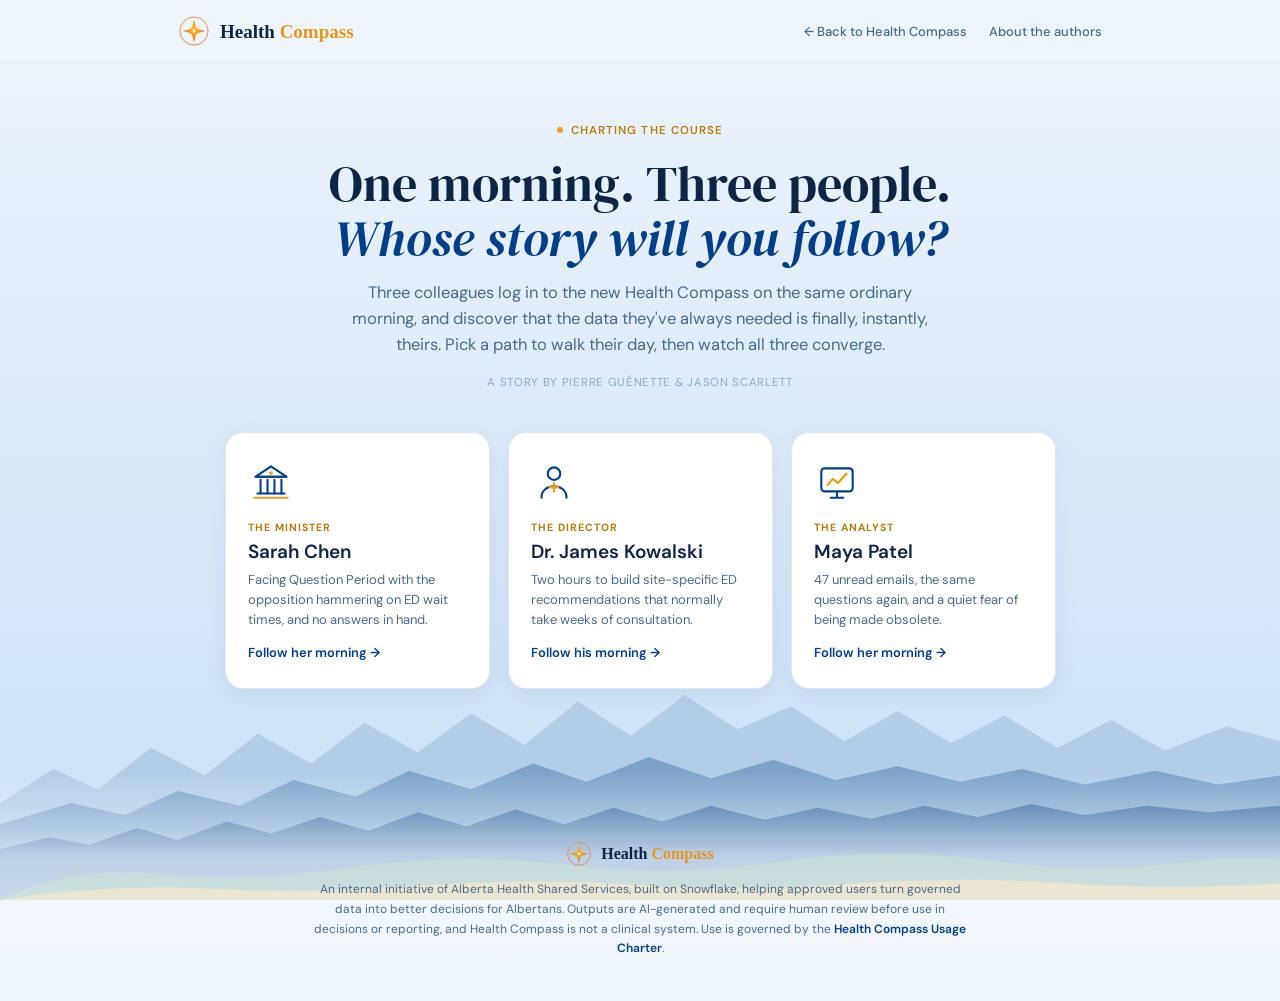
<file: charting_the_course_experience (6).html>
<!DOCTYPE html>
<html lang="en">
<head>
<meta charset="UTF-8">
<meta name="viewport" content="width=device-width, initial-scale=1.0">
<title>Charting the Course | Alberta's Health Compass</title>
    <link rel="icon" type="image/svg+xml" href="[data-uri]">
<link rel="preconnect" href="https://fonts.googleapis.com">
<link rel="preconnect" href="https://fonts.gstatic.com" crossorigin>
<link href="https://fonts.googleapis.com/css2?family=DM+Sans:opsz,wght@9..40,300;9..40,400;9..40,500;9..40,600&family=DM+Serif+Display:ital@0;1&display=swap" rel="stylesheet">
<style>
*,*::before,*::after{margin:0;padding:0;box-sizing:border-box;}
:root{
  --sky-top:#EEF5FC;--sky-bottom:#C8DFF5;--blue:#003F87;--blue-mid:#1A5EA8;
  --gold:#E8A020;--gold-dark:#B87A10;--brand-orange:#E8941F;--navy:#0D2545;
  --text-muted:#4A6A8A;--text-subtle:#8AAAC8;--white:#fff;--card-border:rgba(0,63,135,0.12);
}
html{scroll-behavior:smooth;}
body{font-family:'DM Sans',sans-serif;color:var(--navy);background:linear-gradient(180deg,var(--sky-top),var(--sky-bottom));background-attachment:fixed;min-height:100vh;display:flex;flex-direction:column;overflow-x:clip;}
.mountains{position:fixed;bottom:0;left:0;right:0;height:240px;pointer-events:none;z-index:0;}
.mountains svg{width:100%;height:100%;display:block;}
.wrap{position:relative;z-index:10;}
.site-footer{position:relative;z-index:10;margin-top:auto;}
.site-footer::before{content:'';position:absolute;inset:0;z-index:-1;background:linear-gradient(180deg,rgba(238,245,252,0) 0%,rgba(238,245,252,0.75) 38%,rgba(238,245,252,0.92) 100%);pointer-events:none;}
.footer-inner{max-width:720px;margin:0 auto;padding:72px 28px 42px;display:flex;flex-direction:column;align-items:center;text-align:center;gap:13px;}
.footer-mark{display:flex;align-items:center;gap:9px;}
.footer-mark svg{width:26px;height:26px;}
.footer-mark .fwm{font-family:Georgia,serif;font-size:16px;font-weight:700;line-height:1;}
.footer-mark .fwm .h{color:var(--navy);}
.footer-mark .fwm .c{color:#E8941F;}
.footer-statement{font-size:12px;color:var(--text-muted);line-height:1.65;max-width:660px;}
.footer-statement a{color:var(--blue);font-weight:600;text-decoration:none;}
.footer-statement a:hover{text-decoration:underline;}
@media (max-width:820px){.footer-inner{padding:52px 24px 34px;}.mountains{height:160px;}}

/* header */
.topbar{position:sticky;top:0;z-index:300;background:rgba(238,245,252,0.86);backdrop-filter:blur(10px);border-bottom:1px solid rgba(0,63,135,0.07);}
.topbar-inner{max-width:980px;margin:0 auto;padding:15px 28px;display:flex;justify-content:space-between;align-items:center;}
.brand{display:flex;align-items:center;gap:10px;text-decoration:none;}
.topnav{display:flex;align-items:center;gap:22px;}
.brand .mark{width:32px;height:32px;}
.brand .wm{font-family:Georgia,serif;font-size:19px;font-weight:700;line-height:1;}
.brand .wm .h{color:var(--navy);}.brand .wm .c{color:var(--brand-orange);}
.topbar a{font-size:13px;color:var(--text-muted);text-decoration:none;font-weight:500;cursor:pointer;}
.topbar a:hover{color:var(--blue);}

.wrap{max-width:980px;margin:0 auto;padding:0 28px;}

/* chooser */
.chooser{padding:54px 0 80px;text-align:center;}
.eyebrow{display:inline-flex;align-items:center;gap:8px;font-size:11.5px;font-weight:600;letter-spacing:0.09em;text-transform:uppercase;color:var(--gold-dark);margin-bottom:18px;}
.eyebrow .dot{width:6px;height:6px;border-radius:50%;background:var(--gold);}
.chooser h1{font-family:'DM Serif Display',serif;font-weight:400;font-size:50px;line-height:1.1;color:var(--navy);margin-bottom:14px;}
.chooser h1 em{font-style:italic;color:var(--blue);}
.chooser .lead{font-size:16.5px;color:var(--text-muted);max-width:600px;margin:0 auto 16px;line-height:1.6;}
.chooser .byline{font-size:11.5px;letter-spacing:0.06em;text-transform:uppercase;color:var(--text-subtle);margin-bottom:42px;}
.picks{display:flex;gap:18px;justify-content:center;flex-wrap:wrap;}
.pick{flex:1;min-width:230px;max-width:265px;background:var(--white);border:1px solid var(--card-border);border-radius:18px;padding:26px 22px;cursor:pointer;text-align:left;transition:transform .2s,box-shadow .2s,border-color .2s;box-shadow:0 6px 22px rgba(0,63,135,0.08);}
.pick:hover{transform:translateY(-4px);box-shadow:0 14px 36px rgba(0,63,135,0.16);border-color:var(--gold);}
.pick .ic{width:46px;height:46px;margin-bottom:16px;}
.pick .role{font-size:10.5px;font-weight:700;letter-spacing:0.1em;text-transform:uppercase;color:var(--gold-dark);margin-bottom:5px;}
.pick h3{font-size:19px;font-weight:600;color:var(--navy);margin-bottom:6px;}
.pick p{font-size:13px;color:var(--text-muted);line-height:1.55;}
.pick .go{margin-top:14px;font-size:13px;font-weight:600;color:var(--blue);display:inline-flex;align-items:center;gap:6px;}

/* story view */
.story{display:none;}
.story.active{display:block;}
.switchbar{position:sticky;top:59px;z-index:120;display:flex;gap:8px;justify-content:center;background:rgba(238,245,252,0.92);backdrop-filter:blur(10px);padding:12px;margin:0 -28px 26px;flex-wrap:wrap;border-bottom:1px solid rgba(0,63,135,0.06);}
.switchbar button{font-family:'DM Sans',sans-serif;font-size:12.5px;font-weight:600;color:var(--text-muted);background:transparent;border:1px solid var(--card-border);border-radius:50px;padding:8px 15px;cursor:pointer;transition:all .2s;display:inline-flex;align-items:center;gap:7px;}
.switchbar button.on{background:var(--blue);color:#fff;border-color:var(--blue);}
.switchbar button:hover:not(.on){border-color:var(--gold);}
.switchbar button .mini{width:15px;height:15px;}
.switchbar .restart{color:var(--gold-dark);border-color:rgba(232,160,32,0.4);}

.grid{display:grid;grid-template-columns:250px 1fr;gap:46px;align-items:start;padding-bottom:30px;}
.clockcol{position:sticky;top:130px;align-self:start;}
.clock{width:210px;height:210px;margin:0 auto;}
.hand{transform-box:fill-box;transform-origin:bottom center;}
.digital{text-align:center;margin-top:16px;}
.digital .time{font-family:'DM Serif Display',serif;font-size:32px;color:var(--blue);line-height:1;}
.digital .meridiem{font-size:12px;color:var(--text-subtle);margin-top:2px;letter-spacing:0.1em;}
.digital .act{font-size:10.5px;font-weight:700;letter-spacing:0.12em;text-transform:uppercase;color:var(--gold-dark);margin-top:12px;}

.phead{text-align:left;margin-bottom:26px;}
.phead .ic{width:50px;height:50px;margin-bottom:12px;}
.phead .role{font-size:11px;font-weight:700;letter-spacing:0.1em;text-transform:uppercase;color:var(--gold-dark);}
.phead h2{font-family:'DM Serif Display',serif;font-size:34px;color:var(--navy);font-weight:400;line-height:1.1;}
.phead .place{font-size:13px;color:var(--text-subtle);font-style:italic;margin-top:3px;}

.act-divider{margin:34px 0 20px;}
.act-divider .num{font-size:11px;font-weight:700;letter-spacing:0.14em;text-transform:uppercase;color:var(--gold-dark);}
.act-divider .title{font-family:'DM Serif Display',serif;font-style:italic;font-size:27px;color:var(--blue);margin-top:2px;}
.act-divider .tease{font-size:13.5px;color:var(--text-muted);margin-top:7px;line-height:1.5;}

.beat{background:var(--white);border:1px solid var(--card-border);border-radius:16px;padding:24px 26px;margin-bottom:20px;box-shadow:0 8px 28px rgba(0,63,135,0.08);opacity:0;transform:translateY(22px);transition:opacity .6s ease,transform .6s ease;}
.beat.in{opacity:1;transform:none;}
.beat .stamp{display:inline-flex;align-items:center;gap:9px;font-size:12px;font-weight:600;color:var(--gold-dark);margin-bottom:10px;}
.beat .stamp .pin{width:8px;height:8px;border-radius:50%;background:var(--gold);box-shadow:0 0 0 4px rgba(232,160,32,0.18);}
.beat h4{font-size:18px;font-weight:600;color:var(--navy);letter-spacing:-0.01em;margin-bottom:3px;}
.beat .place{font-size:12.5px;color:var(--text-subtle);font-style:italic;margin-bottom:13px;}
.beat p{font-size:14px;line-height:1.66;color:#36506B;margin-bottom:11px;}
.beat p:last-child{margin-bottom:0;}
.beat .who{color:var(--navy);font-weight:600;}

/* chat exchange */
.chat{background:#F4F9FE;border-left:3px solid var(--blue);border-radius:0 10px 10px 0;padding:14px 16px;margin:13px 0;}
.chat .q{color:var(--blue);font-weight:600;font-style:italic;font-size:13.5px;display:block;margin-bottom:9px;}
.chat .a{color:var(--text-muted);font-size:13px;line-height:1.6;}
.chat .a b{color:var(--navy);font-weight:600;}

/* mini charts */
.chart-card{border:1px solid var(--card-border);border-radius:12px;padding:15px 16px 12px;margin:13px 0;background:#FCFDFF;}
.chart-card .ct{font-size:11px;font-weight:700;letter-spacing:0.06em;text-transform:uppercase;color:var(--blue-mid);margin-bottom:10px;}
.chart-card svg{width:100%;height:auto;display:block;}
.chart-card .cap{font-size:11.5px;color:var(--text-subtle);margin-top:8px;line-height:1.45;}
.legend{display:flex;gap:16px;margin-top:9px;font-size:11.5px;color:var(--text-muted);}
.legend span{display:inline-flex;align-items:center;gap:6px;}
.legend .sw{width:14px;height:3px;border-radius:2px;}

/* priority list */
.prio{list-style:none;margin:6px 0 4px;}
.prio li{display:flex;gap:11px;align-items:flex-start;padding:10px 0;border-bottom:1px solid #EDF3FA;font-size:13.5px;line-height:1.5;color:#36506B;}
.prio li:last-child{border-bottom:none;}
.badge{flex-shrink:0;font-size:9.5px;font-weight:700;letter-spacing:0.05em;text-transform:uppercase;padding:3px 8px;border-radius:50px;margin-top:1px;}
.badge.crit{background:#FBE4DD;color:#B23B17;}
.badge.high{background:#FCEFD2;color:#A9740C;}
.badge.med{background:#E1ECF8;color:#2C5C97;}
.prio b{color:var(--navy);}

/* stat row */
.stats{display:flex;gap:12px;margin:13px 0;flex-wrap:wrap;}
.stat{flex:1;min-width:120px;background:#F4F9FE;border-radius:10px;padding:13px 15px;border-left:3px solid var(--gold);}
.stat .n{font-family:'DM Serif Display',serif;font-size:24px;color:var(--blue);line-height:1;}
.stat .l{font-size:11.5px;color:var(--text-muted);margin-top:5px;line-height:1.4;}

/* Maya's email, the hopeful centerpiece */
.email{position:relative;border-radius:18px;padding:2px;background:linear-gradient(135deg,var(--gold),#F8C13A,var(--blue));box-shadow:0 16px 44px rgba(0,63,135,0.18);margin:8px 0 6px;}
.email-inner{background:#fff;border-radius:16px;overflow:hidden;}
.email-bar{background:linear-gradient(90deg,var(--navy),var(--blue));color:#fff;padding:15px 22px;}
.email-bar .frm{font-size:12px;opacity:0.85;}
.email-bar .subj{font-family:'DM Serif Display',serif;font-size:20px;margin-top:3px;}
.email-body{padding:22px 24px;}
.email-body p{font-size:14px;line-height:1.7;color:#33506C;margin-bottom:13px;}
.email-body .hope{font-size:15.5px;line-height:1.65;color:var(--navy);font-weight:500;background:rgba(232,160,32,0.10);border-left:3px solid var(--gold);border-radius:0 10px 10px 0;padding:13px 16px;margin:4px 0 15px;}
.email-body .sig{font-family:'DM Serif Display',serif;font-style:italic;font-size:17px;color:var(--blue);margin-top:4px;}
.email-flag{display:inline-flex;align-items:center;gap:7px;font-size:11px;font-weight:700;letter-spacing:0.1em;text-transform:uppercase;color:var(--gold-dark);margin-bottom:10px;}

/* convergence */
.converge{margin:50px 0 0;padding:40px 34px;background:linear-gradient(180deg,rgba(0,63,135,0.05),rgba(232,160,32,0.07));border-radius:22px;text-align:center;}
.converge .tag{font-size:11px;font-weight:700;letter-spacing:0.14em;text-transform:uppercase;color:var(--gold-dark);margin-bottom:8px;}
.converge h3{font-family:'DM Serif Display',serif;font-style:italic;font-size:32px;color:var(--blue);margin-bottom:16px;}
.converge p{font-size:14.5px;line-height:1.68;color:#36506B;max-width:640px;margin:0 auto 13px;text-align:left;}
.converge .center{text-align:center;font-weight:600;color:var(--navy);font-size:17px;margin:24px auto 6px;}
.quote{background:rgba(255,255,255,0.7);border-left:3px solid var(--gold);border-radius:0 14px 14px 0;padding:24px 28px;text-align:left;max-width:660px;margin:24px auto;}
.quote p{font-family:'DM Serif Display',serif;font-style:italic;font-size:19px;line-height:1.5;color:var(--navy);margin:0;}
.needyou{max-width:640px;margin:24px auto 0;text-align:left;}
.needyou .line{font-size:13.5px;color:#36506B;line-height:1.6;padding:7px 0 7px 18px;border-left:2px solid var(--gold);margin-bottom:8px;}
.cta{display:inline-flex;align-items:center;gap:10px;background:var(--blue);color:#fff;font-size:15.5px;font-weight:600;padding:15px 32px;border-radius:50px;text-decoration:none;box-shadow:0 6px 20px rgba(0,63,135,0.25);margin-top:20px;}
.cta:hover{background:var(--blue-mid);}
.authors-link{display:block;margin-top:26px;font-size:13px;color:var(--blue);font-weight:600;cursor:pointer;}
.authors-link:hover{text-decoration:underline;}

/* authors modal */
.overlay{position:fixed;inset:0;background:rgba(13,37,69,0.55);backdrop-filter:blur(6px);display:none;align-items:center;justify-content:center;z-index:500;padding:24px;}
.overlay.show{display:flex;}
.modal{background:#fff;border-radius:16px;max-width:680px;width:100%;max-height:86vh;overflow:hidden;display:flex;flex-direction:column;box-shadow:0 24px 72px rgba(13,37,69,0.25);}
.modal-head{background:var(--blue);color:#fff;padding:16px 24px;display:flex;justify-content:space-between;align-items:center;}
.modal-head h2{font-family:'DM Serif Display',serif;font-size:20px;font-weight:400;}
.modal-head button{background:none;border:none;color:rgba(255,255,255,0.75);font-size:22px;cursor:pointer;line-height:1;}
.modal-head button:hover{color:#fff;}
.modal-body{padding:24px;overflow-y:auto;}
.author{display:flex;gap:16px;margin-bottom:22px;}
.author:last-child{margin-bottom:0;}
.author .av{width:54px;height:54px;border-radius:50%;background:linear-gradient(135deg,var(--blue),var(--blue-mid));color:#fff;display:flex;align-items:center;justify-content:center;font-family:'DM Serif Display',serif;font-size:22px;flex-shrink:0;}
.author h3{font-size:16px;color:var(--navy);margin-bottom:2px;}
.author .ti{font-size:12px;color:var(--gold-dark);font-weight:600;margin-bottom:8px;}
.author p{font-size:13px;line-height:1.6;color:var(--text-muted);}
.copyright{text-align:center;font-size:11px;color:var(--text-subtle);padding:20px;}



@media (max-width:820px){
  .grid{grid-template-columns:1fr;gap:0;}
  .clockcol{position:sticky;top:108px;z-index:90;background:rgba(238,245,252,0.94);backdrop-filter:blur(8px);border-radius:14px;padding:10px 0 6px;margin-bottom:14px;display:flex;align-items:center;justify-content:center;gap:18px;}
  .clock{width:90px;height:90px;margin:0;}
  .digital{margin-top:0;text-align:left;}
  .digital .time{font-size:24px;}.digital .act{margin-top:4px;}
  .switchbar{top:59px;}
  .chooser h1{font-size:34px;}
}
@media (prefers-reduced-motion:reduce){
  html{scroll-behavior:auto;}
  .beat{opacity:1;transform:none;transition:none;}
  .hand{transition:none!important;}
}
</style>
</head>
<body>

<div class="mountains" aria-hidden="true">
        <svg viewBox="0 0 1440 260" preserveAspectRatio="none" xmlns="http://www.w3.org/2000/svg">
            <path d="M0 260 L0 155 L60 118 L110 140 L170 95 L230 125 L290 80 L350 112 L410 68 L470 100 L530 58 L590 92 L650 45 L710 82 L770 38 L830 75 L890 50 L950 88 L1010 55 L1070 90 L1130 60 L1190 95 L1250 65 L1310 98 L1380 72 L1440 88 L1440 260 Z" fill="#003F87" opacity="0.13"/>
            <path d="M0 260 L0 178 L80 155 L140 168 L200 142 L270 158 L330 130 L400 148 L460 120 L530 140 L600 112 L660 132 L730 105 L800 128 L870 108 L940 130 L1010 115 L1080 132 L1150 118 L1220 135 L1300 120 L1370 135 L1440 125 L1440 260 Z" fill="#003F87" opacity="0.30"/>
            <path d="M0 260 L0 205 L55 192 L100 200 L155 182 L200 195 L255 175 L305 188 L360 170 L415 185 L470 165 L525 180 L580 162 L635 178 L690 160 L745 175 L800 158 L860 173 L920 160 L980 172 L1040 158 L1100 170 L1160 156 L1220 168 L1290 158 L1360 165 L1440 158 L1440 260 Z" fill="#003F87" opacity="0.62"/>
            <path d="M0 260 Q80 222 180 232 Q280 242 400 224 Q520 208 640 222 Q760 236 880 218 Q1000 202 1120 218 Q1240 232 1340 218 Q1390 212 1440 216 L1440 260 Z" fill="#4E8A72"/>
            <path d="M0 260 Q120 242 240 248 Q360 254 480 244 Q600 236 720 244 Q840 252 960 242 Q1080 234 1200 242 Q1320 250 1440 242 L1440 260 Z" fill="#DCAA38"/>
        </svg>
    </div>


<div class="topbar"><div class="topbar-inner">
  <a class="brand" href="index.html" title="Back to Health Compass">
    <svg class="mark" viewBox="0 0 512 512" xmlns="http://www.w3.org/2000/svg"><defs><radialGradient id="bg" cx="50%" cy="42%" r="62%"><stop offset="0%" stop-color="#F8C13A"/><stop offset="55%" stop-color="#E8941F"/><stop offset="100%" stop-color="#D9663B"/></radialGradient></defs><circle cx="256" cy="256" r="225" fill="none" stroke="url(#bg)" stroke-width="13"/><circle cx="256" cy="256" r="200" fill="none" stroke="#E8941F" stroke-width="4" stroke-dasharray="6 9" opacity="0.75"/><polygon points="335,177 280.6,256 335,335 256,280.6 177,335 231.4,256 177,177 256,231.4" fill="#F8C13A" opacity="0.9"/><polygon points="256,75.8 294.2,217.8 436.2,256 294.2,294.2 256,436.2 217.8,294.2 75.8,256 217.8,217.8" fill="url(#bg)"/><circle cx="256" cy="256" r="23" fill="#FFF6E0"/></svg>
    <span class="wm"><span class="h">Health</span> <span class="c">Compass</span></span>
  </a>
  <div class="topnav">
    <a href="index.html">&larr; Back to Health Compass</a>
    <a onclick="openAuthors()">About the authors</a>
  </div>
</div></div>

<div class="wrap">
  <!-- CHOOSER -->
  <div class="chooser" id="chooser">
    <div class="eyebrow"><span class="dot"></span>Charting the Course</div>
    <h1>One morning. Three people.<br><em>Whose story will you follow?</em></h1>
    <p class="lead">Three colleagues log in to the new Health Compass on the same ordinary morning, and discover that the data they've always needed is finally, instantly, theirs. Pick a path to walk their day, then watch all three converge.</p>
    <div class="byline">A story by Pierre Guénette &amp; Jason Scarlett</div>
    <div class="picks">
      <div class="pick" onclick="openPath('minister')">
        <div class="ic" id="ic-min"></div>
        <div class="role">The Minister</div>
        <h3>Sarah Chen</h3>
        <p>Facing Question Period with the opposition hammering on ED wait times, and no answers in hand.</p>
        <div class="go">Follow her morning →</div>
      </div>
      <div class="pick" onclick="openPath('director')">
        <div class="ic" id="ic-dir"></div>
        <div class="role">The Director</div>
        <h3>Dr. James Kowalski</h3>
        <p>Two hours to build site-specific ED recommendations that normally take weeks of consultation.</p>
        <div class="go">Follow his morning →</div>
      </div>
      <div class="pick" onclick="openPath('analyst')">
        <div class="ic" id="ic-ana"></div>
        <div class="role">The Analyst</div>
        <h3>Maya Patel</h3>
        <p>47 unread emails, the same questions again, and a quiet fear of being made obsolete.</p>
        <div class="go">Follow her morning →</div>
      </div>
    </div>
  </div>

  <!-- STORY -->
  <div class="story" id="storyView">
    <div class="switchbar" id="switchbar"></div>
    <div class="grid">
      <div class="clockcol">
        <svg class="clock" viewBox="0 0 200 200" xmlns="http://www.w3.org/2000/svg">
          <defs><radialGradient id="cg" cx="50%" cy="42%" r="62%"><stop offset="0%" stop-color="#F8C13A"/><stop offset="55%" stop-color="#E8941F"/><stop offset="100%" stop-color="#D9663B"/></radialGradient></defs>
          <circle cx="100" cy="100" r="92" fill="#fff" stroke="url(#cg)" stroke-width="5"/>
          <circle cx="100" cy="100" r="80" fill="none" stroke="#003F87" stroke-width="1.5" stroke-dasharray="2 7.5" opacity="0.5"/>
          <g id="ticks"></g>
          <line id="hourHand" class="hand" x1="100" y1="100" x2="100" y2="58" stroke="#003F87" stroke-width="5" stroke-linecap="round"/>
          <line id="minHand" class="hand" x1="100" y1="100" x2="100" y2="40" stroke="#E8941F" stroke-width="3.5" stroke-linecap="round"/>
          <circle cx="100" cy="100" r="6" fill="#003F87"/><circle cx="100" cy="100" r="2.5" fill="#FFF6E0"/>
        </svg>
        <div class="digital">
          <div class="time" id="dTime">7:30</div>
          <div class="meridiem" id="dMer">AM</div>
          <div class="act" id="dAct">Act One</div>
        </div>
      </div>
      <div class="beatscol" id="pathBody"></div>
    </div>

    <!-- shared convergence -->
    <div class="converge">
      <div class="tag">Act Three · The paths converge</div>
      <h3>True North</h3>
      <p>By late afternoon, something remarkable was sweeping through Alberta's health system. Minister Chen prepared a Question Period response backed by data she'd explored herself, when challenged, she could speak with confidence because she'd traced the patterns, not read someone else's summary. Dr. Kowalski didn't just present; he launched a task force to redesign ED scheduling. Asked how long it took, he said "About an hour this morning, on my own." The room fell silent, then: "If we can answer this quickly, we need to be asking <span class="who">harder</span> questions."</p>
      <p>And across the system, hundreds of others were having their own revelations. A primary-care director found that attachment rates masked patients leaving within six months. An EMS manager found response targets met on average but with dangerous variation. A cancer planner found acceptable aggregate screening hiding real geographic disparities. <span class="who">These weren't just people getting answers, they were people asking better questions, moving from reactive management to proactive leadership.</span></p>
      <div class="quote"><p>"The goal is not to replace human judgment with artificial intelligence, but to augment human intelligence with artificial capability. The questions that matter most still require human wisdom, we're making the answers easier to find."</p></div>
      <p class="center">6:00 PM. Three screens go dark. The work doesn't stop.</p>
      <p>None of what happened today was magic. It worked because, long before this ordinary morning, a stubborn handful of data owners, engineers, stewards, and analysts decided that "good enough" data was no longer good enough. They cleaned fields no one thanked them for. They argued over the true definition of "admission." They stayed late to make sure Calgary and Edmonton spoke the same language as Grande Prairie and Lethbridge. <span class="who">They are still out there, and they are tired of carrying the weight alone.</span></p>
      <div class="needyou">
        <div class="line">If you're an <b>application owner</b> who winces every time someone says "the data is wrong"…</div>
        <div class="line">If you're a <b>data engineer</b> who wants the tables you build to change a Minister's answer in Question Period…</div>
        <div class="line">If you're an <b>analyst</b> exhausted from answering the same report different ways, who dreams of deeper, meaningful work…</div>
        <div class="line">If you're a <b>clinician or manager</b> who never knows exactly why your numbers don't match the provincial ones…</div>
      </div>
      <p class="center">We need you.</p>
      <p style="text-align:center;">The data is waiting. The Health Compass is ready. Your colleagues are already contributing.</p>
      <a class="cta" href="#">Express your interest<svg width="16" height="16" viewBox="0 0 24 24" fill="none" stroke="#fff" stroke-width="2.5" stroke-linecap="round"><path d="M5 12h14M13 6l6 6-6 6"/></svg></a>
      <span class="authors-link" onclick="openAuthors()">About the authors →</span>
    </div>
  </div>
</div>

<!-- AUTHORS MODAL -->
<div class="overlay" id="authorsModal">
  <div class="modal">
    <div class="modal-head"><h2>About the Authors</h2><button onclick="closeAuthors()" aria-label="Close">&times;</button></div>
    <div class="modal-body">
      <div class="author">
        <div class="av">PG</div>
        <div>
          <h3>Pierre Guénette</h3>
          <div class="ti">Lead, Data Analytics Enablement · Health Shared Services</div>
          <p>With more than 14 years in healthcare analytics, Pierre embraces the challenge of extracting the narratives hidden inside complex datasets, rooted in economics training that instilled a systems-level view of healthcare data. Prioritizing user adoption, he redesigned an end-of-life reporting process to align with physician workflows, cutting reporting time from a week to hours, and contributed to a continuing-care clinical software upgrade nominated for the AHS President's Excellence Award. He holds a BSocSc in Economics (University of Ottawa) and an MA in Economics (University of Calgary).</p>
        </div>
      </div>
      <div class="author">
        <div class="av">JS</div>
        <div>
          <h3>Jason Scarlett</h3>
          <div class="ti">Executive Director, Enterprise Data Engineering · Health Shared Services</div>
          <p>Jason supports a province-wide data ecosystem used by more than 500 analysts and 20,000 users. His passion for clear data communication began in 2007, when a cardiac surgery project succeeded only after a better visualization revealed the insight. Across nearly two decades in healthcare he has advanced visual analytics, cloud and AI adoption, and provincial data literacy. Before healthcare he spent five years in manufacturing, designing Western Canada's largest plant. He holds a PhD in Engineering (University of Calgary) and received the Queen Elizabeth II Platinum Jubilee Medal for his contributions during COVID-19.</p>
        </div>
      </div>
      <div class="copyright">© 2026 Pierre Guénette and Jason Scarlett. All rights reserved.</div>
    </div>
  </div>
</div>

<script>
/* ---------- icons ---------- */
const ICONS={
 min:'<svg viewBox="0 0 44 44" fill="none"><path d="M7 17 L22 7 L37 17 Z" stroke="#003F87" stroke-width="2" stroke-linejoin="round"/><circle cx="22" cy="13.5" r="1.8" fill="#E8A020"/><line x1="8" y1="17" x2="36" y2="17" stroke="#003F87" stroke-width="2" stroke-linecap="round"/><g stroke="#003F87" stroke-width="2" stroke-linecap="round"><line x1="12" y1="20" x2="12" y2="33"/><line x1="18.7" y1="20" x2="18.7" y2="33"/><line x1="25.3" y1="20" x2="25.3" y2="33"/><line x1="32" y1="20" x2="32" y2="33"/></g><line x1="9" y1="33" x2="35" y2="33" stroke="#003F87" stroke-width="2" stroke-linecap="round"/><line x1="6" y1="37" x2="38" y2="37" stroke="#E8A020" stroke-width="2" stroke-linecap="round"/></svg>',
 dir:'<svg viewBox="0 0 44 44" fill="none"><circle cx="22" cy="14" r="6" stroke="#003F87" stroke-width="2"/><path d="M10 37 c0-7 5.4-11 12-11 s12 4 12 11" stroke="#003F87" stroke-width="2" stroke-linecap="round"/><path d="M22 23 V31 M18 27 H26" stroke="#E8A020" stroke-width="2.2" stroke-linecap="round"/></svg>',
 ana:'<svg viewBox="0 0 44 44" fill="none"><rect x="7" y="9" width="30" height="22" rx="3" stroke="#003F87" stroke-width="2"/><path d="M13 25 L18 19 L23 23 L31 14" stroke="#E8A020" stroke-width="2.2" stroke-linecap="round" stroke-linejoin="round"/><path d="M16 37 H28 M22 31 V37" stroke="#003F87" stroke-width="2" stroke-linecap="round"/></svg>'
};
document.getElementById('ic-min').innerHTML=ICONS.min;
document.getElementById('ic-dir').innerHTML=ICONS.dir;
document.getElementById('ic-ana').innerHTML=ICONS.ana;

/* ---------- charts ---------- */

const statsAdmission=`<div class="stats">
<div class="stat"><div class="n">+4–6 pts</div><div class="l">Calgary admission rate above Edmonton</div></div>
<div class="stat"><div class="n">10.6 → 12.7%</div><div class="l">Edmonton admission rate as acuity rose</div></div></div>`;

const prioList=`<ul class="prio">
<li><span class="badge crit">Critical</span><div><b>Peak-hour capacity management</b>, 10–11 AM demand surges identified.</div></li>
<li><span class="badge high">High</span><div><b>Admission process bottlenecks</b>, 18.8% admission rate well above peer average.</div></li>
<li><span class="badge med">Medium</span><div><b>LWBS reduction</b>, 9.4% left-without-being-seen affects satisfaction &amp; outcomes.</div></li></ul>`;

const chartArrivals=`<div class="chart-card"><div class="ct">Average Arrivals vs Assessments per Hour, Peter Lougheed</div>
<svg viewBox="0 0 700 384"><line x1="58" y1="344.0" x2="678" y2="344.0" stroke="#EAEFF4" stroke-width="1"/><text x="50" y="347.5" font-size="11" fill="#9DB4CC" text-anchor="end">0</text><line x1="58" y1="312.9" x2="678" y2="312.9" stroke="#EAEFF4" stroke-width="1"/><text x="50" y="316.4" font-size="11" fill="#9DB4CC" text-anchor="end">2</text><line x1="58" y1="281.8" x2="678" y2="281.8" stroke="#EAEFF4" stroke-width="1"/><text x="50" y="285.3" font-size="11" fill="#9DB4CC" text-anchor="end">4</text><line x1="58" y1="250.7" x2="678" y2="250.7" stroke="#EAEFF4" stroke-width="1"/><text x="50" y="254.2" font-size="11" fill="#9DB4CC" text-anchor="end">6</text><line x1="58" y1="219.6" x2="678" y2="219.6" stroke="#EAEFF4" stroke-width="1"/><text x="50" y="223.1" font-size="11" fill="#9DB4CC" text-anchor="end">8</text><line x1="58" y1="188.4" x2="678" y2="188.4" stroke="#EAEFF4" stroke-width="1"/><text x="50" y="191.9" font-size="11" fill="#9DB4CC" text-anchor="end">10</text><line x1="58" y1="157.3" x2="678" y2="157.3" stroke="#EAEFF4" stroke-width="1"/><text x="50" y="160.8" font-size="11" fill="#9DB4CC" text-anchor="end">12</text><line x1="58" y1="126.2" x2="678" y2="126.2" stroke="#EAEFF4" stroke-width="1"/><text x="50" y="129.7" font-size="11" fill="#9DB4CC" text-anchor="end">14</text><line x1="58" y1="95.1" x2="678" y2="95.1" stroke="#EAEFF4" stroke-width="1"/><text x="50" y="98.6" font-size="11" fill="#9DB4CC" text-anchor="end">16</text><line x1="58" y1="64.0" x2="678" y2="64.0" stroke="#EAEFF4" stroke-width="1"/><text x="50" y="67.5" font-size="11" fill="#9DB4CC" text-anchor="end">18</text><text x="58.0" y="361" font-size="11" fill="#9DB4CC" text-anchor="middle">0</text><text x="111.9" y="361" font-size="11" fill="#9DB4CC" text-anchor="middle">2</text><text x="165.8" y="361" font-size="11" fill="#9DB4CC" text-anchor="middle">4</text><text x="219.7" y="361" font-size="11" fill="#9DB4CC" text-anchor="middle">6</text><text x="273.7" y="361" font-size="11" fill="#9DB4CC" text-anchor="middle">8</text><text x="327.6" y="361" font-size="11" fill="#9DB4CC" text-anchor="middle">10</text><text x="381.5" y="361" font-size="11" fill="#9DB4CC" text-anchor="middle">12</text><text x="435.4" y="361" font-size="11" fill="#9DB4CC" text-anchor="middle">14</text><text x="489.3" y="361" font-size="11" fill="#9DB4CC" text-anchor="middle">16</text><text x="543.2" y="361" font-size="11" fill="#9DB4CC" text-anchor="middle">18</text><text x="597.1" y="361" font-size="11" fill="#9DB4CC" text-anchor="middle">20</text><text x="651.0" y="361" font-size="11" fill="#9DB4CC" text-anchor="middle">22</text><text x="368" y="379" font-size="12" fill="#6A86A4" text-anchor="middle">Hour of Day</text><text transform="translate(15,204) rotate(-90)" font-size="12" fill="#6A86A4" text-anchor="middle">Average Count per Hour</text><polyline points="58.0,199.3 85.0,235.1 111.9,263.1 138.9,277.1 165.8,283.3 192.8,286.4 219.7,247.6 246.7,238.2 273.7,250.7 300.6,224.2 327.6,200.9 354.5,196.2 381.5,188.4 408.4,185.3 435.4,210.2 462.3,188.4 489.3,186.9 516.3,157.3 543.2,176.0 570.2,172.9 597.1,171.3 624.1,200.9 651.0,188.4 678.0,194.7" fill="none" stroke="#E0A11E" stroke-width="2.5" stroke-linejoin="round"/><polyline points="58.0,224.2 85.0,249.1 111.9,266.2 138.9,272.4 165.8,278.7 192.8,277.1 219.7,274.0 246.7,238.2 273.7,199.3 300.6,176.0 327.6,157.3 354.5,84.2 381.5,129.3 408.4,132.4 435.4,120.0 462.3,138.7 489.3,151.1 516.3,165.1 543.2,157.3 570.2,155.8 597.1,188.4 624.1,190.0 651.0,188.4 678.0,216.4" fill="none" stroke="#2E6FD6" stroke-width="2.5" stroke-linejoin="round"/></svg>
<div class="legend"><span><span class="sw" style="background:#2E6FD6"></span>Average Arrivals</span><span><span class="sw" style="background:#E0A11E"></span>Average Assessments</span></div>
<div class="cap">Arrivals (blue) outpace assessment capacity (gold) through the late-morning surge, peaking near 11&nbsp;AM, the chart Dr. Kowalski pasted straight into his presentation.</div></div>`;


/* ---------- story data ---------- */
const PATHS={
 minister:{icon:ICONS.min,role:'The Minister',name:'Minister Sarah Chen',place:"Minister's Office · Legislature Building",
  beats:[
   {t:'07:30',act:'Act One',acth:'Without a Compass',tease:'Short on time and data, with Question Period looming.',
    title:'The Minister, short on time and data', place:"Minister's Office · Legislature Building",
    html:`<p>Minister Chen sat reviewing briefing notes for Question Period. The opposition had been hammering on emergency department wait times, and she needed concrete answers fast.</p>
    <p>"We need to understand the acuity trends," she told her deputy. "Are we actually seeing more urgent patients, or are wait times up for other reasons? And how does Edmonton compare to Calgary over the past decade?"</p>
    <p>In the past, this would trigger a cascade: a request to the analytics team, a wait of several days, back-and-forth emails, then a static report that only prompted more questions. <span class="who">But today was different.</span></p>
    <p>Her deputy pulled up a laptop. "Minister, you now have access to the new Health Compass. Why not ask it directly?" She hesitated, she'd heard these promises before. "Does this actually work?" "Only one way to find out."</p>`},
   {t:'08:00',act:'Act Two',acth:'First Bearing',tease:'One question. An answer in under a minute.',
    title:'The Minister tries her first question', place:'Health Compass · chat interface',
    html:`<p>A clean chat interface greeted her. She typed her prompt naturally, the way she'd ask an analyst:</p>
    <div class="chat"><span class="q">"How has patient acuity in emergency differed between Edmonton and Calgary over the last 15 years?"</span>
    <span class="a">Based on CTAS data (2009–2024): Calgary has consistently treated a higher proportion of high-acuity patients, while Edmonton has shifted notably upward, from <b>16% (2010) to 29% (2025)</b>. COVID-19 (2020–21) temporarily increased high-acuity shares in both zones.</span></div>
    <p>She'd half-expected an error. Instead, context and caveats she might have missed in a plain table. She immediately followed up:</p>
    <div class="chat"><span class="q">"Show me the correlation with admission rates."</span>
    <span class="a">Calgary's higher acuity correlates with <b>4–6 points higher admission rates</b> than Edmonton. As Edmonton's acuity rose 16% → 29%, its admission rate climbed <b>10.6% → 12.7%</b>, pointing to possible care-model differences such as Urgent Care capacity.</span></div>
    ${statsAdmission}
    <p>She was already formulating her Question Period response, and she had five more questions she wanted to ask. <span class="who">For the first time in years, she understood the data because she'd explored it herself.</span></p>`},
   {t:'16:30',act:'Act Three',acth:'True North',tease:'Confidence she earned herself.',
    title:'Question Period, on her own terms', place:'Legislature',
    html:`<p>By Question Period, Minister Chen had a comprehensive response backed by data she'd explored herself. She understood the nuances because she'd asked the follow-ups and traced the patterns. <span class="who">When challenged, she spoke with confidence, because she'd done the analysis herself, not read someone else's summary.</span></p>`}
  ]},
 director:{icon:ICONS.dir,role:'The Director',name:'Dr. James Kowalski',place:'Hospital Operations',
  beats:[
   {t:'08:30',act:'Act One',acth:'Without a Compass',tease:'Two hours to do weeks of work.',
    title:'A Director prepares for a critical meeting', place:"Dr. Kowalski's Office · Hospital Operations",
    html:`<p>Dr. Kowalski stared at the 10:30 leadership agenda and felt the knot tighten. <span class="who">Item 3: Emergency Department Flow Improvement, Present Site-Specific Recommendations.</span></p>
    <p>He didn't know where to start. Another hospital had finished the same project six months ago, but their ED served a different community, ran a different volume, supported different inpatient services. What worked there might not fit here at all. Formal consultation meant weeks of coordination, and he had two hours.</p>
    <p>Then he noticed yesterday's unread email: "Your access to the Health Compass has been approved." He had nothing to lose. <span class="who">"Worth a shot," he muttered, opening the interface.</span></p>`},
   {t:'09:00',act:'Act Two',acth:'First Bearing',tease:'He connects the dots, and feels like a clinician again.',
    title:'The Director finally connects the dots', place:'Health Compass · chat interface',
    html:`<p>He typed a broad question, expecting it to fail:</p>
    <div class="chat"><span class="q">"How would you improve flow through the emergency department at the General Hospital?"</span>
    <span class="a">Priority improvement strategies, by impact:</span></div>
    ${prioList}
    <p>He leaned back, stunned. In under a minute the system had understood his flow question, identified front-door, mid-stream and back-door issues, and offered intelligent follow-ups. His presentation was writing itself, but more importantly, it sparked a new question:</p>
    <div class="chat"><span class="q">"How do hourly patient arrivals compare to our capacity to meet demand?"</span>
    <span class="a">Linking arrivals with physician assessment times reveals a sharp 10–11 AM mismatch:</span></div>
    ${chartArrivals}
    <p>He was no longer worried about his presentation; he was thinking about change, asking questions he'd always wanted to but never had the means to answer. <span class="who">He felt like a clinician again: diagnosing problems, testing hypotheses, discovering solutions.</span></p>`},
   {t:'16:30',act:'Act Three',acth:'True North',tease:'A 15-minute dive becomes a task force.',
    title:'The room falls silent', place:'Leadership meeting',
    html:`<p>Dr. Kowalski didn't just deliver the presentation, he initiated a task force to redesign the ED scheduling patterns he'd discovered. The board was impressed by insights that simply hadn't been surfaced before. One member asked how long it took his team to pull it together. <span class="who">"About an hour this morning, on my own."</span> The room fell silent. Then someone spoke up: "If we can answer these questions this quickly, we need to be asking <span class="who">harder</span> questions."</p>`}
  ]},
 analyst:{icon:ICONS.ana,role:'The Analyst',name:'Maya Patel',place:'Provincial Analytics Hub',
  beats:[
   {t:'09:30',act:'Act One',acth:'Without a Compass',tease:'47 unread emails, and a quiet fear.',
    title:'An Analyst opens an overflowing inbox', place:"Maya Patel's Desk · Provincial Analytics Hub",
    html:`<p>Maya stared at 47 unread messages: "Urgent: ED volume trends for the Minister's office." "Calgary vs Edmonton CTAS 1–2 comparison." "Re: Re: Re: Can you update that chart from March?"</p>
    <p>A senior analyst in ED performance, Maya loved the detective work, the satisfaction of answering complex questions that shaped policy. But lately she was drowning in repetition. Another email landed: "Quick question, same ED volume report as Q2 but for Q3?" She sighed.</p>
    <p>Just below it: "Health Compass is now live." She drafted a reply-all template: "Try the new Health Compass, it can pull this directly." Then hope and doubt crept in: <span class="who">What if I could focus on the questions that really matter?</span> And, quieter: <span class="who">What if this works too well and they don't need me anymore?</span></p>`},
   {t:'14:00',act:'Act Two',acth:'First Bearing',tease:'The inbox goes quiet, and the real work begins.',
    title:'The Analyst notices her inbox has gone quiet', place:"Maya Patel's Desk · Provincial Analytics Hub",
    html:`<p>By 2 PM, usually a dozen follow-ups would have landed. Today? Silence. A flicker of unease, had she missed something? She checked the anonymized query logs. Dozens of queries that morning. People still had questions, and they were answering them themselves:</p>
    <div class="chat"><span class="a">"ED wait times by triage level, Calgary, last quarter" · "Cancer screening rates by zone" · "EMS response times urban vs rural 2024" · "Primary care attachment rates trending"</span></div>
    <p>These were questions she'd answered dozens of times. Important, but ones that needed access and basic analysis, not her expertise. Then she saw one that made her smile: <span class="who">"What factors most strongly predict 72-hour ED return visits, and has this changed over five years?"</span> The kind of question she'd imagined tackling when she first joined.</p>
    <p>She opened her own Compass and typed:</p>
    <div class="chat"><span class="q">"Show me anomalies in ED left-without-being-seen rates across all sites this month that can't be explained by volume or acuity changes."</span>
    <span class="a">Running statistical analysis across dozens of sites, controlling for multiple variables… <b>three facilities flagged</b> with unexplained LWBS increases.</span></div>
    <p>This was the proactive analysis she'd never had time for, always too busy answering "what happened" to investigate "why." With reusable code already generated, she had a head start. <span class="who">She opened a new document and began drafting an investigative brief, doing the work she'd been hired to do.</span></p>`},
   {t:'17:00',act:'Act Three',acth:'True North',tease:'The email every analyst needed to read.',
    title:'The email every analyst needed to read', place:'5:00 PM · before logging off',
    html:`<div class="email-flag">✦ The email every analyst needed to read</div>
    <div class="email"><div class="email-inner">
      <div class="email-bar"><div class="frm">From: Maya Patel &nbsp;·&nbsp; To: The Analytics Team</div><div class="subj">Questions We Can Finally Answer</div></div>
      <div class="email-body">
        <p>Team,</p>
        <p>Today was different. I spent the morning worried that the Health Compass would make us obsolete. Instead, I spent the afternoon doing the most interesting analytical work I've done in years.</p>
        <p>The system is handling the "what" questions, the ones we've answered a hundred times. That's freeing us to focus on the "why" and "what if" questions, the ones that actually change how we deliver healthcare.</p>
        <div class="hope">But here's the important part: this only works if we're involved. The semantic models need maintenance. The data needs validation. The questions people ask reveal gaps we need to fill. And when the system can't answer something, that's when they need us, with the deep expertise no AI can replicate.</div>
        <p>This is amplifying what we do best, enhancing our autonomy to do the work that matters.</p>
        <p>See you tomorrow. I think we have some fascinating work ahead.</p>
        <div class="sig">Maya</div>
      </div>
    </div></div>
    <p style="margin-top:16px;">She hit send, then leaned back with something she hadn't felt in years: <span class="who">anticipation for tomorrow.</span></p>`}
  ]}
};

const order=['minister','director','analyst'];
const labels={minister:'Minister Chen',director:'Dr. Kowalski',analyst:'Maya Patel'};
const iconKey={minister:'min',director:'dir',analyst:'ana'};

/* ---------- clock: hands track scroll position continuously ---------- */
const ticks=document.getElementById('ticks');
for(let i=0;i<12;i++){const a=i*30*Math.PI/180;const x1=100+72*Math.sin(a),y1=100-72*Math.cos(a),x2=100+80*Math.sin(a),y2=100-80*Math.cos(a);ticks.innerHTML+=`<line x1="${x1}" y1="${y1}" x2="${x2}" y2="${y2}" stroke="#003F87" stroke-width="${i%3===0?2.5:1.2}" opacity="${i%3===0?0.8:0.4}" stroke-linecap="round"/>`;}
const hourHand=document.getElementById('hourHand'),minHand=document.getElementById('minHand');
const dTime=document.getElementById('dTime'),dMer=document.getElementById('dMer'),dAct=document.getElementById('dAct');
const parseMin=t=>{const [h,m]=t.split(':').map(Number);return h*60+m;};
const DWELL=150; // px of scroll around each story moment where the clock holds steady

function setHands(min,act){
  // continuous mapping: forward scroll => clockwise, back => counter-clockwise (automatic)
  hourHand.style.transform=`rotate(${min*0.5}deg)`;   // 360deg / 720min
  minHand.style.transform=`rotate(${min*6}deg)`;       // 360deg / 60min
  let h=Math.floor(min/60), mm=Math.round(min%60);
  if(mm===60){mm=0;h+=1;}
  let h12=h%12; if(h12===0)h12=12;
  dTime.textContent=`${h12}:${String(mm).padStart(2,'0')}`;
  dMer.textContent=(h%24)<12?'AM':'PM';
  if(act)dAct.textContent=act;
}
let ticking=false;
function onScroll(){ if(!ticking){requestAnimationFrame(updateClock);ticking=true;} }
function updateClock(){
  ticking=false;
  const beats=[...document.querySelectorAll('#storyView.active .beat')];
  if(!beats.length)return;
  const target=window.innerHeight*0.5;
  const arr=beats.map(b=>{const r=b.getBoundingClientRect();return{c:r.top+r.height/2,min:parseMin(b.dataset.time),act:b.dataset.act};});
  let min,act;
  if(target<=arr[0].c){min=arr[0].min;act=arr[0].act;}
  else if(target>=arr[arr.length-1].c){min=arr[arr.length-1].min;act=arr[arr.length-1].act;}
  else{
    for(let i=0;i<arr.length-1;i++){
      const a=arr[i],b=arr[i+1];
      if(target>=a.c&&target<=b.c){
        let half=Math.min(DWELL,(b.c-a.c)/2-1); if(half<0)half=0;
        const lo=a.c+half, hi=b.c-half;
        if(target<=lo){min=a.min;act=a.act;}
        else if(target>=hi){min=b.min;act=b.act;}
        else{const f=(target-lo)/(hi-lo); min=a.min+(b.min-a.min)*f; act=f<0.5?a.act:b.act;}
        break;
      }
    }
  }
  setHands(min,act);
}
window.addEventListener('scroll',onScroll,{passive:true});
window.addEventListener('resize',onScroll);

/* ---------- render a path ---------- */
function openPath(key){
  const p=PATHS[key];
  document.getElementById('chooser').style.display='none';
  document.getElementById('storyView').classList.add('active');
  document.getElementById('switchbar').innerHTML=
    order.map(k=>`<button class="${k===key?'on':''}" onclick="openPath('${k}')"><span class="mini">${ICONS[iconKey[k]]}</span>${labels[k]}</button>`).join('')
    +`<button class="restart" onclick="restart()">↺ Start over</button>`;
  let body=`<div class="phead"><div class="ic">${p.icon}</div><div class="role">${p.role}</div><h2>${p.name}</h2><div class="place">${p.place}</div></div>`;
  let curAct=null;
  p.beats.forEach(b=>{
    if(b.act!==curAct){curAct=b.act;
      body+=`<div class="act-divider"><div class="num">${b.act}</div><div class="title">${b.acth}</div><div class="tease">${b.tease}</div></div>`;}
    const hh=(+b.t.split(':')[0]); let h12=hh%12||12; const mer=hh<12?'AM':'PM';
    body+=`<div class="beat" data-time="${b.t}" data-act="${b.act}">
      <div class="stamp"><span class="pin"></span>${h12}:${b.t.split(':')[1]} ${mer}</div>
      <h4>${b.title}</h4><div class="place">${b.place}</div>${b.html}</div>`;
  });
  document.getElementById('pathBody').innerHTML=body;
  // set initial clock to first moment
  setHands(p.beats[0].min!==undefined?p.beats[0].min:parseMin(p.beats[0].t),p.beats[0].act);
  // reveal animation
  const beats=[...document.querySelectorAll('.beat')];
  const ioReveal=new IntersectionObserver((es)=>{es.forEach(e=>{if(e.isIntersecting)e.target.classList.add('in');});},{rootMargin:'0px 0px -10% 0px'});
  beats.forEach(b=>ioReveal.observe(b));
  window.scrollTo({top:0,behavior:'smooth'});
  // recompute clock after layout settles
  requestAnimationFrame(updateClock);
  setTimeout(updateClock,120); setTimeout(updateClock,500);
}
function restart(){
  document.getElementById('storyView').classList.remove('active');
  document.getElementById('chooser').style.display='block';
  window.scrollTo({top:0,behavior:'smooth'});
}
/* authors modal */
function openAuthors(){document.getElementById('authorsModal').classList.add('show');}
function closeAuthors(){document.getElementById('authorsModal').classList.remove('show');}
document.getElementById('authorsModal').addEventListener('click',e=>{if(e.target.id==='authorsModal')closeAuthors();});
document.addEventListener('keydown',e=>{if(e.key==='Escape')closeAuthors();});
</script>


<footer class="site-footer">
  <div class="footer-inner">
        <div class="footer-mark">
            <svg viewBox="0 0 512 512" xmlns="http://www.w3.org/2000/svg"><defs><radialGradient id="ftrGrad" cx="50%" cy="42%" r="62%"><stop offset="0%" stop-color="#F8C13A"/><stop offset="55%" stop-color="#E8941F"/><stop offset="100%" stop-color="#D9663B"/></radialGradient></defs><circle cx="256" cy="256" r="225.28" fill="none" stroke="url(#ftrGrad)" stroke-width="13"/><circle cx="256" cy="256" r="199.68" fill="none" stroke="#E8941F" stroke-width="4" stroke-dasharray="6 9" opacity="0.75"/><polygon points="335,177 280.6,256 335,335 256,280.6 177,335 231.4,256 177,177 256,231.4" fill="#F8C13A" opacity="0.9"/><polygon points="256,75.8 294.2,217.8 436.2,256 294.2,294.2 256,436.2 217.8,294.2 75.8,256 217.8,217.8" fill="url(#ftrGrad)"/><circle cx="256" cy="256" r="23" fill="#FFF6E0"/></svg>
            <span class="fwm"><span class="h">Health</span> <span class="c">Compass</span></span>
        </div>
        <p class="footer-statement">An internal initiative of Alberta Health Shared Services, built on Snowflake, helping approved users turn governed data into better decisions for Albertans. Outputs are AI-generated and require human review before use in decisions or reporting, and Health Compass is not a clinical system. Use is governed by the <a href="https://albertahealthservices.sharepoint.com/:w:/r/teams/M365TAlbertaHealthCompass/Shared%20Documents/%F0%9F%93%A2%20General/Health%20Compass%20Usage%20Charter.docx?d=w9d25834202bd42e3a27ab7ab227bd3c1&csf=1&web=1&e=fdLbov" target="_blank" rel="noopener">Health Compass Usage Charter</a>.</p>
      </div>
</footer>
</body>
</html>
</file>
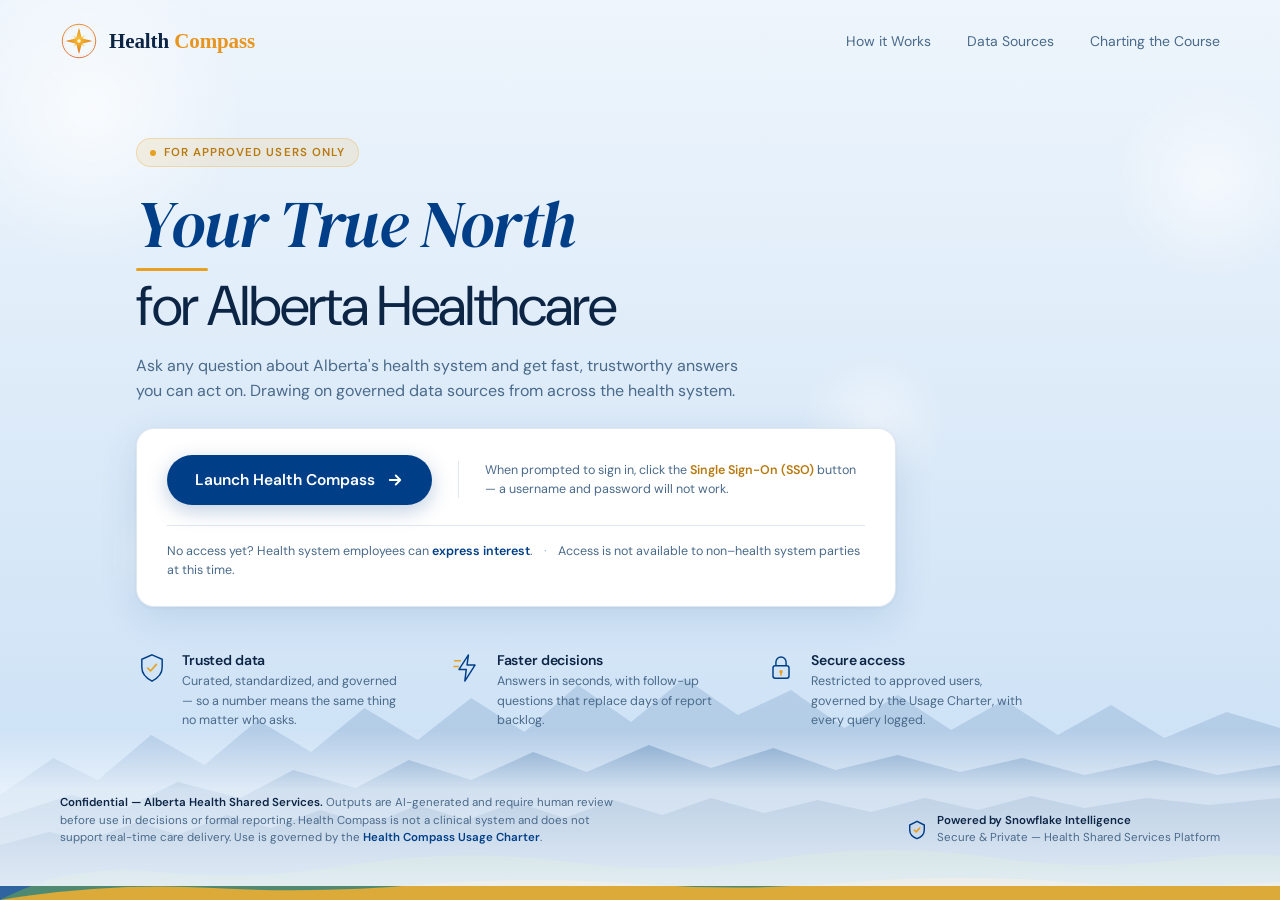
<file: health_compass_site_v5.html>
<!DOCTYPE html>
<html lang="en">
<head>
    <meta charset="UTF-8">
    <meta name="viewport" content="width=device-width, initial-scale=1.0">
    <title>Alberta's Health Compass — Healthcare Intelligence</title>
    <meta name="description" content="Alberta's Health Compass — an AI-enabled analytics platform helping health system leaders ask questions in plain language and get fast, trustworthy answers from governed health data. For approved users only.">
    <meta name="robots" content="noindex, nofollow">

    <!-- Favicon -->
    <link rel="icon" type="image/svg+xml" href="[data-uri]">

    <!-- Social / link-preview cards -->
    <meta property="og:type" content="website">
    <meta property="og:title" content="Alberta's Health Compass">
    <meta property="og:description" content="Ask any question about Alberta's health system and get fast, trustworthy answers you can act on. For approved users only.">
    <meta property="og:site_name" content="Alberta Health Shared Services">
    <meta name="twitter:card" content="summary">
    <meta name="twitter:title" content="Alberta's Health Compass">
    <meta name="twitter:description" content="Ask any question about Alberta's health system and get fast, trustworthy answers you can act on. For approved users only.">

    <link rel="preconnect" href="https://fonts.googleapis.com">
    <link rel="preconnect" href="https://fonts.gstatic.com" crossorigin>
    <link href="https://fonts.googleapis.com/css2?family=DM+Sans:opsz,wght@9..40,300;9..40,400;9..40,500;9..40,600&family=DM+Serif+Display:ital@0;1&display=swap" rel="stylesheet">
    <style>

*, *::before, *::after { margin: 0; padding: 0; box-sizing: border-box; }

:root {
    --sky-top:      #EEF5FC;
    --sky-bottom:   #C8DFF5;
    --blue:         #003F87;
    --blue-mid:     #1A5EA8;
    --blue-light:   #4A82C0;
    --gold:         #E8A020;
    --gold-dark:    #B87A10;
    --navy:         #0D2545;
    --text-muted:   #4A6A8A;
    --text-subtle:  #8AAAC8;
    --white:        #ffffff;
    --card-bg:      rgba(255,255,255,0.82);
    --card-border:  rgba(0,63,135,0.12);
}

html, body {
    min-height: 100%;
    font-family: 'DM Sans', -apple-system, BlinkMacSystemFont, sans-serif;
    color: var(--navy);
    background: linear-gradient(180deg, var(--sky-top) 0%, var(--sky-bottom) 100%);
    background-attachment: fixed;
    overflow-x: hidden;
}

/* ── Bokeh ── */
.bokeh { position: fixed; border-radius: 50%; pointer-events: none; z-index: 0; animation: drift 28s infinite ease-in-out; }
.bokeh:nth-child(1) { width: 340px; height: 340px; top: -60px; left: -80px;  background: radial-gradient(circle, rgba(255,255,255,0.7) 0%, transparent 65%); animation-delay: 0s; }
.bokeh:nth-child(2) { width: 220px; height: 220px; top: 8%;   right: -40px;  background: radial-gradient(circle, rgba(255,255,255,0.55) 0%, transparent 65%); animation-delay: 5s; }
.bokeh:nth-child(3) { width: 160px; height: 160px; top: 38%;  left: 62%;     background: radial-gradient(circle, rgba(255,255,255,0.45) 0%, transparent 65%); animation-delay: 10s; }
.bokeh:nth-child(4) { width: 120px; height: 120px; top: 55%;  left: 8%;      background: radial-gradient(circle, rgba(255,255,255,0.4) 0%, transparent 65%); animation-delay: 15s; }
@keyframes drift { 0%,100% { transform: translateY(0) translateX(0); } 50% { transform: translateY(-28px) translateX(18px); } }

/* ── Mountain landscape ── */
.mountains { position: fixed; bottom: 0; left: 0; right: 0; height: 260px; pointer-events: none; z-index: 0; }
.mountains svg { width: 100%; height: 100%; display: block; }

/* ── Header ── */
header { position: relative; z-index: 10; display: flex; justify-content: space-between; align-items: center; padding: 22px 60px; }
.compass-logo { display: flex; align-items: center; gap: 11px; text-decoration: none; }
.compass-logo-icon { width: 38px; height: 38px; flex-shrink: 0; }
.compass-logo-icon svg { width: 100%; height: 100%; }
.compass-logo-text { font-family: Georgia, 'Times New Roman', serif; font-size: 21px; font-weight: 700; letter-spacing: -0.005em; line-height: 1; }
.compass-logo-text .wm-health  { color: var(--navy); }
.compass-logo-text .wm-compass { color: #E8941F; }
nav { display: flex; gap: 36px; align-items: center; }
nav button.nav-link { font-family: 'DM Sans', sans-serif; background: none; border: none; color: var(--text-muted); font-size: 14px; font-weight: 400; transition: color 0.2s; cursor: pointer; padding: 0; }
nav button.nav-link:hover { color: var(--blue); }
nav button.nav-link:focus-visible { outline: 2px solid var(--blue); outline-offset: 3px; border-radius: 3px; }

/* ── Main ── */
main { position: relative; z-index: 10; max-width: 1120px; margin: 56px auto 0; padding: 0 56px; }

.eyebrow {
    display: inline-flex; align-items: center; gap: 8px;
    font-size: 11.5px; font-weight: 600; letter-spacing: 0.09em; text-transform: uppercase;
    color: var(--gold-dark);
    background: rgba(232,160,32,0.12);
    border: 1px solid rgba(232,160,32,0.28);
    padding: 6px 13px; border-radius: 50px;
    margin-bottom: 22px;
}
.eyebrow .dot { width: 6px; height: 6px; border-radius: 50%; background: var(--gold); }

h1 {
    font-size: 56px; font-weight: 400; line-height: 1.12; letter-spacing: -0.025em;
    margin-bottom: 16px; color: var(--navy);
}
h1 .h1-serif {
    font-family: 'DM Serif Display', Georgia, serif; font-style: italic; font-weight: 400;
    display: block; font-size: 66px; color: var(--blue); line-height: 1.08;
}
h1 .h1-serif::after { content: ''; display: block; width: 72px; height: 3px; background: var(--gold); border-radius: 2px; margin-top: 8px; margin-bottom: 4px; }

.subtitle { color: var(--text-muted); font-size: 16px; font-weight: 400; line-height: 1.55; margin-bottom: 24px; max-width: 620px; }

/* ── Hero panel (Option B) ── */
.hero-panel {
    background: var(--white);
    border: 1px solid var(--card-border);
    border-radius: 18px;
    padding: 26px 30px;
    box-shadow: 0 10px 38px rgba(0,63,135,0.12), 0 1px 4px rgba(0,63,135,0.06);
    max-width: 760px;
}
.hero-top { display: flex; align-items: center; gap: 26px; flex-wrap: wrap; }
.launch-btn {
    display: inline-flex; align-items: center; gap: 11px;
    background: var(--blue); color: var(--white);
    font-family: 'DM Sans', sans-serif; font-size: 15.5px; font-weight: 600;
    text-decoration: none; padding: 15px 28px; border-radius: 50px;
    box-shadow: 0 6px 20px rgba(0,63,135,0.25);
    transition: background 0.2s, transform 0.15s, box-shadow 0.2s;
    flex-shrink: 0;
}
.launch-btn:hover { background: var(--blue-mid); transform: translateY(-1px); box-shadow: 0 8px 26px rgba(0,63,135,0.30); }
.launch-btn:active { transform: translateY(0); }
.launch-btn svg { width: 18px; height: 18px; }

.sso-line { font-size: 12.5px; color: var(--text-muted); line-height: 1.5; flex: 1; min-width: 230px; padding-left: 26px; border-left: 1px solid var(--card-border); }
.sso-line strong { color: var(--gold-dark); font-weight: 600; }

.access-line {
    font-size: 12.5px; color: var(--text-muted); line-height: 1.55;
    margin-top: 20px; padding-top: 16px; border-top: 1px solid var(--card-border);
}
.access-line a { color: var(--blue); font-weight: 600; text-decoration: none; }
.access-line a:hover { text-decoration: underline; }
.access-line .sep { color: var(--text-subtle); margin: 0 8px; }

/* ── Value row (borderless) ── */
.values { display: flex; gap: 44px; margin-top: 44px; max-width: 900px; flex-wrap: wrap; }
.value { flex: 1; min-width: 200px; display: flex; gap: 14px; align-items: flex-start; }
.value-icon { width: 32px; height: 32px; flex-shrink: 0; margin-top: 1px; }
.value-icon svg { width: 100%; height: 100%; }
.value h3 { font-size: 14px; font-weight: 600; color: var(--navy); margin-bottom: 3px; letter-spacing: -0.01em; }
.value p { font-size: 12.5px; color: var(--text-muted); line-height: 1.55; }

/* ── Footer ── */
footer { position: relative; z-index: 10; padding: 64px 60px 40px; display: flex; justify-content: space-between; align-items: flex-end; gap: 20px; flex-wrap: wrap; }
footer::before { content: ''; position: absolute; inset: 0; z-index: -1; background: linear-gradient(180deg, rgba(238,245,252,0) 0%, rgba(238,245,252,0.75) 38%, rgba(238,245,252,0.92) 100%); pointer-events: none; }
.footer-note { font-size: 11.5px; color: var(--text-muted); line-height: 1.5; max-width: 560px; }
.footer-note strong { color: var(--navy); font-weight: 600; }
.footer-note a { color: var(--blue); font-weight: 600; text-decoration: none; }
.footer-note a:hover { text-decoration: underline; }
.powered-by { display: flex; align-items: center; gap: 10px; }
.shield-icon { width: 20px; height: 20px; flex-shrink: 0; }
.powered-by-text { font-size: 11.5px; color: var(--text-muted); line-height: 1.45; }
.powered-by-text strong { color: var(--navy); font-weight: 600; }

/* ── Responsive ── */
@media (max-width: 768px) {
    header { padding: 16px 24px; flex-direction: column; gap: 14px; }
    nav { gap: 22px; }
    main { padding: 0 24px; margin-top: 32px; }
    h1 { font-size: 36px; }
    h1 .h1-serif { font-size: 44px; }
    .hero-panel { max-width: 100%; }
    .sso-line { border-left: none; padding-left: 0; }
    .values { flex-direction: column; gap: 22px; margin-top: 34px; }
    footer { padding: 48px 24px 28px; flex-direction: column; align-items: flex-start; }
    .mountains { height: 160px; }
}

/* ── Modals ── */
.info-overlay { position: fixed; inset: 0; background: rgba(13,37,69,0.55); display: none; align-items: center; justify-content: center; z-index: 2000; backdrop-filter: blur(6px); }
.info-overlay.show { display: flex; }
.info-modal { background: var(--white); border-radius: 14px; max-width: 660px; width: 90%; max-height: 85vh; overflow: hidden; display: flex; flex-direction: column; box-shadow: 0 24px 72px rgba(13,37,69,0.22); animation: slideIn 0.22s ease-out; }
@keyframes slideIn { from { transform: translateY(-14px); opacity: 0; } to { transform: translateY(0); opacity: 1; } }
.info-modal-header { background: var(--blue); padding: 16px 22px; display: flex; justify-content: space-between; align-items: center; }
.info-modal-header h2 { font-family: 'DM Serif Display', Georgia, serif; font-size: 19px; font-weight: 400; color: white; margin: 0; }
.info-modal-header p { font-size: 12.5px; margin: 3px 0 0; color: rgba(255,255,255,0.75); }
.close-popup { background: none; border: none; color: rgba(255,255,255,0.7); font-size: 22px; cursor: pointer; width: 30px; height: 30px; display: flex; align-items: center; justify-content: center; border-radius: 6px; transition: all 0.2s; }
.close-popup:hover { background: rgba(255,255,255,0.15); color: white; }
.info-modal-body { padding: 20px 22px; overflow-y: auto; flex: 1; min-height: 0; }
.info-modal-body::-webkit-scrollbar { width: 4px; }
.info-modal-body::-webkit-scrollbar-thumb { background: #C8DFF5; border-radius: 2px; }
.info-grid { display: grid; grid-template-columns: repeat(2,1fr); gap: 14px; }
.info-card { background: #F4F9FE; padding: 18px; border-radius: 10px; border-left: 3px solid var(--gold); }
.info-card-icon { width: 30px; height: 30px; margin-bottom: 11px; }
.info-card-icon svg { width: 100%; height: 100%; display: block; }
.info-card h3 { color: var(--navy); font-size: 13.5px; font-weight: 600; margin-bottom: 5px; }
.info-card p { color: var(--text-muted); font-size: 12.5px; line-height: 1.55; margin: 0; }
.step-card { background: #F4F9FE; border: 1px solid #E0EDF8; padding: 14px 16px; border-radius: 10px; margin-bottom: 10px; display: flex; gap: 14px; }
.step-card:last-child { margin-bottom: 0; }
.step-icon-img { width: 36px; height: 36px; margin-bottom: 8px; display: block; }
.step-number { background: var(--blue); color: white; width: 34px; height: 34px; border-radius: 50%; display: flex; align-items: center; justify-content: center; font-weight: 700; font-size: 14px; flex-shrink: 0; }
.step-content h3 { color: var(--gold-dark); font-size: 9.5px; font-weight: 700; margin-bottom: 2px; text-transform: uppercase; letter-spacing: 0.08em; }
.step-content h4 { color: var(--navy); font-size: 13.5px; font-weight: 600; margin-bottom: 3px; }
.step-content p { color: var(--text-muted); font-size: 12.5px; line-height: 1.5; margin-bottom: 3px; }
.step-content .example { color: var(--text-subtle); font-size: 11.5px; font-style: italic; margin: 2px 0 0; }
.info-footer { padding: 12px 22px; border-top: 1px solid #E4EDF5; background: #F7FAFE; display: flex; align-items: center; gap: 10px; }
.info-footer-icon { color: var(--gold); display: inline-flex; align-items: center; }
.info-footer-icon svg { width: 17px; height: 17px; display: block; }
.info-footer-text { color: var(--text-muted); font-size: 12.5px; }
.info-modal-close-btn { padding: 8px 18px; background: var(--blue); color: white; border: none; border-radius: 6px; font-family: 'DM Sans', sans-serif; font-size: 13px; font-weight: 600; cursor: pointer; margin-left: auto; transition: background 0.2s; }
.info-modal-close-btn:hover { background: var(--blue-mid); }
@media (max-width: 768px) { .info-grid { grid-template-columns: 1fr; } .step-card { flex-direction: column; } .info-modal { width: 95%; max-height: 90vh; } }

/* ── Story modal ── */
.story-modal { max-width: 720px; }
.story-body { font-size: 14px; line-height: 1.75; color: #3A5068; }
.story-byline { font-size: 12px; color: var(--text-subtle); letter-spacing: 0.04em; text-transform: uppercase; margin-bottom: 20px; }
.story-intro { font-size: 15.5px; color: var(--navy); line-height: 1.7; font-weight: 400; margin-bottom: 24px; padding-bottom: 20px; border-bottom: 1px solid #E8F0F8; }
.story-act { font-family: 'DM Serif Display', Georgia, serif; font-size: 17px; font-weight: 400; font-style: italic; color: var(--blue); margin: 24px 0 4px; }
.story-scene { font-size: 12.5px; color: var(--text-subtle); font-style: italic; margin-bottom: 18px; }
.story-section { font-size: 12px; font-weight: 600; color: var(--gold-dark); text-transform: uppercase; letter-spacing: 0.07em; margin: 20px 0 6px; }
.story-body p { margin-bottom: 12px; }
.story-epilogue { margin: 24px 0; padding: 16px 20px; background: rgba(0,63,135,0.04); border-left: 3px solid var(--gold); border-radius: 0 8px 8px 0; color: var(--navy); font-style: italic; }
.story-epilogue p { margin: 0; font-size: 13.5px; line-height: 1.7; }

    </style>
</head>
<body>

    <!-- Bokeh light orbs -->
    <div class="bokeh"></div>
    <div class="bokeh"></div>
    <div class="bokeh"></div>
    <div class="bokeh"></div>

    <!-- Mountain landscape -->
    <div class="mountains" aria-hidden="true">
        <svg viewBox="0 0 1440 260" preserveAspectRatio="none" xmlns="http://www.w3.org/2000/svg">
            <path d="M0 260 L0 155 L60 118 L110 140 L170 95 L230 125 L290 80 L350 112 L410 68 L470 100 L530 58 L590 92 L650 45 L710 82 L770 38 L830 75 L890 50 L950 88 L1010 55 L1070 90 L1130 60 L1190 95 L1250 65 L1310 98 L1380 72 L1440 88 L1440 260 Z" fill="#003F87" opacity="0.13"/>
            <path d="M0 260 L0 178 L80 155 L140 168 L200 142 L270 158 L330 130 L400 148 L460 120 L530 140 L600 112 L660 132 L730 105 L800 128 L870 108 L940 130 L1010 115 L1080 132 L1150 118 L1220 135 L1300 120 L1370 135 L1440 125 L1440 260 Z" fill="#003F87" opacity="0.30"/>
            <path d="M0 260 L0 205 L55 192 L100 200 L155 182 L200 195 L255 175 L305 188 L360 170 L415 185 L470 165 L525 180 L580 162 L635 178 L690 160 L745 175 L800 158 L860 173 L920 160 L980 172 L1040 158 L1100 170 L1160 156 L1220 168 L1290 158 L1360 165 L1440 158 L1440 260 Z" fill="#003F87" opacity="0.62"/>
            <path d="M0 260 Q80 222 180 232 Q280 242 400 224 Q520 208 640 222 Q760 236 880 218 Q1000 202 1120 218 Q1240 232 1340 218 Q1390 212 1440 216 L1440 260 Z" fill="#4E8A72"/>
            <path d="M0 260 Q120 242 240 248 Q360 254 480 244 Q600 236 720 244 Q840 252 960 242 Q1080 234 1200 242 Q1320 250 1440 242 L1440 260 Z" fill="#DCAA38"/>
        </svg>
    </div>

    <!-- Header -->
    <header>
        <div class="compass-logo">
            <div class="compass-logo-icon">
                <svg viewBox="0 0 512 512" xmlns="http://www.w3.org/2000/svg">
                    <defs>
                        <radialGradient id="markGrad" cx="50%" cy="42%" r="62%">
                            <stop offset="0%" stop-color="#F8C13A"/>
                            <stop offset="55%" stop-color="#E8941F"/>
                            <stop offset="100%" stop-color="#D9663B"/>
                        </radialGradient>
                    </defs>
                    <circle cx="256" cy="256" r="225.28" fill="none" stroke="url(#markGrad)" stroke-width="12.8"/>
                    <circle cx="256" cy="256" r="199.68" fill="none" stroke="#E8941F" stroke-width="4.096" stroke-dasharray="6.144 9.216" opacity="0.75"/>
                    <polygon points="335.0,177.0 280.6,256.0 335.0,335.0 256.0,280.6 177.0,335.0 231.4,256.0 177.0,177.0 256.0,231.4" fill="#F8C13A" opacity="0.9"/>
                    <polygon points="256.0,75.8 294.2,217.8 436.2,256.0 294.2,294.2 256.0,436.2 217.8,294.2 75.8,256.0 217.8,217.8" fill="url(#markGrad)"/>
                    <circle cx="256" cy="256" r="23.04" fill="#FFF6E0"/>
                </svg>
            </div>
            <span class="compass-logo-text"><span class="wm-health">Health</span> <span class="wm-compass">Compass</span></span>
        </div>
        <nav>
            <button type="button" class="nav-link" onclick="openPopup('howItWorksPopup')">How it Works</button>
            <button type="button" class="nav-link" onclick="openPopup('dataSourcesPopup')">Data Sources</button>
            <button type="button" class="nav-link" onclick="openPopup('storyPopup')">Charting the Course</button>
        </nav>
    </header>

    <!-- Main content -->
    <main>
        <span class="eyebrow"><span class="dot"></span>For approved users only</span>

        <h1>
            <span class="h1-serif">Your True North</span>
            for Alberta Healthcare
        </h1>
        <p class="subtitle">Ask any question about Alberta's health system and get fast, trustworthy answers you can act on. Drawing on governed data sources from across the health system.</p>

        <!-- Hero panel -->
        <div class="hero-panel">
            <div class="hero-top">
                <a class="launch-btn" href="https://ai.snowflake.com/ahsorg/ahsprod" target="_blank" rel="noopener">
                    Launch Health Compass
                    <svg viewBox="0 0 24 24" fill="none" stroke="white" stroke-width="2.5" stroke-linecap="round" stroke-linejoin="round"><path d="M5 12h14M13 6l6 6-6 6"/></svg>
                </a>
                <p class="sso-line">When prompted to sign in, click the <strong>Single Sign-On (SSO)</strong> button &mdash; a username and password will not work.</p>
            </div>
            <p class="access-line">
                No access yet? Health system employees can <a href="https://teams.microsoft.com/l/entity/81fef3a6-72aa-4648-a763-de824aeafb7d/_djb2_msteams_prefix_765039569?context=%7B%22channelId%22%3A%2219%3AXLKrdw8h-34jPKt1b6PFGFiIVzLABgse3x3Lj-J4nuE1%40thread.tacv2%22%7D&tenantId=11930486-b470-48f2-9166-3f0cc3087727" target="_blank" rel="noopener">express interest</a>.
                <span class="sep">&middot;</span>
                Access is not available to non&ndash;health system parties at this time.
            </p>
        </div>

        <!-- Value row -->
        <div class="values">
            <div class="value">
                <div class="value-icon">
                    <svg viewBox="0 0 44 44" fill="none" xmlns="http://www.w3.org/2000/svg">
                        <path d="M22 4 L36 10 V21 C36 30 30 36 22 40 C14 36 8 30 8 21 V10 Z" stroke="#003F87" stroke-width="2" fill="none"/>
                        <path d="M16 22 l4 4 8-9" stroke="#E8A020" stroke-width="2.2" stroke-linecap="round" stroke-linejoin="round"/>
                    </svg>
                </div>
                <div>
                    <h3>Trusted data</h3>
                    <p>Curated, standardized, and governed &mdash; so a number means the same thing no matter who asks.</p>
                </div>
            </div>
            <div class="value">
                <div class="value-icon">
                    <svg viewBox="0 0 44 44" fill="none" xmlns="http://www.w3.org/2000/svg">
                        <path d="M24 4 L11 24 H21 L19 40 L33 18 H22 Z" stroke="#003F87" stroke-width="2" fill="none" stroke-linejoin="round"/>
                        <path d="M5 12 H13" stroke="#E8A020" stroke-width="2" stroke-linecap="round"/>
                        <path d="M4 20 H10" stroke="#E8A020" stroke-width="2" stroke-linecap="round"/>
                    </svg>
                </div>
                <div>
                    <h3>Faster decisions</h3>
                    <p>Answers in seconds, with follow-up questions that replace days of report backlog.</p>
                </div>
            </div>
            <div class="value">
                <div class="value-icon">
                    <svg viewBox="0 0 44 44" fill="none" xmlns="http://www.w3.org/2000/svg">
                        <rect x="11" y="19" width="22" height="17" rx="3" stroke="#003F87" stroke-width="2"/>
                        <path d="M15 19 V14 a7 7 0 0 1 14 0 V19" stroke="#003F87" stroke-width="2" fill="none"/>
                        <circle cx="22" cy="27" r="2.4" fill="#E8A020"/>
                        <path d="M22 29 V32" stroke="#E8A020" stroke-width="2" stroke-linecap="round"/>
                    </svg>
                </div>
                <div>
                    <h3>Secure access</h3>
                    <p>Restricted to approved users, governed by the Usage Charter, with every query logged.</p>
                </div>
            </div>
        </div>
    </main>

    <!-- Footer -->
    <footer>
        <div class="footer-note">
            <strong>Confidential — Alberta Health Shared Services.</strong> Outputs are AI-generated and require human review before use in decisions or formal reporting. Health Compass is not a clinical system and does not support real-time care delivery. Use is governed by the <a href="https://albertahealthservices.sharepoint.com/:w:/r/teams/M365TAlbertaHealthCompass/Shared%20Documents/%F0%9F%93%A2%20General/Health%20Compass%20Usage%20Charter.docx?d=w9d25834202bd42e3a27ab7ab227bd3c1&csf=1&web=1&e=fdLbov" target="_blank" rel="noopener">Health Compass Usage Charter</a>.
        </div>
        <div class="powered-by">
            <svg class="shield-icon" viewBox="0 0 22 22" fill="none" xmlns="http://www.w3.org/2000/svg">
                <path d="M11 1.5L3 5.5V11C3 15.1 6 18.7 11 20.5C16 18.7 19 15.1 19 11V5.5L11 1.5Z" stroke="#003F87" stroke-width="1.6" fill="none"/>
                <path d="M8 11l2 2 4-4" stroke="#E8A020" stroke-width="1.8" stroke-linecap="round" stroke-linejoin="round"/>
            </svg>
            <div class="powered-by-text"><strong>Powered by Snowflake Intelligence</strong><br>Secure &amp; Private — Health Shared Services Platform</div>
        </div>
    </footer>

    <!-- How It Works Popup -->
    <div class="info-overlay" id="howItWorksPopup">
        <div class="info-modal">
            <div class="info-modal-header">
                <div><h2>How It Works</h2><p>From sign-in to insight in a few steps</p></div>
                <button class="close-popup" onclick="closePopup('howItWorksPopup')" aria-label="Close">&#x2715;</button>
            </div>
            <div class="info-modal-body">
                <div class="step-card">
                    <div class="step-number">1</div>
                    <div class="step-content">
                        <h3>Step 1</h3>
                        <h4>Sign in with SSO</h4>
                        <p>Launch the Health Compass and, when prompted, click the <strong>Single Sign-On (SSO)</strong> button. Username and password sign-in will not work.</p>
                    </div>
                </div>
                <div class="step-card">
                    <div class="step-number">2</div>
                    <div class="step-content">
                        <h3>Step 2</h3>
                        <h4>Ask your question</h4>
                        <p>Ask any question about Alberta's health system in plain English. No technical knowledge required.</p>
                        <p class="example">"Compare median ED wait times between Edmonton and Calgary by CTAS level."</p>
                    </div>
                </div>
                <div class="step-card">
                    <div class="step-number">3</div>
                    <div class="step-content">
                        <h3>Step 3</h3>
                        <h4>Explore &amp; verify</h4>
                        <p>Ask follow-ups, filter, and export. Look for the <strong>verified query badge</strong> for metrics that match approved definitions. Always apply human review before acting on results.</p>
                    </div>
                </div>
            </div>
            <div class="info-footer">
                <span class="info-footer-icon"><svg viewBox="0 0 24 24" fill="none" xmlns="http://www.w3.org/2000/svg"><circle cx="12" cy="12" r="9" stroke="#003F87" stroke-width="1.6"/><path d="M12 12 L15 8 L13 14 L9 16 Z" fill="#E8A020"/><circle cx="12" cy="12" r="1.3" fill="#003F87"/></svg></span>
                <span class="info-footer-text">Outputs require human review before use</span>
                <button class="info-modal-close-btn" onclick="closePopup('howItWorksPopup')">Close</button>
            </div>
        </div>
    </div>

    <!-- Data Sources Popup -->
    <div class="info-overlay" id="dataSourcesPopup">
        <div class="info-modal">
            <div class="info-modal-header">
                <div><h2>Data Sources</h2><p>Integrated, governed, and standardized</p></div>
                <button class="close-popup" onclick="closePopup('dataSourcesPopup')" aria-label="Close">&#x2715;</button>
            </div>
            <div class="info-modal-body">
                <div class="info-grid">
                    <div class="info-card"><div class="info-card-icon"><svg viewBox="0 0 44 44" fill="none" xmlns="http://www.w3.org/2000/svg"><path d="M8 38 V14 L22 7 L36 14 V38" stroke="#003F87" stroke-width="2" stroke-linejoin="round"/><path d="M4 38 H40" stroke="#003F87" stroke-width="2" stroke-linecap="round"/><path d="M22 16 V24 M18 20 H26" stroke="#E8A020" stroke-width="2.2" stroke-linecap="round"/><path d="M17 38 V30 H27 V38" stroke="#003F87" stroke-width="2" stroke-linejoin="round"/></svg></div><h3>Patient Activity</h3><p>Admissions, discharges, transfers, and emergency department visits.</p></div>
                    <div class="info-card"><div class="info-card-icon"><svg viewBox="0 0 44 44" fill="none" xmlns="http://www.w3.org/2000/svg"><path d="M7 32 a15 15 0 0 1 30 0" stroke="#003F87" stroke-width="2" stroke-linecap="round"/><path d="M7 32 H37" stroke="#003F87" stroke-width="2" stroke-linecap="round"/><path d="M22 32 L30 19" stroke="#E8A020" stroke-width="2.4" stroke-linecap="round"/><circle cx="22" cy="32" r="2.6" fill="#003F87"/></svg></div><h3>System Capacity</h3><p>Bed occupancy, theatre utilization, staffing ratios, and wait times.</p></div>
                    <div class="info-card"><div class="info-card-icon"><svg viewBox="0 0 44 44" fill="none" xmlns="http://www.w3.org/2000/svg"><ellipse cx="22" cy="13" rx="13" ry="5" stroke="#003F87" stroke-width="2"/><path d="M9 13 V31 c0 2.8 5.8 5 13 5 s13-2.2 13-5 V13" stroke="#003F87" stroke-width="2"/><path d="M9 22 c0 2.8 5.8 5 13 5 s13-2.2 13-5" stroke="#003F87" stroke-width="2" opacity="0.5"/><path d="M22 9 V17 M19.5 11 h3.2 a1.8 1.8 0 0 1 0 3.6 h-1.4 a1.8 1.8 0 0 0 0 3.6 h3.2" stroke="#E8A020" stroke-width="1.8" stroke-linecap="round" stroke-linejoin="round"/></svg></div><h3>Clinical Costing</h3><p>Cost per weighted activity, resource use, and procedure-level costing.</p></div>
                    <div class="info-card"><div class="info-card-icon"><svg viewBox="0 0 44 44" fill="none" xmlns="http://www.w3.org/2000/svg"><path d="M22 36 C13 30 6 24 6 16.5 A8.5 8.5 0 0 1 22 12 A8.5 8.5 0 0 1 38 16.5 C38 24 31 30 22 36 Z" stroke="#003F87" stroke-width="2" stroke-linejoin="round"/><path d="M12 22 H18 L20.5 17 L24 27 L26.5 22 H32" stroke="#E8A020" stroke-width="2.2" stroke-linecap="round" stroke-linejoin="round"/></svg></div><h3>Quality &amp; Outcomes</h3><p>Readmission rates, length of stay, and complication rates.</p></div>
                    <div class="info-card"><div class="info-card-icon"><svg viewBox="0 0 44 44" fill="none" xmlns="http://www.w3.org/2000/svg"><circle cx="16" cy="15" r="5" stroke="#003F87" stroke-width="2"/><path d="M7 35 c0-6 4.5-9 9-9 s9 3 9 9" stroke="#003F87" stroke-width="2" stroke-linecap="round"/><circle cx="30" cy="17" r="4" stroke="#E8A020" stroke-width="2"/><path d="M27 35 c0-5.5 3.5-8.5 8-8.5 s7 3 7 8" stroke="#E8A020" stroke-width="2" stroke-linecap="round" opacity="0.95"/></svg></div><h3>Workforce</h3><p>FTE counts, agency usage, and sick leave rates.</p></div>
                    <div class="info-card"><div class="info-card-icon"><svg viewBox="0 0 44 44" fill="none" xmlns="http://www.w3.org/2000/svg"><path d="M19 6 V18 L10 33 a3 3 0 0 0 2.7 4.5 H31.3 A3 3 0 0 0 34 33 L25 18 V6" stroke="#003F87" stroke-width="2" stroke-linejoin="round"/><path d="M16 6 H28" stroke="#003F87" stroke-width="2" stroke-linecap="round"/><path d="M14.5 27 H29.5" stroke="#E8A020" stroke-width="2" stroke-linecap="round"/><circle cx="20" cy="32" r="1.6" fill="#E8A020"/><circle cx="25" cy="31" r="1.3" fill="#E8A020"/></svg></div><h3>Clinical Support Services</h3><p>Volumes, turnaround times, and utilization.</p></div>
                </div>
            </div>
            <div class="info-footer">
                <span class="info-footer-icon"><svg viewBox="0 0 24 24" fill="none" xmlns="http://www.w3.org/2000/svg"><path d="M12 2.5 L4 6 V11.5 C4 16.2 7.4 19.6 12 21.2 C16.6 19.6 20 16.2 20 11.5 V6 Z" stroke="#003F87" stroke-width="1.6"/><path d="M9 12 l2.2 2.2 L15 10" stroke="#E8A020" stroke-width="1.8" stroke-linecap="round" stroke-linejoin="round"/></svg></span>
                <span class="info-footer-text">Data domains roll out progressively as agents launch</span>
                <button class="info-modal-close-btn" onclick="closePopup('dataSourcesPopup')">Close</button>
            </div>
        </div>
    </div>

    <!-- Charting the Course Popup -->
    <div class="info-overlay" id="storyPopup">
        <div class="info-modal story-modal">
            <div class="info-modal-header">
                <div><h2>Charting the Course</h2><p>Guiding better decisions with Alberta's Health Compass</p></div>
                <button class="close-popup" onclick="closePopup('storyPopup')" aria-label="Close">&#x2715;</button>
            </div>
            <div class="info-modal-body story-body">
                <p class="story-byline">Pierre Gu&eacute;nette &amp; Jason Scarlett &mdash; 2026</p>
                <p class="story-intro">Imagine a health system where every leader &mdash; from the Minister's office to the analytics hub &mdash; can ask any question of the data and receive answers in seconds that they can trust and act on.</p>

                <h3 class="story-act">Act 1 &mdash; Without a Compass</h3>
                <p class="story-scene">Three people. Three questions. One morning ruled by waiting.</p>
                <p>A Minister preparing for Question Period needs concrete answers on emergency wait times &mdash; fast. A Director has two hours to prepare site-specific ED flow recommendations that would normally take weeks of consultation. A senior analyst stares at 47 unread messages, drowning in repeat requests for the same charts.</p>

                <h3 class="story-act">Act 2 &mdash; First Bearing</h3>
                <p class="story-scene">Three questions asked. Three answers in seconds. Three people discover what's possible.</p>
                <p>The Minister explores patient acuity trends across Edmonton and Calgary, then follows up on the correlation with admission rates &mdash; understanding the data because she explored it herself. The Director surfaces peak-hour surges and admission bottlenecks with charts ready to present. The analyst's routine inbox goes quiet, freeing her for the harder, more valuable questions only she can answer.</p>

                <h3 class="story-act">Act 3 &mdash; True North</h3>
                <p class="story-scene">One day. Hundreds of questions. A health system stops waiting and starts leading.</p>
                <p>Across the system, leaders move from reactive management to proactive leadership &mdash; not just getting answers, but asking better questions.</p>

                <div class="story-epilogue">
                    <p>"The goal is not to replace human judgment with artificial intelligence, but to augment human intelligence with artificial capability. The questions that matter most still require human wisdom. We're making the answers easier to find."</p>
                </div>
            </div>
            <div class="info-footer">
                <span class="info-footer-icon"><svg viewBox="0 0 24 24" fill="none" xmlns="http://www.w3.org/2000/svg"><circle cx="12" cy="12" r="9" stroke="#003F87" stroke-width="1.6"/><path d="M12 12 L15 8 L13 14 L9 16 Z" fill="#E8A020"/><circle cx="12" cy="12" r="1.3" fill="#003F87"/></svg></span>
                <span class="info-footer-text">The story that inspired this work</span>
                <button class="info-modal-close-btn" onclick="closePopup('storyPopup')">Close</button>
            </div>
        </div>
    </div>

    <script>
    function openPopup(id)  { document.getElementById(id).classList.add('show'); }
    function closePopup(id) { document.getElementById(id).classList.remove('show'); }
    document.addEventListener('click', function(e) {
        if (e.target.classList.contains('info-overlay')) e.target.classList.remove('show');
    });
    document.addEventListener('keydown', function(e) {
        if (e.key === 'Escape') document.querySelectorAll('.info-overlay.show').forEach(el => el.classList.remove('show'));
    });
    </script>
</body>
</html>
</file>
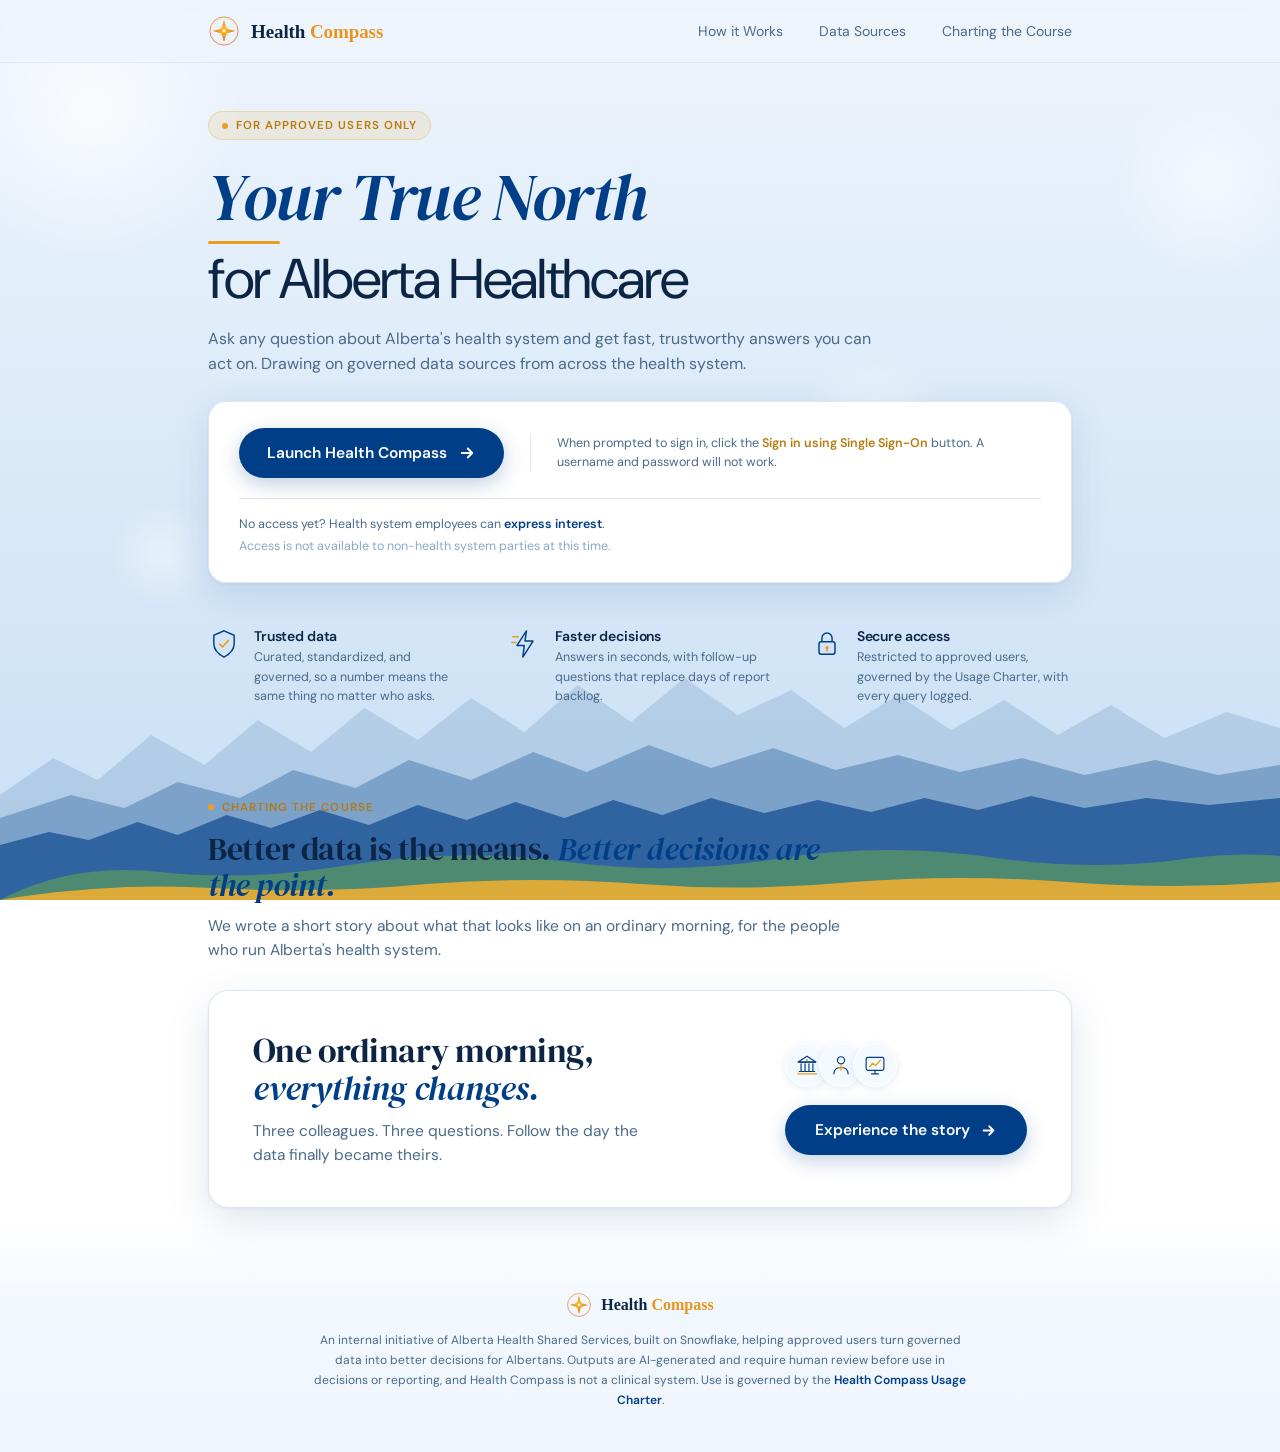
<file: index (12).html>
<!DOCTYPE html>
<html lang="en">
<head>
    <meta charset="UTF-8">
    <meta name="viewport" content="width=device-width, initial-scale=1.0">
    <title>Alberta's Health Compass</title>
    <meta name="description" content="Alberta's Health Compass: an AI-enabled analytics platform helping health system leaders ask questions in plain language and get fast, trustworthy answers from governed health data. For approved users only.">
    <meta name="robots" content="noindex, nofollow">

    <!-- Favicon -->
    <link rel="icon" type="image/svg+xml" href="[data-uri]">

    <!-- Social / link-preview cards -->
    <meta property="og:type" content="website">
    <meta property="og:title" content="Alberta's Health Compass">
    <meta property="og:description" content="Ask any question about Alberta's health system and get fast, trustworthy answers you can act on. For approved users only.">
    <meta property="og:site_name" content="Alberta Health Shared Services">
    <meta name="twitter:card" content="summary">
    <meta name="twitter:title" content="Alberta's Health Compass">
    <meta name="twitter:description" content="Ask any question about Alberta's health system and get fast, trustworthy answers you can act on. For approved users only.">

    <link rel="preconnect" href="https://fonts.googleapis.com">
    <link rel="preconnect" href="https://fonts.gstatic.com" crossorigin>
    <link href="https://fonts.googleapis.com/css2?family=DM+Sans:opsz,wght@9..40,300;9..40,400;9..40,500;9..40,600&family=DM+Serif+Display:ital@0;1&display=swap" rel="stylesheet">
    <style>

*, *::before, *::after { margin: 0; padding: 0; box-sizing: border-box; }

:root {
    --sky-top:      #EEF5FC;
    --sky-bottom:   #C8DFF5;
    --blue:         #003F87;
    --blue-mid:     #1A5EA8;
    --blue-light:   #4A82C0;
    --gold:         #E8A020;
    --gold-dark:    #B87A10;
    --navy:         #0D2545;
    --text-muted:   #4A6A8A;
    --text-subtle:  #8AAAC8;
    --white:        #ffffff;
    --card-bg:      rgba(255,255,255,0.82);
    --card-border:  rgba(0,63,135,0.12);
}

html, body {
    min-height: 100vh;
    font-family: 'DM Sans', -apple-system, BlinkMacSystemFont, sans-serif;
    color: var(--navy);
    background: linear-gradient(180deg, var(--sky-top) 0%, var(--sky-bottom) 100%);
    background-attachment: fixed;
    overflow-x: clip;
}
body { display: flex; flex-direction: column; }

/* ── Bokeh ── */
.bokeh { position: fixed; border-radius: 50%; pointer-events: none; z-index: 0; animation: drift 28s infinite ease-in-out; }
.bokeh:nth-child(1) { width: 340px; height: 340px; top: -60px; left: -80px;  background: radial-gradient(circle, rgba(255,255,255,0.7) 0%, transparent 65%); animation-delay: 0s; }
.bokeh:nth-child(2) { width: 220px; height: 220px; top: 8%;   right: -40px;  background: radial-gradient(circle, rgba(255,255,255,0.55) 0%, transparent 65%); animation-delay: 5s; }
.bokeh:nth-child(3) { width: 160px; height: 160px; top: 38%;  left: 62%;     background: radial-gradient(circle, rgba(255,255,255,0.45) 0%, transparent 65%); animation-delay: 10s; }
.bokeh:nth-child(4) { width: 120px; height: 120px; top: 55%;  left: 8%;      background: radial-gradient(circle, rgba(255,255,255,0.4) 0%, transparent 65%); animation-delay: 15s; }
@keyframes drift { 0%,100% { transform: translateY(0) translateX(0); } 50% { transform: translateY(-28px) translateX(18px); } }

/* ── Mountain landscape ── */
.mountains { position: fixed; bottom: 0; left: 0; right: 0; height: 260px; pointer-events: none; z-index: 0; }
.mountains svg { width: 100%; height: 100%; display: block; }

/* ── Header ── */
header { position: sticky; top: 0; z-index: 100; background: rgba(238,245,252,0.82); backdrop-filter: blur(10px); border-bottom: 1px solid rgba(0,63,135,0.07); }
.header-inner { max-width: 960px; margin: 0 auto; padding: 15px 48px; display: flex; justify-content: space-between; align-items: center; }
.compass-logo { display: flex; align-items: center; gap: 11px; text-decoration: none; }
.compass-logo-icon { width: 32px; height: 32px; flex-shrink: 0; }
.compass-logo-icon svg { width: 100%; height: 100%; }
.compass-logo-text { font-family: Georgia, 'Times New Roman', serif; font-size: 19px; font-weight: 700; letter-spacing: -0.005em; line-height: 1; }
.compass-logo-text .wm-health  { color: var(--navy); }
.compass-logo-text .wm-compass { color: #E8941F; }
nav { display: flex; gap: 36px; align-items: center; }
nav button.nav-link { font-family: 'DM Sans', sans-serif; background: none; border: none; color: var(--text-muted); font-size: 14px; font-weight: 400; transition: color 0.2s; cursor: pointer; padding: 0; }
nav button.nav-link:hover { color: var(--blue); }
nav button.nav-link:focus-visible { outline: 2px solid var(--blue); outline-offset: 3px; border-radius: 3px; }

/* ── Main ── */
main { position: relative; z-index: 10; max-width: 960px; margin: 48px auto 0; padding: 0 48px; }

.eyebrow {
    display: inline-flex; align-items: center; gap: 8px;
    font-size: 11.5px; font-weight: 600; letter-spacing: 0.09em; text-transform: uppercase;
    color: var(--gold-dark);
    background: rgba(232,160,32,0.12);
    border: 1px solid rgba(232,160,32,0.28);
    padding: 6px 13px; border-radius: 50px;
    margin-bottom: 22px;
}
.eyebrow .dot { width: 6px; height: 6px; border-radius: 50%; background: var(--gold); }

h1 {
    font-size: 56px; font-weight: 400; line-height: 1.12; letter-spacing: -0.025em;
    margin-bottom: 16px; color: var(--navy);
}
h1 .h1-serif {
    font-family: 'DM Serif Display', Georgia, serif; font-style: italic; font-weight: 400;
    display: block; font-size: 66px; color: var(--blue); line-height: 1.08;
}
h1 .h1-serif::after { content: ''; display: block; width: 72px; height: 3px; background: var(--gold); border-radius: 2px; margin-top: 8px; margin-bottom: 4px; }

.subtitle { color: var(--text-muted); font-size: 16px; font-weight: 400; line-height: 1.55; margin-bottom: 24px; max-width: 680px; }

/* ── Hero panel (Option B) ── */
.hero-panel {
    background: var(--white);
    border: 1px solid var(--card-border);
    border-radius: 18px;
    padding: 26px 30px;
    box-shadow: 0 10px 38px rgba(0,63,135,0.12), 0 1px 4px rgba(0,63,135,0.06);
}
.hero-top { display: flex; align-items: center; gap: 26px; flex-wrap: wrap; }
.launch-btn {
    display: inline-flex; align-items: center; gap: 11px;
    background: var(--blue); color: var(--white);
    font-family: 'DM Sans', sans-serif; font-size: 15.5px; font-weight: 600;
    text-decoration: none; padding: 15px 28px; border-radius: 50px;
    box-shadow: 0 6px 20px rgba(0,63,135,0.25);
    transition: background 0.2s, transform 0.15s, box-shadow 0.2s;
    flex-shrink: 0;
}
.launch-btn:hover { background: var(--blue-mid); transform: translateY(-1px); box-shadow: 0 8px 26px rgba(0,63,135,0.30); }
.launch-btn:active { transform: translateY(0); }
.launch-btn svg { width: 18px; height: 18px; }

.sso-line { font-size: 12.5px; color: var(--text-muted); line-height: 1.5; flex: 1; min-width: 230px; padding-left: 26px; border-left: 1px solid var(--card-border); }
.sso-line strong { color: var(--gold-dark); font-weight: 600; }

.access-line {
    font-size: 12.5px; color: var(--text-muted); line-height: 1.55;
    margin-top: 20px; padding-top: 16px; border-top: 1px solid var(--card-border);
}
.access-line p { margin: 0; }
.access-line .access-sub { color: var(--text-subtle); margin-top: 3px; }
.access-line a { color: var(--blue); font-weight: 600; text-decoration: none; }
.access-line a:hover { text-decoration: underline; }

/* ── Value row (borderless) ── */
.values { display: flex; gap: 40px; margin-top: 44px; flex-wrap: wrap; }
.value { flex: 1; min-width: 200px; display: flex; gap: 14px; align-items: flex-start; }
.value-icon { width: 32px; height: 32px; flex-shrink: 0; margin-top: 1px; }
.value-icon svg { width: 100%; height: 100%; }
.value h3 { font-size: 14px; font-weight: 600; color: var(--navy); margin-bottom: 3px; letter-spacing: -0.01em; }
.value p { font-size: 12.5px; color: var(--text-muted); line-height: 1.55; }

/* ── Story teaser (Charting the Course) ── */
.story { position: relative; z-index: 10; margin-top: 88px; padding: 0 0 12px; }
.story-inner { max-width: 960px; margin: 0 auto; padding: 0 48px; }
.story-eyebrow { display: inline-flex; align-items: center; gap: 8px; font-size: 11.5px; font-weight: 600; letter-spacing: 0.09em; text-transform: uppercase; color: var(--gold-dark); margin-bottom: 16px; }
.story-eyebrow .dot { width: 6px; height: 6px; border-radius: 50%; background: var(--gold); }
.story-lead { max-width: 640px; margin-bottom: 28px; }
.story-lead h2 { font-family: 'DM Serif Display', Georgia, serif; font-weight: 400; font-size: 32px; line-height: 1.14; color: var(--navy); letter-spacing: -0.015em; margin-bottom: 10px; }
.story-lead h2 em { font-style: italic; color: var(--blue); }
.story-lead p { font-size: 15.5px; color: var(--text-muted); line-height: 1.55; }

.teaser { background: var(--white); border: 1px solid var(--card-border); border-radius: 20px; padding: 40px 44px; box-shadow: 0 14px 44px rgba(0,63,135,0.13), 0 1px 4px rgba(0,63,135,0.06); display: flex; align-items: center; justify-content: space-between; gap: 40px; flex-wrap: wrap; overflow: hidden; position: relative; }
.teaser-copy { flex: 1; min-width: 280px; }
.teaser-copy h2 { font-family: 'DM Serif Display', Georgia, serif; font-weight: 400; font-size: 34px; line-height: 1.12; color: var(--navy); letter-spacing: -0.015em; margin-bottom: 12px; }
.teaser-copy h2 em { font-style: italic; color: var(--blue); }
.teaser-copy p { font-size: 15.5px; line-height: 1.55; color: var(--text-muted); max-width: 420px; }
.teaser-action { display: flex; flex-direction: column; align-items: flex-start; gap: 18px; flex-shrink: 0; }
.teaser-icons { display: flex; align-items: center; gap: -6px; }
.teaser-icons .ti { width: 44px; height: 44px; border-radius: 50%; background: #F4F9FE; border: 1.5px solid var(--white); box-shadow: 0 2px 8px rgba(0,63,135,0.10); display: flex; align-items: center; justify-content: center; margin-left: -10px; }
.teaser-icons .ti:first-child { margin-left: 0; }
.teaser-icons .ti svg { width: 26px; height: 26px; }
.story-cta { display: inline-flex; align-items: center; gap: 10px; background: var(--blue); color: var(--white); font-size: 15.5px; font-weight: 600; text-decoration: none; padding: 15px 30px; border-radius: 50px; box-shadow: 0 6px 20px rgba(0,63,135,0.24); transition: background 0.2s, transform 0.15s, box-shadow 0.2s; }
.story-cta:hover { background: var(--blue-mid); transform: translateY(-1px); box-shadow: 0 8px 26px rgba(0,63,135,0.30); }
.story-cta svg { width: 17px; height: 17px; }

/* ── Footer ── */
footer { position: relative; z-index: 10; margin-top: auto; }
footer::before { content: ''; position: absolute; inset: 0; z-index: -1; background: linear-gradient(180deg, rgba(238,245,252,0) 0%, rgba(238,245,252,0.75) 38%, rgba(238,245,252,0.92) 100%); pointer-events: none; }
.footer-inner { max-width: 720px; margin: 0 auto; padding: 72px 28px 42px; display: flex; flex-direction: column; align-items: center; text-align: center; gap: 13px; }
.footer-mark { display: flex; align-items: center; gap: 9px; }
.footer-mark svg { width: 26px; height: 26px; }
.footer-mark .fwm { font-family: Georgia, 'Times New Roman', serif; font-size: 16px; font-weight: 700; line-height: 1; }
.footer-mark .fwm .h { color: var(--navy); }
.footer-mark .fwm .c { color: #E8941F; }
.footer-statement { font-size: 12px; color: var(--text-muted); line-height: 1.65; max-width: 660px; }
.footer-statement a { color: var(--blue); font-weight: 600; text-decoration: none; }
.footer-statement a:hover { text-decoration: underline; }

/* ── Responsive ── */
@media (max-width: 768px) {
    .header-inner { padding: 14px 24px; }
    nav { gap: 20px; }
    main { padding: 0 24px; margin-top: 28px; }
    h1 { font-size: 36px; }
    h1 .h1-serif { font-size: 44px; }
    .sso-line { border-left: none; padding-left: 0; }
    .values { flex-direction: column; gap: 22px; margin-top: 34px; }
    .story { padding: 0 0 4px; margin-top: 56px; }
    .story-inner { padding: 0 24px; }
    .teaser { padding: 30px 26px; gap: 26px; }
    .teaser-copy h2 { font-size: 28px; }
    .teaser-action { width: 100%; }
    .story-cta { width: 100%; justify-content: center; }
    .footer-inner { padding: 44px 24px 28px; flex-direction: column; align-items: flex-start; }
    .mountains { height: 160px; }
}

/* ── Modals ── */
.info-overlay { position: fixed; inset: 0; background: rgba(13,37,69,0.55); display: none; align-items: center; justify-content: center; z-index: 2000; backdrop-filter: blur(6px); }
.info-overlay.show { display: flex; }
.info-modal { background: var(--white); border-radius: 14px; max-width: 660px; width: 90%; max-height: 85vh; overflow: hidden; display: flex; flex-direction: column; box-shadow: 0 24px 72px rgba(13,37,69,0.22); animation: slideIn 0.22s ease-out; }
@keyframes slideIn { from { transform: translateY(-14px); opacity: 0; } to { transform: translateY(0); opacity: 1; } }
.info-modal-header { background: var(--blue); padding: 16px 22px; display: flex; justify-content: space-between; align-items: center; }
.info-modal-header h2 { font-family: 'DM Serif Display', Georgia, serif; font-size: 19px; font-weight: 400; color: white; margin: 0; }
.info-modal-header p { font-size: 12.5px; margin: 3px 0 0; color: rgba(255,255,255,0.75); }
.close-popup { background: none; border: none; color: rgba(255,255,255,0.7); font-size: 22px; cursor: pointer; width: 30px; height: 30px; display: flex; align-items: center; justify-content: center; border-radius: 6px; transition: all 0.2s; }
.close-popup:hover { background: rgba(255,255,255,0.15); color: white; }
.info-modal-body { padding: 20px 22px; overflow-y: auto; flex: 1; min-height: 0; }
.info-modal-body::-webkit-scrollbar { width: 4px; }
.info-modal-body::-webkit-scrollbar-thumb { background: #C8DFF5; border-radius: 2px; }
.info-grid { display: grid; grid-template-columns: repeat(2,1fr); gap: 14px; }
.info-card { background: #F4F9FE; padding: 18px; border-radius: 10px; border-left: 3px solid var(--gold); }
.info-card-icon { width: 30px; height: 30px; margin-bottom: 11px; }
.info-card-icon svg { width: 100%; height: 100%; display: block; }
.info-card h3 { color: var(--navy); font-size: 13.5px; font-weight: 600; margin-bottom: 5px; }
.info-card p { color: var(--text-muted); font-size: 12.5px; line-height: 1.55; margin: 0; }
.step-card { background: #F4F9FE; border: 1px solid #E0EDF8; padding: 14px 16px; border-radius: 10px; margin-bottom: 10px; display: flex; gap: 14px; }
.step-card:last-child { margin-bottom: 0; }
.step-icon-img { width: 36px; height: 36px; margin-bottom: 8px; display: block; }
.step-number { background: var(--blue); color: white; width: 34px; height: 34px; border-radius: 50%; display: flex; align-items: center; justify-content: center; font-weight: 700; font-size: 14px; flex-shrink: 0; }
.step-content h3 { color: var(--gold-dark); font-size: 9.5px; font-weight: 700; margin-bottom: 2px; text-transform: uppercase; letter-spacing: 0.08em; }
.step-content h4 { color: var(--navy); font-size: 13.5px; font-weight: 600; margin-bottom: 3px; }
.step-content p { color: var(--text-muted); font-size: 12.5px; line-height: 1.5; margin-bottom: 3px; }
.step-content .example { color: var(--text-subtle); font-size: 11.5px; font-style: italic; margin: 2px 0 0; }
.info-footer { padding: 12px 22px; border-top: 1px solid #E4EDF5; background: #F7FAFE; display: flex; align-items: center; gap: 10px; }
.info-footer-icon { color: var(--gold); display: inline-flex; align-items: center; }
.info-footer-icon svg { width: 17px; height: 17px; display: block; }
.info-footer-text { color: var(--text-muted); font-size: 12.5px; }
.info-modal-close-btn { padding: 8px 18px; background: var(--blue); color: white; border: none; border-radius: 6px; font-family: 'DM Sans', sans-serif; font-size: 13px; font-weight: 600; cursor: pointer; margin-left: auto; transition: background 0.2s; }
.info-modal-close-btn:hover { background: var(--blue-mid); }
@media (max-width: 768px) { .info-grid { grid-template-columns: 1fr; } .step-card { flex-direction: column; } .info-modal { width: 95%; max-height: 90vh; } }

/* ── Story (Charting the Course) styles defined above ── */


    </style>
</head>
<body>

    <!-- Bokeh light orbs -->
    <div class="bokeh"></div>
    <div class="bokeh"></div>
    <div class="bokeh"></div>
    <div class="bokeh"></div>

    <!-- Mountain landscape -->
    <div class="mountains" aria-hidden="true">
        <svg viewBox="0 0 1440 260" preserveAspectRatio="none" xmlns="http://www.w3.org/2000/svg">
            <path d="M0 260 L0 155 L60 118 L110 140 L170 95 L230 125 L290 80 L350 112 L410 68 L470 100 L530 58 L590 92 L650 45 L710 82 L770 38 L830 75 L890 50 L950 88 L1010 55 L1070 90 L1130 60 L1190 95 L1250 65 L1310 98 L1380 72 L1440 88 L1440 260 Z" fill="#003F87" opacity="0.13"/>
            <path d="M0 260 L0 178 L80 155 L140 168 L200 142 L270 158 L330 130 L400 148 L460 120 L530 140 L600 112 L660 132 L730 105 L800 128 L870 108 L940 130 L1010 115 L1080 132 L1150 118 L1220 135 L1300 120 L1370 135 L1440 125 L1440 260 Z" fill="#003F87" opacity="0.30"/>
            <path d="M0 260 L0 205 L55 192 L100 200 L155 182 L200 195 L255 175 L305 188 L360 170 L415 185 L470 165 L525 180 L580 162 L635 178 L690 160 L745 175 L800 158 L860 173 L920 160 L980 172 L1040 158 L1100 170 L1160 156 L1220 168 L1290 158 L1360 165 L1440 158 L1440 260 Z" fill="#003F87" opacity="0.62"/>
            <path d="M0 260 Q80 222 180 232 Q280 242 400 224 Q520 208 640 222 Q760 236 880 218 Q1000 202 1120 218 Q1240 232 1340 218 Q1390 212 1440 216 L1440 260 Z" fill="#4E8A72"/>
            <path d="M0 260 Q120 242 240 248 Q360 254 480 244 Q600 236 720 244 Q840 252 960 242 Q1080 234 1200 242 Q1320 250 1440 242 L1440 260 Z" fill="#DCAA38"/>
        </svg>
    </div>

    <!-- Header -->
    <header>
      <div class="header-inner">
        <div class="compass-logo">
            <div class="compass-logo-icon">
                <svg viewBox="0 0 512 512" xmlns="http://www.w3.org/2000/svg">
                    <defs>
                        <radialGradient id="markGrad" cx="50%" cy="42%" r="62%">
                            <stop offset="0%" stop-color="#F8C13A"/>
                            <stop offset="55%" stop-color="#E8941F"/>
                            <stop offset="100%" stop-color="#D9663B"/>
                        </radialGradient>
                    </defs>
                    <circle cx="256" cy="256" r="225.28" fill="none" stroke="url(#markGrad)" stroke-width="12.8"/>
                    <circle cx="256" cy="256" r="199.68" fill="none" stroke="#E8941F" stroke-width="4.096" stroke-dasharray="6.144 9.216" opacity="0.75"/>
                    <polygon points="335.0,177.0 280.6,256.0 335.0,335.0 256.0,280.6 177.0,335.0 231.4,256.0 177.0,177.0 256.0,231.4" fill="#F8C13A" opacity="0.9"/>
                    <polygon points="256.0,75.8 294.2,217.8 436.2,256.0 294.2,294.2 256.0,436.2 217.8,294.2 75.8,256.0 217.8,217.8" fill="url(#markGrad)"/>
                    <circle cx="256" cy="256" r="23.04" fill="#FFF6E0"/>
                </svg>
            </div>
            <span class="compass-logo-text"><span class="wm-health">Health</span> <span class="wm-compass">Compass</span></span>
        </div>
        <nav>
            <button type="button" class="nav-link" onclick="openPopup('howItWorksPopup')">How it Works</button>
            <button type="button" class="nav-link" onclick="openPopup('dataSourcesPopup')">Data Sources</button>
            <button type="button" class="nav-link" onclick="document.getElementById('story').scrollIntoView({behavior:'smooth'})">Charting the Course</button>
        </nav>
      </div>
    </header>

    <!-- Main content -->
    <main>
        <span class="eyebrow"><span class="dot"></span>For approved users only</span>

        <h1>
            <span class="h1-serif">Your True North</span>
            for Alberta Healthcare
        </h1>
        <p class="subtitle">Ask any question about Alberta's health system and get fast, trustworthy answers you can act on. Drawing on governed data sources from across the health system.</p>

        <!-- Hero panel -->
        <div class="hero-panel">
            <div class="hero-top">
                <a class="launch-btn" href="https://ai.snowflake.com/ahsorg/ahsprod" target="_blank" rel="noopener">
                    Launch Health Compass
                    <svg viewBox="0 0 24 24" fill="none" stroke="white" stroke-width="2.5" stroke-linecap="round" stroke-linejoin="round"><path d="M5 12h14M13 6l6 6-6 6"/></svg>
                </a>
                <p class="sso-line">When prompted to sign in, click the <strong>Sign in using Single Sign-On</strong> button. A username and password will not work.</p>
            </div>
            <div class="access-line">
                <p>No access yet? Health system employees can <a href="https://teams.microsoft.com/l/entity/81fef3a6-72aa-4648-a763-de824aeafb7d/_djb2_msteams_prefix_765039569?context=%7B%22channelId%22%3A%2219%3AXLKrdw8h-34jPKt1b6PFGFiIVzLABgse3x3Lj-J4nuE1%40thread.tacv2%22%7D&tenantId=11930486-b470-48f2-9166-3f0cc3087727" target="_blank" rel="noopener">express interest</a>.</p>
                <p class="access-sub">Access is not available to non-health system parties at this time.</p>
            </div>
        </div>

        <!-- Value row -->
        <div class="values">
            <div class="value">
                <div class="value-icon">
                    <svg viewBox="0 0 44 44" fill="none" xmlns="http://www.w3.org/2000/svg">
                        <path d="M22 4 L36 10 V21 C36 30 30 36 22 40 C14 36 8 30 8 21 V10 Z" stroke="#003F87" stroke-width="2" fill="none"/>
                        <path d="M16 22 l4 4 8-9" stroke="#E8A020" stroke-width="2.2" stroke-linecap="round" stroke-linejoin="round"/>
                    </svg>
                </div>
                <div>
                    <h3>Trusted data</h3>
                    <p>Curated, standardized, and governed, so a number means the same thing no matter who asks.</p>
                </div>
            </div>
            <div class="value">
                <div class="value-icon">
                    <svg viewBox="0 0 44 44" fill="none" xmlns="http://www.w3.org/2000/svg">
                        <path d="M24 4 L11 24 H21 L19 40 L33 18 H22 Z" stroke="#003F87" stroke-width="2" fill="none" stroke-linejoin="round"/>
                        <path d="M5 12 H13" stroke="#E8A020" stroke-width="2" stroke-linecap="round"/>
                        <path d="M4 20 H10" stroke="#E8A020" stroke-width="2" stroke-linecap="round"/>
                    </svg>
                </div>
                <div>
                    <h3>Faster decisions</h3>
                    <p>Answers in seconds, with follow-up questions that replace days of report backlog.</p>
                </div>
            </div>
            <div class="value">
                <div class="value-icon">
                    <svg viewBox="0 0 44 44" fill="none" xmlns="http://www.w3.org/2000/svg">
                        <rect x="11" y="19" width="22" height="17" rx="3" stroke="#003F87" stroke-width="2"/>
                        <path d="M15 19 V14 a7 7 0 0 1 14 0 V19" stroke="#003F87" stroke-width="2" fill="none"/>
                        <circle cx="22" cy="27" r="2.4" fill="#E8A020"/>
                        <path d="M22 29 V32" stroke="#E8A020" stroke-width="2" stroke-linecap="round"/>
                    </svg>
                </div>
                <div>
                    <h3>Secure access</h3>
                    <p>Restricted to approved users, governed by the Usage Charter, with every query logged.</p>
                </div>
            </div>
        </div>
    </main>

    <!-- Charting the Course teaser -->
    <section class="story" id="story">
        <div class="story-inner">
            <div class="story-lead">
                <div class="story-eyebrow"><span class="dot"></span>Charting the Course</div>
                <h2>Better data is the means. <em>Better decisions are the point.</em></h2>
                <p>We wrote a short story about what that looks like on an ordinary morning, for the people who run Alberta's health system.</p>
            </div>
            <div class="teaser">
                <div class="teaser-copy">
                    <h2>One ordinary morning, <em>everything changes.</em></h2>
                    <p>Three colleagues. Three questions. Follow the day the data finally became theirs.</p>
                </div>
                <div class="teaser-action">
                    <div class="teaser-icons">
                        <span class="ti"><svg viewBox="0 0 44 44" fill="none" xmlns="http://www.w3.org/2000/svg"><path d="M7 17 L22 7 L37 17 Z" stroke="#003F87" stroke-width="2" stroke-linejoin="round"/><circle cx="22" cy="13.5" r="1.8" fill="#E8A020"/><line x1="8" y1="17" x2="36" y2="17" stroke="#003F87" stroke-width="2" stroke-linecap="round"/><g stroke="#003F87" stroke-width="2" stroke-linecap="round"><line x1="12" y1="20" x2="12" y2="33"/><line x1="18.7" y1="20" x2="18.7" y2="33"/><line x1="25.3" y1="20" x2="25.3" y2="33"/><line x1="32" y1="20" x2="32" y2="33"/></g><line x1="9" y1="33" x2="35" y2="33" stroke="#003F87" stroke-width="2" stroke-linecap="round"/><line x1="6" y1="37" x2="38" y2="37" stroke="#E8A020" stroke-width="2" stroke-linecap="round"/></svg></span>
                        <span class="ti"><svg viewBox="0 0 44 44" fill="none" xmlns="http://www.w3.org/2000/svg"><circle cx="22" cy="14" r="6" stroke="#003F87" stroke-width="2"/><path d="M10 37 c0-7 5.4-11 12-11 s12 4 12 11" stroke="#003F87" stroke-width="2" stroke-linecap="round"/><path d="M22 23 V31 M18 27 H26" stroke="#E8A020" stroke-width="2.2" stroke-linecap="round"/></svg></span>
                        <span class="ti"><svg viewBox="0 0 44 44" fill="none" xmlns="http://www.w3.org/2000/svg"><rect x="7" y="9" width="30" height="22" rx="3" stroke="#003F87" stroke-width="2"/><path d="M13 25 L18 19 L23 23 L31 14" stroke="#E8A020" stroke-width="2.2" stroke-linecap="round" stroke-linejoin="round"/><path d="M16 37 H28 M22 31 V37" stroke="#003F87" stroke-width="2" stroke-linecap="round"/></svg></span>
                    </div>
                    <a class="story-cta" href="charting_the_course_experience.html">
                        Experience the story
                        <svg viewBox="0 0 24 24" fill="none" stroke="currentColor" stroke-width="2.5" stroke-linecap="round" stroke-linejoin="round"><path d="M5 12h14M13 6l6 6-6 6"/></svg>
                    </a>
                </div>
            </div>
        </div>
    </section>

    <!-- Footer -->
    <footer>
      <div class="footer-inner">
        <div class="footer-mark">
            <svg viewBox="0 0 512 512" xmlns="http://www.w3.org/2000/svg"><defs><radialGradient id="ftrGrad" cx="50%" cy="42%" r="62%"><stop offset="0%" stop-color="#F8C13A"/><stop offset="55%" stop-color="#E8941F"/><stop offset="100%" stop-color="#D9663B"/></radialGradient></defs><circle cx="256" cy="256" r="225.28" fill="none" stroke="url(#ftrGrad)" stroke-width="13"/><circle cx="256" cy="256" r="199.68" fill="none" stroke="#E8941F" stroke-width="4" stroke-dasharray="6 9" opacity="0.75"/><polygon points="335,177 280.6,256 335,335 256,280.6 177,335 231.4,256 177,177 256,231.4" fill="#F8C13A" opacity="0.9"/><polygon points="256,75.8 294.2,217.8 436.2,256 294.2,294.2 256,436.2 217.8,294.2 75.8,256 217.8,217.8" fill="url(#ftrGrad)"/><circle cx="256" cy="256" r="23" fill="#FFF6E0"/></svg>
            <span class="fwm"><span class="h">Health</span> <span class="c">Compass</span></span>
        </div>
        <p class="footer-statement">An internal initiative of Alberta Health Shared Services, built on Snowflake, helping approved users turn governed data into better decisions for Albertans. Outputs are AI-generated and require human review before use in decisions or reporting, and Health Compass is not a clinical system. Use is governed by the <a href="https://albertahealthservices.sharepoint.com/:w:/r/teams/M365TAlbertaHealthCompass/Shared%20Documents/%F0%9F%93%A2%20General/Health%20Compass%20Usage%20Charter.docx?d=w9d25834202bd42e3a27ab7ab227bd3c1&csf=1&web=1&e=fdLbov" target="_blank" rel="noopener">Health Compass Usage Charter</a>.</p>
      </div>
    </footer>

    <!-- How It Works Popup -->
    <div class="info-overlay" id="howItWorksPopup">
        <div class="info-modal">
            <div class="info-modal-header">
                <div><h2>How It Works</h2><p>From sign-in to insight in a few steps</p></div>
                <button class="close-popup" onclick="closePopup('howItWorksPopup')" aria-label="Close">&#x2715;</button>
            </div>
            <div class="info-modal-body">
                <div class="step-card">
                    <div class="step-number">1</div>
                    <div class="step-content">
                        <h3>Step 1</h3>
                        <h4>Sign in using Single Sign-On</h4>
                        <p>Launch the Health Compass and, when prompted, click the <strong>Sign in using Single Sign-On</strong> button. Username and password sign-in will not work.</p>
                    </div>
                </div>
                <div class="step-card">
                    <div class="step-number">2</div>
                    <div class="step-content">
                        <h3>Step 2</h3>
                        <h4>Ask your question</h4>
                        <p>Ask any question about Alberta's health system in plain English. No technical knowledge required.</p>
                        <p class="example">"Compare median ED wait times between Edmonton and Calgary by CTAS level."</p>
                    </div>
                </div>
                <div class="step-card">
                    <div class="step-number">3</div>
                    <div class="step-content">
                        <h3>Step 3</h3>
                        <h4>Explore &amp; verify</h4>
                        <p>Ask follow-ups, filter, and export. Look for the <strong>verified query badge</strong> for metrics that match approved definitions. Always apply human review before acting on results.</p>
                    </div>
                </div>
            </div>
            <div class="info-footer">
                <span class="info-footer-icon"><svg viewBox="0 0 24 24" fill="none" xmlns="http://www.w3.org/2000/svg"><circle cx="12" cy="12" r="9" stroke="#003F87" stroke-width="1.6"/><path d="M12 12 L15 8 L13 14 L9 16 Z" fill="#E8A020"/><circle cx="12" cy="12" r="1.3" fill="#003F87"/></svg></span>
                <span class="info-footer-text">Outputs require human review before use</span>
                <button class="info-modal-close-btn" onclick="closePopup('howItWorksPopup')">Close</button>
            </div>
        </div>
    </div>

    <!-- Data Sources Popup -->
    <div class="info-overlay" id="dataSourcesPopup">
        <div class="info-modal">
            <div class="info-modal-header">
                <div><h2>Data Sources</h2><p>Integrated, governed, and standardized</p></div>
                <button class="close-popup" onclick="closePopup('dataSourcesPopup')" aria-label="Close">&#x2715;</button>
            </div>
            <div class="info-modal-body">
                <div class="info-grid">
                    <div class="info-card"><div class="info-card-icon"><svg viewBox="0 0 44 44" fill="none" xmlns="http://www.w3.org/2000/svg"><path d="M8 38 V14 L22 7 L36 14 V38" stroke="#003F87" stroke-width="2" stroke-linejoin="round"/><path d="M4 38 H40" stroke="#003F87" stroke-width="2" stroke-linecap="round"/><path d="M22 16 V24 M18 20 H26" stroke="#E8A020" stroke-width="2.2" stroke-linecap="round"/><path d="M17 38 V30 H27 V38" stroke="#003F87" stroke-width="2" stroke-linejoin="round"/></svg></div><h3>Patient Activity</h3><p>Admissions, discharges, transfers, and emergency department visits.</p></div>
                    <div class="info-card"><div class="info-card-icon"><svg viewBox="0 0 44 44" fill="none" xmlns="http://www.w3.org/2000/svg"><path d="M7 32 a15 15 0 0 1 30 0" stroke="#003F87" stroke-width="2" stroke-linecap="round"/><path d="M7 32 H37" stroke="#003F87" stroke-width="2" stroke-linecap="round"/><path d="M22 32 L30 19" stroke="#E8A020" stroke-width="2.4" stroke-linecap="round"/><circle cx="22" cy="32" r="2.6" fill="#003F87"/></svg></div><h3>System Capacity</h3><p>Bed occupancy, theatre utilization, staffing ratios, and wait times.</p></div>
                    <div class="info-card"><div class="info-card-icon"><svg viewBox="0 0 44 44" fill="none" xmlns="http://www.w3.org/2000/svg"><ellipse cx="22" cy="13" rx="13" ry="5" stroke="#003F87" stroke-width="2"/><path d="M9 13 V31 c0 2.8 5.8 5 13 5 s13-2.2 13-5 V13" stroke="#003F87" stroke-width="2"/><path d="M9 22 c0 2.8 5.8 5 13 5 s13-2.2 13-5" stroke="#003F87" stroke-width="2" opacity="0.5"/><path d="M22 9 V17 M19.5 11 h3.2 a1.8 1.8 0 0 1 0 3.6 h-1.4 a1.8 1.8 0 0 0 0 3.6 h3.2" stroke="#E8A020" stroke-width="1.8" stroke-linecap="round" stroke-linejoin="round"/></svg></div><h3>Clinical Costing</h3><p>Cost per weighted activity, resource use, and procedure-level costing.</p></div>
                    <div class="info-card"><div class="info-card-icon"><svg viewBox="0 0 44 44" fill="none" xmlns="http://www.w3.org/2000/svg"><path d="M22 36 C13 30 6 24 6 16.5 A8.5 8.5 0 0 1 22 12 A8.5 8.5 0 0 1 38 16.5 C38 24 31 30 22 36 Z" stroke="#003F87" stroke-width="2" stroke-linejoin="round"/><path d="M12 22 H18 L20.5 17 L24 27 L26.5 22 H32" stroke="#E8A020" stroke-width="2.2" stroke-linecap="round" stroke-linejoin="round"/></svg></div><h3>Quality &amp; Outcomes</h3><p>Readmission rates, length of stay, and complication rates.</p></div>
                    <div class="info-card"><div class="info-card-icon"><svg viewBox="0 0 44 44" fill="none" xmlns="http://www.w3.org/2000/svg"><circle cx="16" cy="15" r="5" stroke="#003F87" stroke-width="2"/><path d="M7 35 c0-6 4.5-9 9-9 s9 3 9 9" stroke="#003F87" stroke-width="2" stroke-linecap="round"/><circle cx="30" cy="17" r="4" stroke="#E8A020" stroke-width="2"/><path d="M27 35 c0-5.5 3.5-8.5 8-8.5 s7 3 7 8" stroke="#E8A020" stroke-width="2" stroke-linecap="round" opacity="0.95"/></svg></div><h3>Workforce</h3><p>FTE counts, agency usage, and sick leave rates.</p></div>
                    <div class="info-card"><div class="info-card-icon"><svg viewBox="0 0 44 44" fill="none" xmlns="http://www.w3.org/2000/svg"><path d="M19 6 V18 L10 33 a3 3 0 0 0 2.7 4.5 H31.3 A3 3 0 0 0 34 33 L25 18 V6" stroke="#003F87" stroke-width="2" stroke-linejoin="round"/><path d="M16 6 H28" stroke="#003F87" stroke-width="2" stroke-linecap="round"/><path d="M14.5 27 H29.5" stroke="#E8A020" stroke-width="2" stroke-linecap="round"/><circle cx="20" cy="32" r="1.6" fill="#E8A020"/><circle cx="25" cy="31" r="1.3" fill="#E8A020"/></svg></div><h3>Clinical Support Services</h3><p>Volumes, turnaround times, and utilization.</p></div>
                </div>
            </div>
            <div class="info-footer">
                <span class="info-footer-icon"><svg viewBox="0 0 24 24" fill="none" xmlns="http://www.w3.org/2000/svg"><path d="M12 2.5 L4 6 V11.5 C4 16.2 7.4 19.6 12 21.2 C16.6 19.6 20 16.2 20 11.5 V6 Z" stroke="#003F87" stroke-width="1.6"/><path d="M9 12 l2.2 2.2 L15 10" stroke="#E8A020" stroke-width="1.8" stroke-linecap="round" stroke-linejoin="round"/></svg></span>
                <span class="info-footer-text">Data domains roll out progressively as agents launch</span>
                <button class="info-modal-close-btn" onclick="closePopup('dataSourcesPopup')">Close</button>
            </div>
        </div>
    </div>

    <script>
    function openPopup(id)  { document.getElementById(id).classList.add('show'); }
    function closePopup(id) { document.getElementById(id).classList.remove('show'); }
    document.addEventListener('click', function(e) {
        if (e.target.classList.contains('info-overlay')) e.target.classList.remove('show');
    });
    document.addEventListener('keydown', function(e) {
        if (e.key === 'Escape') document.querySelectorAll('.info-overlay.show').forEach(el => el.classList.remove('show'));
    });
    </script>
</body>
</html>
</file>
